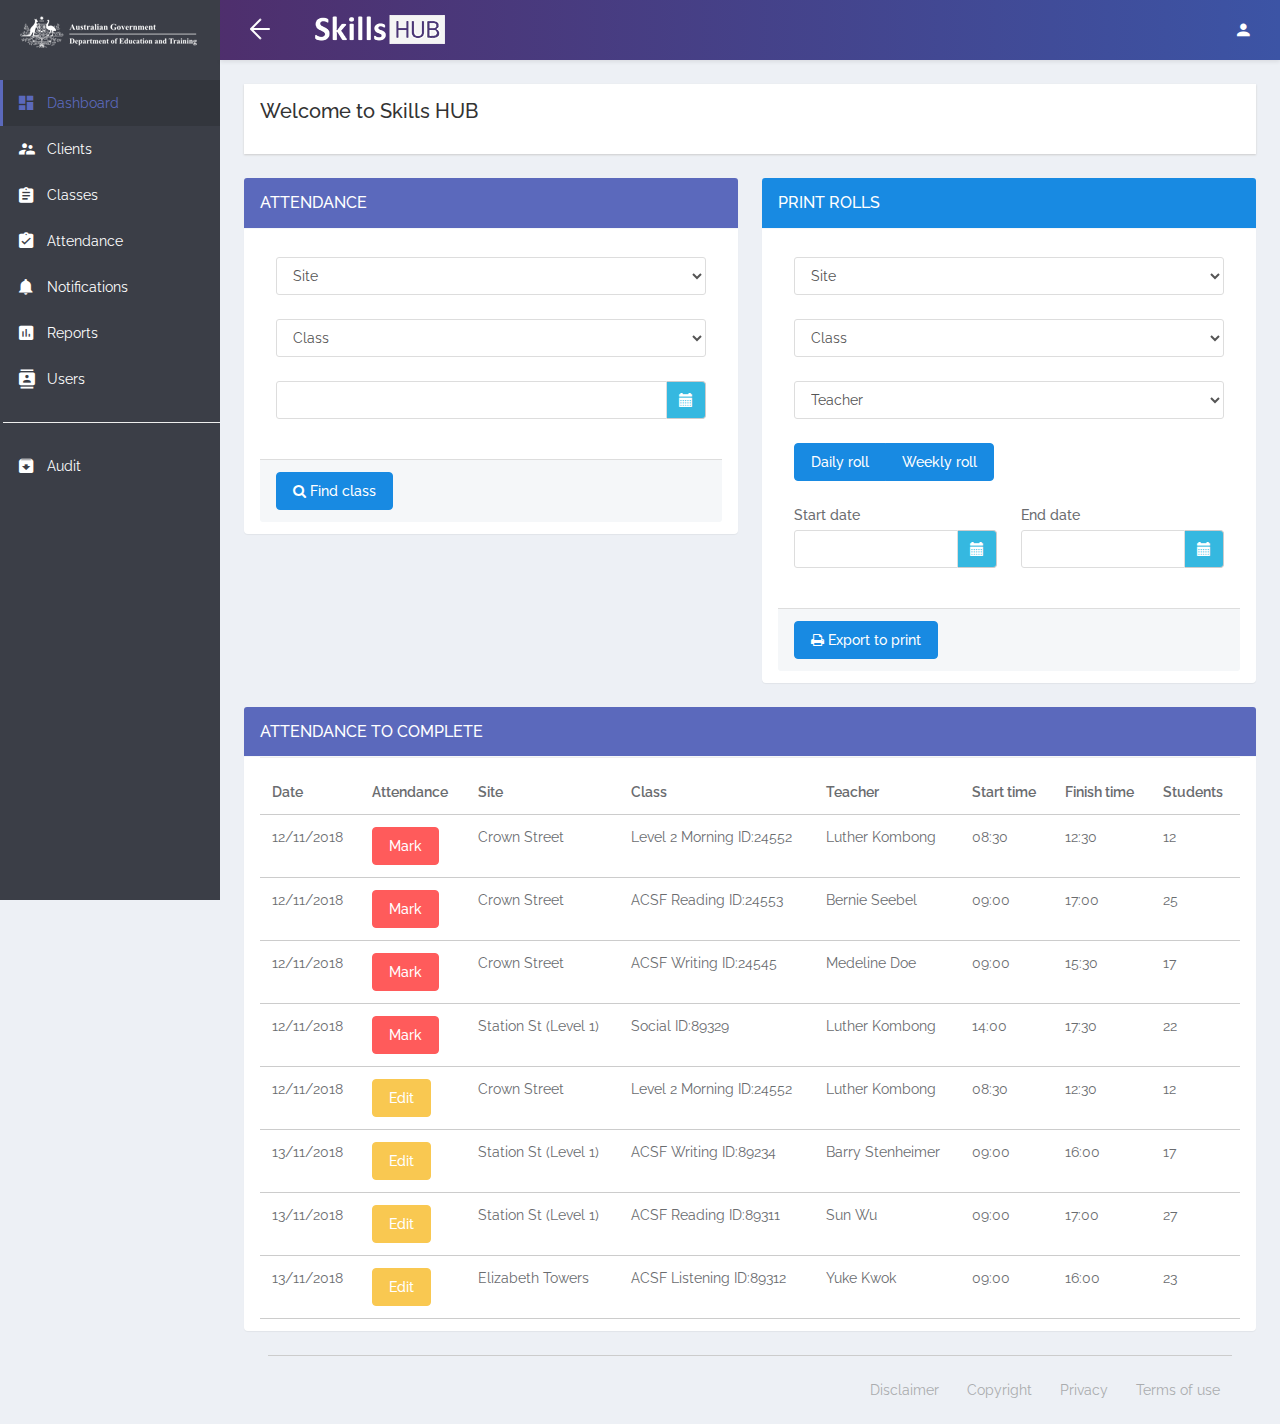
<file: SkillsHUB/index.html>
﻿<!DOCTYPE html>
<html lang="en">
<head>
<meta charset="UTF-8">
<meta http-equiv="X-UA-Compatible" content="IE=edge">
<meta name="viewport" content="width=device-width, initial-scale=1.0, user-scalable=0, minimal-ui">
<meta name="description" content="Admin, Dashboard, Bootstrap" />
<link rel="shortcut icon" sizes="196x196" href="../assets/images/coatofarms.png">
<title>Skills HUB - Attendance</title>
<link rel="stylesheet" href="../libs/bower/font-awesome/css/font-awesome.min.css">
<link rel="stylesheet" href="../libs/bower/material-design-iconic-font/dist/css/material-design-iconic-font.css">
<!-- build:css ../assets/css/app.min.css -->
<link rel="stylesheet" href="../libs/bower/animate-css/animate.min.css">
<link rel="stylesheet" href="../libs/bower/perfect-scrollbar/css/perfect-scrollbar.css">
<link rel="stylesheet" href="../assets/css/bootstrap.css">
<link rel="stylesheet" href="../assets/css/core.css">
<link rel="stylesheet" href="../assets/css/app.css">
<link rel="stylesheet" href="../assets/css/skillsHUB.css">
<!-- endbuild -->
<link rel="stylesheet" href="https://fonts.googleapis.com/css?family=Raleway:400,500,600,700,800,900,300">
<script src="../libs/bower/breakpoints/dist/breakpoints.min.js"></script>
<script>
	Breakpoints();
</script>
</head>

<body class="menubar-left menubar-unfold menubar-dark theme-purple">
    <!--============= start main area -->
    <!-- APP NAVBAR ==========-->
    <nav id="app-navbar" class="navbar navbar-inverse navbar-fixed-top purple in">

        <!-- navbar header -->
        <div class="navbar-header">
            <button type="button" id="menubar-toggle-btn" class="navbar-toggle visible-xs-inline-block navbar-toggle-left hamburger hamburger--collapse js-hamburger"> <span class="sr-only">Toggle navigation</span> <span class="hamburger-box"><span class="hamburger-inner"></span></span> </button>
            <button type="button" class="navbar-toggle navbar-toggle-right collapsed" data-toggle="collapse" data-target="#app-navbar-collapse" aria-expanded="false"> <span class="sr-only">Toggle navigation</span> <span class="zmdi zmdi-hc-lg zmdi-more"></span> </button>
            <button type="button" class="navbar-toggle navbar-toggle-right collapsed" data-toggle="collapse" data-target="#navbar-search" aria-expanded="false"> <span class="sr-only">Toggle navigation</span> <span class="zmdi zmdi-hc-lg zmdi-search"></span> </button>
            <a href="index.html" class="navbar-brand"> <img alt="" class="brand-icon" src="../assets/images/logo-gov_banner1.png" /> <img alt="" class="brand-name dashboard-banner-gov pull-right" src="../assets/images/logo-gov_banner2.png" /> </a>
        </div>
        <!-- .navbar-header -->

        <div class="navbar-container container-fluid">
            <div class="collapse navbar-collapse" id="app-navbar-collapse">
                <ul class="nav navbar-toolbar navbar-toolbar-left navbar-left">
                    <li class="hidden-float hidden-menubar-top"> <a href="javascript:void(0)" role="button" id="menubar-fold-btn" class="hamburger hamburger--arrowalt is-active js-hamburger"> <span class="hamburger-box"><span class="hamburger-inner"></span></span> </a> </li>
                    <li> <a href="index.html"><img class="dashboard-banner-logo" alt="" src="../assets/images/logo-skillshub_sml_neg.png" /></a> </li>
                </ul>
                <ul class="nav navbar-toolbar navbar-toolbar-right navbar-right">
                    <li class="dropdown">
                        <a href="javascript:void(0)" class="dropdown-toggle" data-toggle="dropdown" role="button" aria-haspopup="true" aria-expanded="false"><i class="zmdi zmdi-hc-lg zmdi-account"></i></a>
                        <ul class="dropdown-menu">
                            <li><a href="javascript:void(0)"><i class="zmdi m-r-md zmdi-hc-lg zmdi-account-box"></i>My Profile</a></li>
                            <li><a href="javascript:void(0)"><i class="zmdi m-r-md zmdi-hc-lg zmdi-sign-in"></i>Sign out</a></li>
                        </ul>
                    </li>
                </ul>
            </div>
        </div>
        <!-- navbar-container -->
    </nav>
    <!--========== END app navbar -->
    <!-- APP ASIDE ==========-->
    <aside id="menubar" class="menubar in dark">
        <div class="menubar-scroll">
            <div class="menubar-scroll-inner">
                <ul class="app-menu">
                    <li> <a href="index.html"> <i class="menu-icon zmdi zmdi-view-dashboard zmdi-hc-lg"></i> <span class="menu-text">Dashboard</span> </a> </li>
                    <li> <a href="#"> <i class="menu-icon zmdi zmdi-accounts-alt zmdi-hc-lg"></i> <span class="menu-text">Clients</span> </a> </li>
                    <li> <a href="#"> <i class="menu-icon zmdi zmdi-assignment zmdi-hc-lg"></i> <span class="menu-text">Classes</span> </a> </li>
                    <li> <a href="#"> <i class="menu-icon zmdi zmdi-assignment-check zmdi-hc-lg"></i> <span class="menu-text">Attendance</span> </a> </li>
                    <li> <a href="#"> <i class="menu-icon zmdi zmdi-notifications zmdi-hc-lg"></i> <span class="menu-text">Notifications</span> </a> </li>
                    <li> <a href="#"> <i class="menu-icon zmdi zmdi-chart zmdi-hc-lg"></i> <span class="menu-text">Reports</span> </a> </li>
                    <li> <a href="#"> <i class="menu-icon zmdi zmdi-accounts-list-alt zmdi-hc-lg"></i> <span class="menu-text">Users</span> </a> </li>
                    <li class="menu-separator">
                        <hr>
                    </li>
                    <li> <a href="#"> <i class="menu-icon zmdi zmdi-archive zmdi-hc-lg"></i> <span class="menu-text">Audit</span> </a> </li>
                </ul>
                <!-- .app-menu -->
            </div>
            <!-- .menubar-scroll-inner -->
        </div>
        <!-- .menubar-scroll -->
    </aside>
    <!--========== END app aside -->
    <!-- navbar search -->
    <div id="navbar-search" class="navbar-search collapse">
        <div class="navbar-search-inner">
            <form action="#">
                <span class="search-icon"><i class="fa fa-search"></i></span>
                <input class="search-field" type="search" placeholder="search..." />
            </form>
            <button type="button" class="search-close" data-toggle="collapse" data-target="#navbar-search" aria-expanded="false"> <i class="fa fa-close"></i> </button>
        </div>
        <div class="navbar-search-backdrop" data-toggle="collapse" data-target="#navbar-search" aria-expanded="false"></div>
    </div>
    <!-- .navbar-search -->
    <!-- APP MAIN ==========-->
    <main id="app-main" class="app-main">
        <div class="wrap">
            <section class="app-content">
                <div class="row">
                    <div class="col-md-12">
                        <div class="widget p-md clearfix">
                            <div class="pull-left">
                                <h3 class="widget-title">Welcome to Skills HUB</h3>
                                <!--<small class="text-color">Message to go here</small> -->
                            </div>
                        </div>
                        <!-- .widget -->
                    </div>
                    <!--	      <div class="col-md-4 col-sm-4">
                    <div class="panel panel-primary">
                                                <div class="panel-heading">
                                                    <h4 class="panel-title">Register client</h4>
                                                </div>
                                                <div class="panel-body">
                                                    <p>Text to go here</p>
                                                </div>
                                            </div>
                    </div>-->
                    <div class="col-md-6">
                        <div class="panel panel-purple">
                            <div class="panel-heading">
                                <h4 class="panel-title">Attendance</h4>
                            </div>
                            <div class="panel-body">
                                <div class="widget-body">
                                    <form>
                                        <div class="row">
                                            <div class="form-group col-md-12">
                                                <select class="form-control att-class-full">
                                                    <option>Site</option>
                                                    <option>Crown Street</option>
                                                    <option disabled>Station St (Level 1)</option>
                                                    <option disabled>Elizabeth Towers</option>
                                                </select>
                                            </div>
                                            <div class="form-group col-md-12">
                                                <select class="form-control att-class-full">
                                                    <option>Class</option>
                                                    <option>Level 2 Morning ID:24552</option>
                                                    <option disabled>ACSF Reading ID:24552</option>
                                                    <option disabled>ACSF Reading ID:24553</option>
                                                    <option disabled>ACSF Writing ID:24545</option>
                                                    <option disabled>ACSF Writing ID:24524</option>
                                                    <option disabled>ACSF Listening ID:24525</option>
                                                    <option disabled>ACSF Listening ID:24526</option>
                                                </select>
                                            </div>
                                            <div class="form-group col-md-12">
                                                <div class="input-group date" id="datetimepicker2" data-options="{ viewMode: 'years', format: 'DD/MM/YYYY' }" data-plugin="datetimepicker">
                                                    <input class="form-control" type="text">
                                                    <span class="input-group-addon bg-info text-white"> <span class="glyphicon glyphicon-calendar"></span> </span>
                                                </div>
                                            </div>
                                        </div>
                                    </form>
                                </div>
                                <div class="panel-footer">
                                    <button type="button" class="btn btn-primary btnView"><i class="fa fa-search"></i> Find class</button>
                                </div>
                            </div>
                        </div>
                        <!-- .widget -->
                    </div>
                    <div class="col-md-6">
                        <div class="panel panel-primary">
                            <div class="panel-heading">
                                <h4 class="panel-title">Print Rolls</h4>
                            </div>
                            <div class="panel-body">
                                <div class="widget-body">
                                    <form>
                                        <div class="row">
                                            <div class="form-group col-md-12">
                                                <select class="form-control att-class-full">
                                                    <option>Site</option>
                                                    <option>Crown Street</option>
                                                    <option disabled>Station St (Level 1)</option>
                                                    <option disabled>Elizabeth Towers</option>
                                                </select>
                                            </div>
                                            <div class="form-group col-md-12">
                                                <select class="form-control att-class-full">
                                                    <option>Class</option>
                                                    <option>Level 2 Morning ID:24552</option>
                                                    <option disabled>ACSF Reading ID:24552</option>
                                                    <option disabled>ACSF Reading ID:24553</option>
                                                    <option disabled>ACSF Writing ID:24545</option>
                                                    <option disabled>ACSF Writing ID:24524</option>
                                                    <option disabled>ACSF Listening ID:24525</option>
                                                    <option disabled>ACSF Listening ID:24526</option>
                                                </select>
                                            </div>
                                            <div class="form-group col-md-12">
                                                <select class="form-control ">
                                                    <option>Teacher</option>
                                                    <option>Luther Kombong</option>
                                                    <option disabled>Bernie Seebel</option>
                                                    <option disabled>Medeline Doe</option>
                                                </select>
                                            </div>
                                            <div class="form-group col-md-12">
                                                <div class="btn-group btn-block" data-toggle="buttons">
                                                    <label for="" class="btn btn-primary">
                                                        <input type="radio">
                                                        Daily roll
                                                    </label>
                                                    <label for="" class="btn btn-primary">
                                                        <input type="radio">
                                                        Weekly roll
                                                    </label>
                                                </div>
                                            </div>
                                        </div>
                                        <div class="row">
                                            <div class="form-group col-md-6">
                                                <label for="datetimepicker4">Start date</label>
                                                <div class="input-group date" id="datetimepicker3" data-options="{ viewMode: 'years', format: 'DD/MM/YYYY' }" data-plugin="datetimepicker">
                                                    <input class="form-control" type="text">
                                                    <span class="input-group-addon bg-info text-white"> <span class="glyphicon glyphicon-calendar"></span> </span>
                                                </div>
                                            </div>
                                            <div class="form-group col-md-6">
                                                <label for="datetimepicker4">End date</label>
                                                <div class="input-group date" id="datetimepicker4" data-options="{ viewMode: 'years', format: 'DD/MM/YYYY' }" data-plugin="datetimepicker">
                                                    <input class="form-control" type="text">
                                                    <span class="input-group-addon bg-info text-white"> <span class="glyphicon glyphicon-calendar"></span> </span>
                                                </div>
                                            </div>
                                        </div>
                                    </form>
                                </div>
                                <form>
                                    <div class="panel-footer">
                                        <button type="button" class="btn btn-primary" data-toggle="modal" data-target="#printModal"><i class="fa fa-print"></i> Export to print</button>
                                    </div>
                                </form>
                            </div>
                        </div>
                        <!-- .widget -->
                    </div>
                </div>
                <!-- .row -->

                <div class="row">
                    <div class="col-md-12">
                        <div class="panel panel-purple">
                            <header class="panel-heading">
                                <h4 class="panel-title">Attendance to complete</h4>
                            </header>
                            <!-- .widget-header -->
                            <hr class="widget-separator">
                            <div class="panel-body">
                                <div class="table-responsive">
                                    <table id="default-datatable" class="table table-hover" cellspacing="0" width="100%">
                                        <thead>
                                            <tr>
                                                <th>Date</th>
                                                <th>Attendance</th>
                                                <th>Site</th>
                                                <th>Class</th>
                                                <th>Teacher</th>
                                                <th>Start time</th>
                                                <th>Finish time</th>
                                                <th>Students</th>
                                            </tr>
                                        </thead>
                                        <!--            <tfoot>
                                        <tr>
                                          <th>Date</th>
                                          <th>Attendance</th>
                                          <th>Site</th>
                                          <th>Class</th>
                                          <th>Delivery</th>
                                          <th>Teacher</th>
                                          <th>Start time</th>
                                          <th>Finish time</th>
                                          <th>Students</th>
                                        </tr>
                                          </tfoot>-->
                                        <tbody>
                                            <tr>
                                                <td>12/11/2018</td>
                                                <td><button class="btn btn-danger btnView" type="button">Mark</button></td>
                                                <td>Crown Street </td>
                                                <td>Level 2 Morning ID:24552</td>
                                                <td>Luther Kombong</td>
                                                <td>08:30</td>
                                                <td>12:30</td>
                                                <td>12</td>
                                            </tr>
                                            <tr>
                                                <td>12/11/2018</td>
                                                <td><button class="btn btn-danger btnView" type="button">Mark</button></td>
                                                <td>Crown Street </td>
                                                <td>ACSF Reading ID:24553 </td>
                                                <td>Bernie Seebel</td>
                                                <td>09:00</td>
                                                <td>17:00</td>
                                                <td>25</td>
                                            </tr>
                                            <tr>
                                                <td>12/11/2018</td>
                                                <td><button class="btn btn-danger btnView" type="button">Mark</button></td>
                                                <td>Crown Street </td>
                                                <td>ACSF Writing ID:24545</td>
                                                <td>Medeline Doe</td>
                                                <td>09:00</td>
                                                <td>15:30</td>
                                                <td>17</td>
                                            </tr>
                                            <tr>
                                                <td>12/11/2018</td>
                                                <td><button class="btn btn-danger btnView" type="button">Mark</button></td>
                                                <td>Station St (Level 1)</td>
                                                <td>Social ID:89329</td>
                                                <td>Luther Kombong</td>
                                                <td>14:00</td>
                                                <td>17:30</td>
                                                <td>22</td>
                                            </tr>
                                            <tr>
                                                <td>12/11/2018</td>
                                                <td><button class="btn btn-warning btnView2" type="button">Edit</button></td>
                                                <td>Crown Street </td>
                                                <td>Level 2 Morning ID:24552</td>
                                                <td>Luther Kombong</td>
                                                <td>08:30</td>
                                                <td>12:30</td>
                                                <td>12</td>
                                            </tr>
                                            <tr>
                                                <td>13/11/2018</td>
                                                <td><button class="btn btn-warning btnView2" type="button">Edit</button></td>
                                                <td>Station St (Level 1) </td>
                                                <td>ACSF Writing  ID:89234</td>
                                                <td>Barry Stenheimer</td>
                                                <td>09:00</td>
                                                <td>16:00</td>
                                                <td>17</td>
                                            </tr>
                                            <tr>
                                                <td>13/11/2018</td>
                                                <td><button class="btn btn-warning btnView2" type="button">Edit</button></td>
                                                <td>Station St (Level 1) </td>
                                                <td>ACSF Reading  ID:89311</td>
                                                <td>Sun Wu</td>
                                                <td>09:00</td>
                                                <td>17:00</td>
                                                <td>27</td>
                                            </tr>
                                            <tr>
                                                <td>13/11/2018</td>
                                                <td><button class="btn btn-warning btnView2" type="button">Edit</button></td>
                                                <td>Elizabeth Towers </td>
                                                <td>ACSF Listening  ID:89312</td>
                                                <td>Yuke Kwok</td>
                                                <td>09:00</td>
                                                <td>16:00</td>
                                                <td>23</td>
                                            </tr>
                                        </tbody>
                                    </table>
                                </div>
                            </div>
                            <!-- .widget-body -->
                        </div>
                        <!-- .widget -->
                    </div>
                </div>
                <!-- .row -->
                <!-- .wrap -->
                <!-- APP FOOTER -->
                <div class="wrap p-t-0">
                    <footer class="app-footer">
                        <div class="clearfix">
                            <ul class="footer-menu pull-right">
                                <li><a href="#">Disclaimer</a></li>
                                <li><a href="#">Copyright</a></li>
                                <li><a href="#">Privacy</a></li>
                                <li><a href="#">Terms of use</a></li>
                            </ul>
                        </div>
                    </footer>
                </div>
                <!-- /#app-footer -->
            </section>
        </div>
    </main>

    <!-- Print modal -->
    <div class="modal fade" id="printModal" tabindex="-1" role="dialog">
        <div class="modal-dialog">
            <div class="modal-content">
                <div class="modal-header">
                    <button type="button" class="close" data-dismiss="modal" aria-label="Close"><span aria-hidden="true">&times;</span></button>
                    <h4 class="modal-title">Print roll</h4>
                </div>
                <div class="modal-body">
                    <a href="#"><img src="../assets/images/icon-pdf_sml.png" alt="" /> Open PDF file for printing</a>

                </div>
                <div class="modal-footer">
                    <button type="button" data-dismiss="modal" class="btn btn-default"><i class="fa fa-close"></i> Close </button>
                </div>
            </div>
            <!-- /.modal-content -->
        </div>
        <!-- /.modal-dialog -->
    </div>
    <!-- /.modal -->
    <!--========== END app main -->
    <!-- APP CUSTOMIZER -->
    <!-- #app-customizer -->
    <!-- SIDE PANEL -->
    <!-- /#side-panel -->
    <!-- build:js ../assets/js/core.min.js -->
    <script src="../libs/bower/jquery/dist/jquery.js"></script>
    <script src="../libs/bower/jquery-ui/jquery-ui.min.js"></script>
    <script src="../libs/bower/jQuery-Storage-API/jquery.storageapi.min.js"></script>
    <script src="../libs/bower/bootstrap-sass/assets/javascripts/bootstrap.js"></script>
    <script src="../libs/bower/jquery-slimscroll/jquery.slimscroll.js"></script>
    <script src="../libs/bower/perfect-scrollbar/js/perfect-scrollbar.jquery.js"></script>
    <script src="../libs/bower/bootstrap-timepicker/js/bootstrap-timepicker.js"></script>
    <script src="../assets/js/library.js"></script>
    <script src="../assets/js/plugins.js"></script>
    <script src="../assets/js/app.js"></script>
    <script src="../libs/bower/moment/moment.js"></script>
    <script>
        // Sign in
        $('.btnView').click(function () {
            window.location.href = 'Attendance_AMEP.html';
        });
    </script>
    <script>
        // Sign in
        $('.btnView2').click(function () {
            window.location.href = 'Attendance_AMEP_part.html';
        });
    </script>
</body>
</html>
</file>
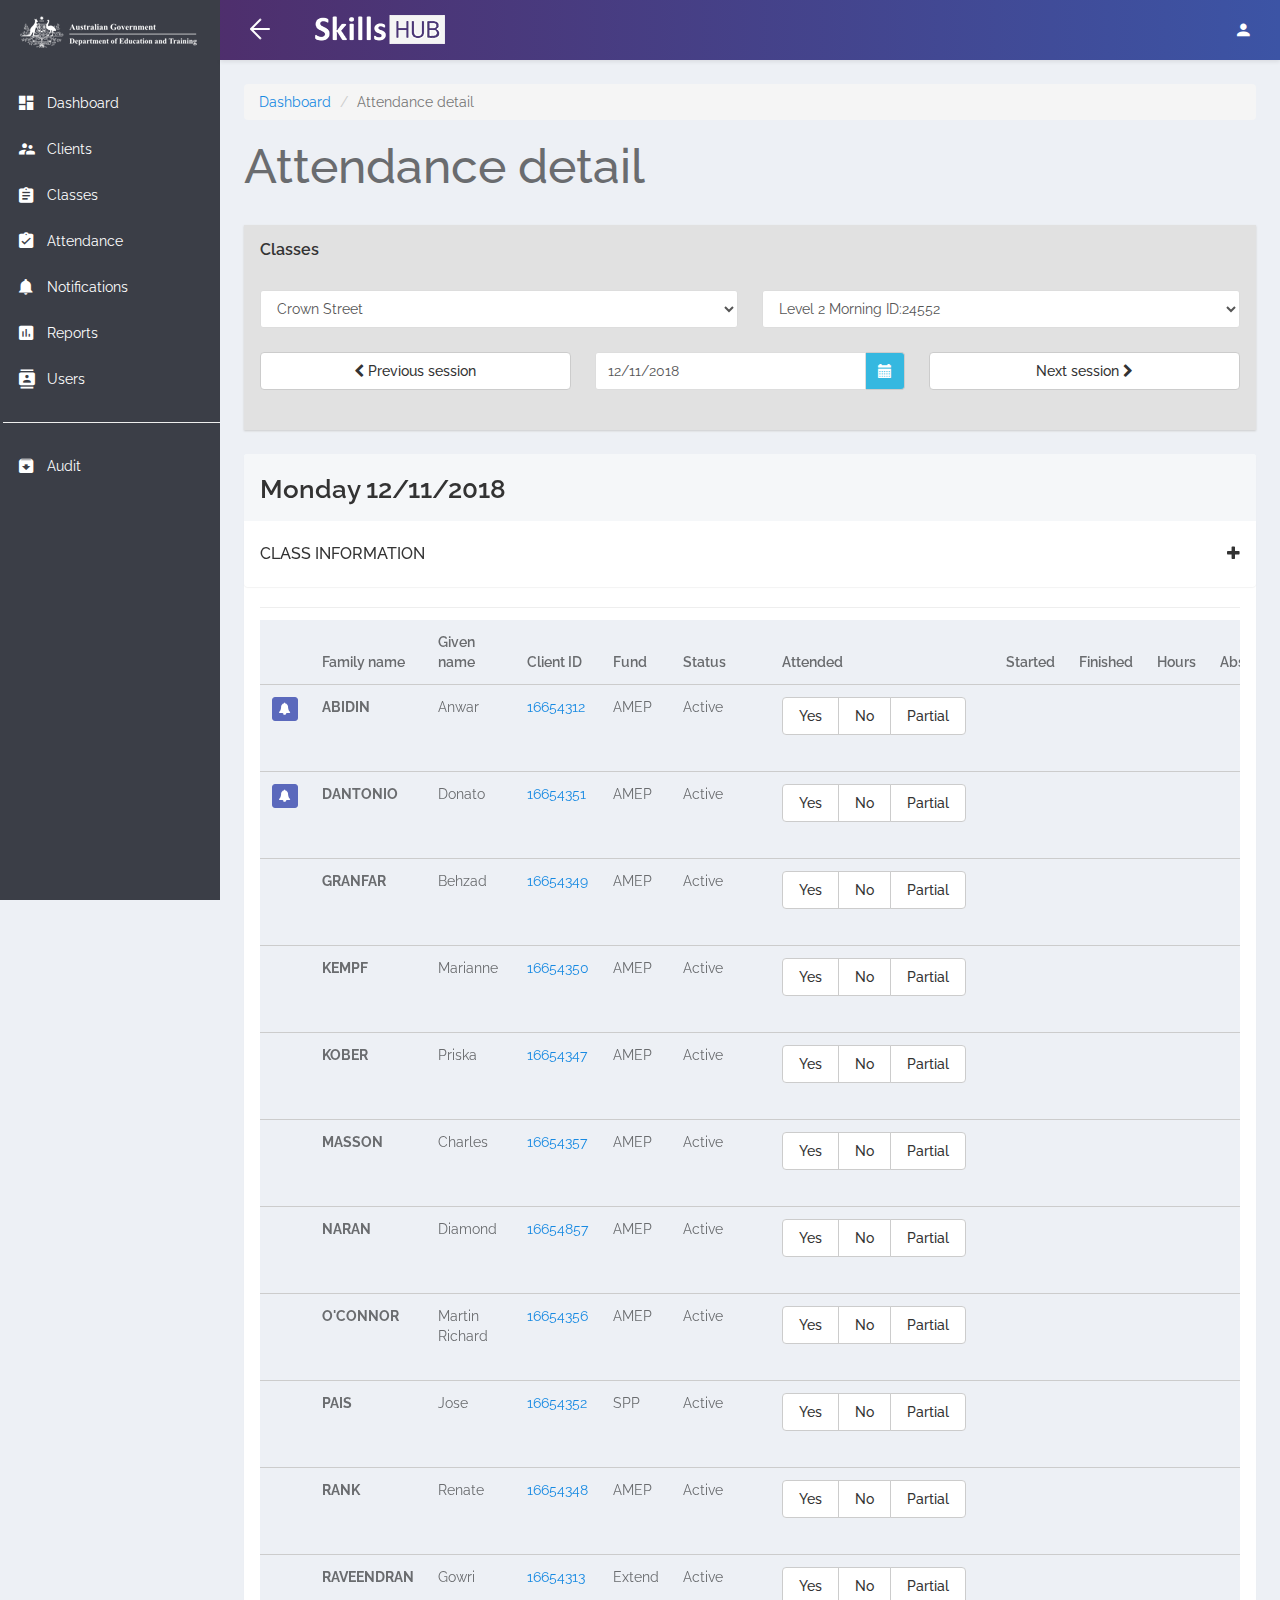
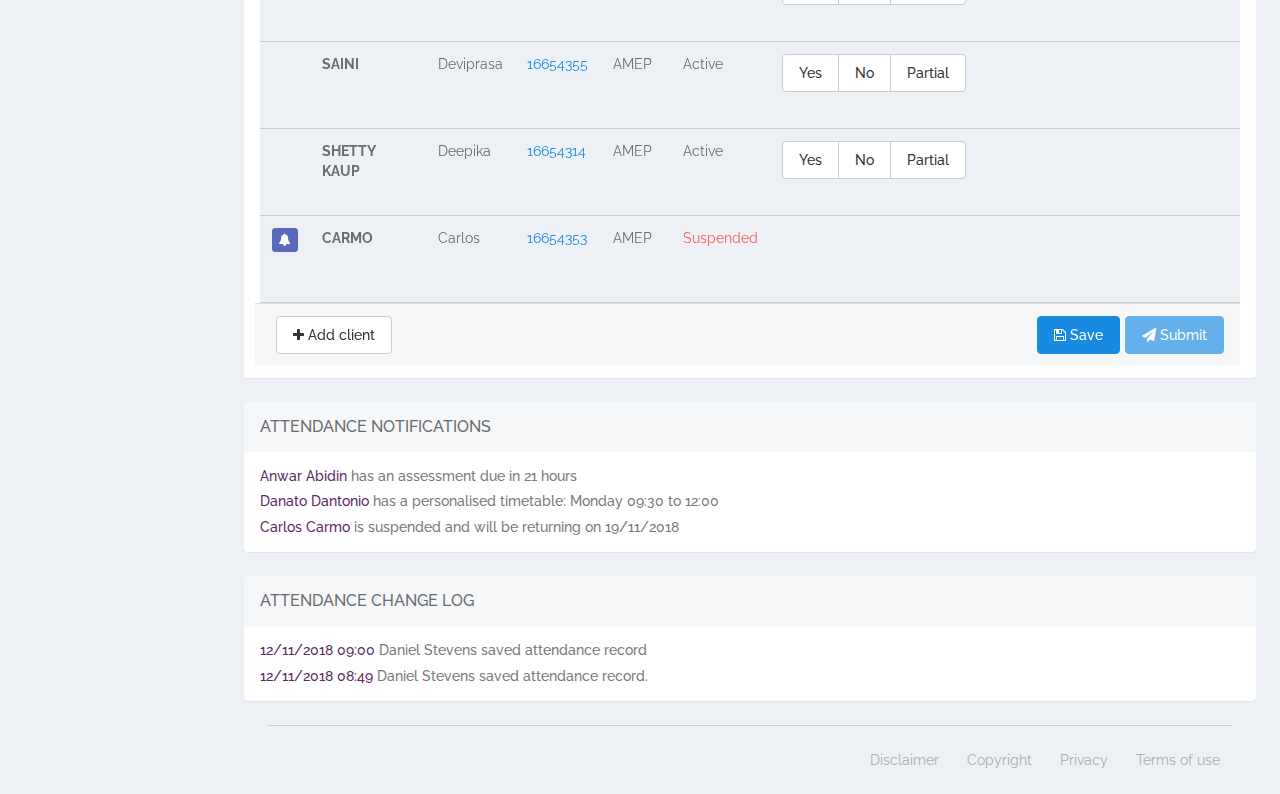
<file: SkillsHUB/Attendance_AMEP.html>
﻿<!DOCTYPE html>
<html lang="en">
<head>
<meta charset="UTF-8">
<meta http-equiv="X-UA-Compatible" content="IE=edge">
<meta name="viewport" content="width=device-width, initial-scale=1.0, user-scalable=0, minimal-ui">
<meta name="description" content="Admin, Dashboard, Bootstrap" />
<link rel="shortcut icon" sizes="196x196" href="../assets/images/coatofarms.png">
<title>Skills HUB - Attendance</title>
<link rel="stylesheet" href="../libs/bower/font-awesome/css/font-awesome.min.css">
<link rel="stylesheet" href="../libs/bower/material-design-iconic-font/dist/css/material-design-iconic-font.css">
<!-- build:css ../assets/css/app.min.css -->
<link rel="stylesheet" href="../libs/bower/animate-css/animate.min.css">
<link rel="stylesheet" href="../libs/bower/fullcalendar/dist/fullcalendar.min.css">
<link rel="stylesheet" href="../libs/bower/perfect-scrollbar/css/perfect-scrollbar.css">
<link rel="stylesheet" href="../assets/css/bootstrap.css">
<link rel="stylesheet" href="../assets/css/core.css">
<link rel="stylesheet" href="../assets/css/app.css">
<link rel="stylesheet" href="../assets/css/skillsHUB.css">
<!-- endbuild -->
<link rel="stylesheet" href="https://fonts.googleapis.com/css?family=Raleway:400,500,600,700,800,900,300">
<script src="../libs/bower/breakpoints/dist/breakpoints.min.js"></script>
<script>
	Breakpoints();
</script>
</head>

<body class="menubar-left menubar-unfold menubar-dark theme-purple">
<!--============= start main area --> 
<!-- APP NAVBAR ==========-->
<nav id="app-navbar" class="navbar navbar-inverse navbar-fixed-top purple in"> 
  
  <!-- navbar header -->
  <div class="navbar-header">
    <button type="button" id="menubar-toggle-btn" class="navbar-toggle visible-xs-inline-block navbar-toggle-left hamburger hamburger--collapse js-hamburger"> <span class="sr-only">Toggle navigation</span> <span class="hamburger-box"><span class="hamburger-inner"></span></span> </button>
    <button type="button" class="navbar-toggle navbar-toggle-right collapsed" data-toggle="collapse" data-target="#app-navbar-collapse" aria-expanded="false"> <span class="sr-only">Toggle navigation</span> <span class="zmdi zmdi-hc-lg zmdi-more"></span> </button>
    <button type="button" class="navbar-toggle navbar-toggle-right collapsed" data-toggle="collapse" data-target="#navbar-search" aria-expanded="false"> <span class="sr-only">Toggle navigation</span> <span class="zmdi zmdi-hc-lg zmdi-search"></span> </button>
    <a href="index.html" class="navbar-brand"> <img alt="" class="brand-icon" src="../assets/images/logo-gov_banner1.png" /> <img alt="" class="brand-name dashboard-banner-gov pull-right" src="../assets/images/logo-gov_banner2.png" /> </a> </div>
  <!-- .navbar-header -->
  
  <div class="navbar-container container-fluid">
    <div class="collapse navbar-collapse" id="app-navbar-collapse">
      <ul class="nav navbar-toolbar navbar-toolbar-left navbar-left">
        <li class="hidden-float hidden-menubar-top"> <a href="javascript:void(0)" role="button" id="menubar-fold-btn" class="hamburger hamburger--arrowalt is-active js-hamburger"> <span class="hamburger-box"><span class="hamburger-inner"></span></span> </a> </li>
        <li> <a href="index.html"><img class="dashboard-banner-logo" alt="" src="../assets/images/logo-skillshub_sml_neg.png" /></a> </li>
      </ul>
      <ul class="nav navbar-toolbar navbar-toolbar-right navbar-right">
        <li class="dropdown"> <a href="javascript:void(0)" class="dropdown-toggle" data-toggle="dropdown" role="button" aria-haspopup="true" aria-expanded="false"><i class="zmdi zmdi-hc-lg zmdi-account"></i></a>
          <ul class="dropdown-menu">
            <li><a href="javascript:void(0)"><i class="zmdi m-r-md zmdi-hc-lg zmdi-account-box"></i>My Profile</a></li>
            <li><a href="javascript:void(0)"><i class="zmdi m-r-md zmdi-hc-lg zmdi-sign-in"></i>Sign out</a></li>
          </ul>
        </li>
      </ul>
    </div>
  </div>
  <!-- navbar-container --> 
</nav>
<!--========== END app navbar --> 
<!-- APP ASIDE ==========-->
<aside id="menubar" class="menubar in dark">
  <div class="menubar-scroll">
    <div class="menubar-scroll-inner">
      <ul class="app-menu">
        <li> <a href="index.html"> <i class="menu-icon zmdi zmdi-view-dashboard zmdi-hc-lg"></i> <span class="menu-text">Dashboard</span> </a> </li>
        <li> <a href="#"> <i class="menu-icon zmdi zmdi-accounts-alt zmdi-hc-lg"></i> <span class="menu-text">Clients</span> </a> </li>
        <li> <a href="#"> <i class="menu-icon zmdi zmdi-assignment zmdi-hc-lg"></i> <span class="menu-text">Classes</span> </a> </li>
        <li> <a href="#"> <i class="menu-icon zmdi zmdi-assignment-check zmdi-hc-lg"></i> <span class="menu-text">Attendance</span> </a> </li>
        <li> <a href="#"> <i class="menu-icon zmdi zmdi-notifications zmdi-hc-lg"></i> <span class="menu-text">Notifications</span> </a> </li>
        <li> <a href="#"> <i class="menu-icon zmdi zmdi-chart zmdi-hc-lg"></i> <span class="menu-text">Reports</span> </a> </li>
        <li> <a href="#"> <i class="menu-icon zmdi zmdi-accounts-list-alt zmdi-hc-lg"></i> <span class="menu-text">Users</span> </a> </li>
        <li class="menu-separator">
          <hr>
        </li>
        <li> <a href="#"> <i class="menu-icon zmdi zmdi-archive zmdi-hc-lg"></i> <span class="menu-text">Audit</span> </a> </li>
      </ul>
      <!-- .app-menu --> 
    </div>
    <!-- .menubar-scroll-inner --> 
  </div>
  <!-- .menubar-scroll --> 
</aside>
<!--========== END app aside --> 
<!-- navbar search -->
<div id="navbar-search" class="navbar-search collapse">
  <div class="navbar-search-inner">
    <form action="#">
      <span class="search-icon"><i class="fa fa-search"></i></span>
      <input class="search-field" type="search" placeholder="search..." />
    </form>
    <button type="button" class="search-close" data-toggle="collapse" data-target="#navbar-search" aria-expanded="false"> <i class="fa fa-close"></i> </button>
  </div>
  <div class="navbar-search-backdrop" data-toggle="collapse" data-target="#navbar-search" aria-expanded="false"></div>
</div>
<!-- .navbar-search --> 
<!-- APP MAIN ==========-->
<main id="app-main" class="app-main in">
  <div class="wrap">
    <section class="app-content">
      <nav aria-label="breadcrumb">
        <ol class="breadcrumb">
          <li class="breadcrumb-item"><a href="index.html">Dashboard</a></li>
          <li class="breadcrumb-item active" aria-current="page">Attendance detail</li>
        </ol>
      </nav>
      <div class="m-b-xl">
        <h1 style="font-size: 48px;">Attendance detail</h1>
      </div>
      <div class="row">
        <div class="col-md-12">
          <div class="widget background-grey">
            <header class="widget-header">
              <h4 class="widget-title">Classes</h4>
            </header>
            <!-- .widget-header -->
            <div class="widget-body">
              <form>
                <div class="row">
                  <div class="form-group col-md-6">
                    <select class="form-control att-class-full">
                      <option>Site</option>
                      <option selected>Crown Street</option>
                      <option>Station St (Level 1)</option>
                      <option>Elizabeth Towers</option>
                    </select>
                  </div>
                  <div class="form-group col-md-6">
                    <select class="form-control att-class-full">
                      <option>Class</option>
                        <option selected>Level 2 Morning ID:24552</option>
                        <option>ACSF Reading ID:24552</option>
                        <option>ACSF Reading ID:24553</option>
                        <option>ACSF Writing ID:24545</option>
                        <option>ACSF Writing ID:24524</option>
                        <option>ACSF Listening ID:24525</option>
                        <option>ACSF Listening ID:24526</option>
                    </select>
                  </div>
                </div>
                <div class="row">
                  <div class="form-group col-sm-4"> <a class="btn mw-md btn-default btn-block" href="#"><i class="fa fa-chevron-left"></i> Previous session</a> </div>
                  <div class="form-group col-sm-4">
                    <div class="input-group date" id="datetimepicker2" data-plugin="datetimepicker" data-options="{ format: 'DD/MM/YYYY', defaultDate: '11/12/2018' }">
                      <input class="form-control" type="text">
                      <span class="input-group-addon bg-info text-white"> <span class="glyphicon glyphicon-calendar"></span> </span> </div>
                  </div>
                  <div class="form-group col-sm-4"> <a class="btn mw-md btn-default btn-block" href="#">Next session <i class="fa fa-chevron-right"></i></a> </div>
                </div>
              </form>
            </div>
          </div>
        </div>
      </div>
      <div class="row">
        <div class="col-md-12">
          <div class="panel panel-default">
            <header class="panel-heading">
              <h4 class="widget-title attendance-day-title">Monday 12/11/2018</h4>
            </header>
            <div class="panel-group accordion" id="accordion" role="tablist" aria-multiselectable="true">
              <div class="panel panel-default">
                <div class="panel-heading" id="heading-1" role="tab"> <a class="accordion-toggle" role="button" aria-expanded="false" aria-controls="collapse-1" href="#collapse-1" data-toggle="collapse" data-parent="#accordion">
                  <h4 class="panel-title">Class information</h4>
                  <i class="fa acc-switch"></i> </a> </div>
                <div class="panel-collapse collapse" id="collapse-1" role="tabpanel" aria-expanded="true" aria-labelledby="heading-1">
                  <div class="panel-body">
                    <div class="row">
                      <div class="col-md-12">
                        <table class="table">
                          <tr>
                            <th>Teacher</th>
                            <th>Start date</th>
                            <th>End date</th>
                          </tr>
                          <tr>
                            <td>Luther Kombong</td>
                            <td>3/9/2018</td>
                            <td>30/11/2018</td>
                          </tr>
                        </table>
                      </div>
                    </div>
                    <hr class="widget-separator">
                    <br>
                    <div class="row">
                      <div class="col-md-12">
                        <table class="table">
                          <thead>
                            <tr>
                              <th>Timetable</th>
                              <th>Mon</th>
                              <th>Tue</th>
                              <th>Wed</th>
                              <th>Thu</th>
                              <th>Fri</th>
                              <th>Sat</th>
                              <th>Sun</th>
                            </tr>
                          </thead>
                          <tbody>
                            <tr>
                              <th scope="row">From</th>
                              <td>08:30</td>
                              <td></td>
                              <td>08:30</td>
                              <td></td>
                              <td>08:30</td>
                              <td></td>
                              <td></td>
                            </tr>
                            <tr>
                              <th scope="row">To</th>
                              <td>12:30</td>
                              <td></td>
                              <td>12:30</td>
                              <td></td>
                              <td>12:30</td>
                              <td></td>
                              <td></td>
                            </tr>
                            <tr>
                              <th scope="row">Break 1</th>
                              <td>10:00 to 10:15</td>
                              <td></td>
                              <td>10:00 to 10:15</td>
                              <td></td>
                              <td>10:00 to 10:15</td>
                              <td></td>
                              <td></td>
                            </tr>
                          </tbody>
                        </table>
                      </div>
                    </div>
                  </div>
                </div>
              </div>
            </div>
            <!-- .widget-header -->
            <hr class="widget-separator">
            <div class="panel-body">
              <div class="table table-responsive">
                <table id="default-datatable" class="table table-hover" cellspacing="0" width="100%">
                  <thead>
                    <tr>
                      <th></th>
                      <th>Family name</th>
                      <th>Given name</th>
                      <th>Client ID</th>
                      <th>Fund</th>
                      <th>Status</th>
                      <th>Attended</th>
                      <th>Started</th>
                      <th>Finished</th>
                      <th>Hours</th>
                      <th>Absence</th>
                      <th class="text-right">Actions</th>
                    </tr>
                  </thead>
                  <!--            <tfoot>
		  <tr>
			<th>Date</th>
			<th>Attendance</th>
			<th>Site</th>
			<th>Class</th>
			<th>Delivery</th>
			<th>Teacher</th>
			<th>Start time</th>
			<th>Finish time</th>
			<th>Students</th>
		  </tr>
			</tfoot>-->
                  <tbody>

                      <!-- ROW ITEM -->
                      <tr>
                          <td><button class="btn btn-purple btn-xs" type="button" data-toggle="tooltip" title="Assessment due in 21 hours"><i class="fa fa-bell"></i></button></td>
                          <td class="familycolumn"><strong>Abidin</strong></td>
                          <td>Anwar</td>
                          <td><a href="#" data-toggle="modal" data-target="#clientModal">16654312</a></td>
                          <td>AMEP</td>
                          <td>Active</td>
                          <td>
                              <div name="btn-group-1" class="btn-group att-grp" role="group" aria-label="...">
                                  <button type="button" class="btn btn-default btn-yes" id="divtestbtn">Yes</button>
                                  <button type="button" class="btn btn-default btn-no" id="divtestbtn2">No</button>
                                  <button type="button" class="btn btn-default btn-partial" id="divtestbtn3">Partial</button>
                              </div>
                          </td>
                          <td>
                              <div class="input-group bootstrap-timepicker timepicker timepickerfixed" id="divtestdiv1" style="display: none;">
                                  <input id="timepicker1" type="text" class="form-control input-small" data-plugin="timepicker" data-show-inputs="false" data-show-meridian="false" value="08:30">
                                  <span class="input-group-addon bg-info"><i class="glyphicon glyphicon-time"></i></span>
                              </div>
                          </td>
                          <td>
                              <div class="input-group bootstrap-timepicker timepicker timepickerfixed" id="divtestdiv2" style="display: none;">
                                  <input id="timepicker2" type="text" class="form-control input-small" data-plugin="timepicker" data-show-inputs="false" data-show-meridian="false" value="12:30">
                                  <span class="input-group-addon bg-info"><i class="glyphicon glyphicon-time"></i></span>
                              </div>
                          </td>
                          <td>
                              <div id="divtestdiv3" style="display: none;">3.75</div>
                              <div id="divtestdiv3b" style="display: none;">0</div>
                              <div id="divtestdiv3c" style="display: none;">3.75</div>
                          </td>
                          <td>
                              <div class="form-group" id="divtestdiv4" style="display: none;">
                                  <select class="form-control att-reason">
                                      <option></option>
                                      <option>Approved - employment</option>
                                      <option>Approved - illness</option>
                                      <option>Approved - family commitments</option>
                                      <option>Approved - absence from Australia</option>
                                      <option>Approved - absence from Australia</option>
                                      <option>Approved - cultural or religious</option>
                                      <option>Approved - appointments</option>
                                      <option>Approved - other </option>
                                      <option>Unapproved</option>
                                  </select>
                              </div>
                          </td>
                          <td class="text-right">
                              <div class="form-group" name="actions">
                                  <select class="form-control att-action">
                                      <option></option>
                                      <option>Add virtual training hours</option>
                                      <option>Add unscheduled break time</option>
                                      <option>Add future absence</option>
                                      <option>Add note</option>
                                  </select>
                              </div>
                          </td>
                      </tr>
                      <!-- END ROW ITEM -->
                      <!-- ROW ITEM -->
                      <tr>
                          <td><button class="btn btn-purple btn-xs" type="button" data-toggle="tooltip" title="Personalised timetable: Monday 09:30 to 12:00"><i class="fa fa-bell"></i></button></td>
                          <td class="familycolumn"><strong>Dantonio</strong></td>
                          <td>Donato</td>
                          <td><a href="#" data-toggle="modal" data-target="#clientModal">16654351</a></td>
                          <td>AMEP</td>
                          <td>Active</td>
                          <td>
                              <div name="btn-group-1" class="btn-group att-grp" role="group" aria-label="...">
                                  <button type="button" class="btn btn-default btn-yes" id="divtestbtn">Yes</button>
                                  <button type="button" class="btn btn-default btn-no" id="divtestbtn2">No</button>
                                  <button type="button" class="btn btn-default btn-partial" id="divtestbtn3">Partial</button>
                              </div>
                          </td>
                          <td>
                              <div class="input-group bootstrap-timepicker timepicker timepickerfixed" id="divtestdiv1" style="display: none;">
                                  <input id="timepicker1" type="text" class="form-control input-small" data-plugin="timepicker" data-show-inputs="false" data-show-meridian="false" value="09:30">
                                  <span class="input-group-addon bg-info"><i class="glyphicon glyphicon-time"></i></span>
                              </div>
                          </td>
                          <td>
                              <div class="input-group bootstrap-timepicker timepicker timepickerfixed" id="divtestdiv2" style="display: none;">
                                  <input id="timepicker2" type="text" class="form-control input-small" data-plugin="timepicker" data-show-inputs="false" data-show-meridian="false" value="12:00">
                                  <span class="input-group-addon bg-info"><i class="glyphicon glyphicon-time"></i></span>
                              </div>
                          </td>
                          <td>
                              <div id="divtestdiv3" style="display: none;">2.25</div>
                              <div id="divtestdiv3b" style="display: none;">0</div>
                              <div id="divtestdiv3c" style="display: none;">2.25</div>
                          </td>
                          <td>
                              <div class="form-group" id="divtestdiv4" style="display: none;">
                                  <select class="form-control att-reason">
                                      <option></option>
                                      <option>Approved - employment</option>
                                      <option>Approved - illness</option>
                                      <option>Approved - family commitments</option>
                                      <option>Approved - absence from Australia</option>
                                      <option>Approved - absence from Australia</option>
                                      <option>Approved - cultural or religious</option>
                                      <option>Approved - appointments</option>
                                      <option>Approved - other </option>
                                      <option>Unapproved</option>
                                  </select>
                              </div>
                          </td>
                          <td class="text-right">
                              <div class="form-group" name="actions">
                                  <select class="form-control att-action">
                                      <option></option>
                                      <option>Add virtual training hours</option>
                                      <option>Add unscheduled break time</option>
                                      <option>Add future absence</option>
                                      <option>Add note</option>
                                  </select>
                              </div>
                          </td>
                      </tr>
                      <!-- END ROW ITEM -->
                      <!-- ROW ITEM -->
                      <tr>
                          <td></td>
                          <td class="familycolumn"><strong>Granfar</strong></td>
                          <td>Behzad</td>
                          <td><a href="#" data-toggle="modal" data-target="#clientModal">16654349</a></td>
                          <td>AMEP</td>
                          <td>Active</td>
                          <td>
                              <div name="btn-group-1" class="btn-group att-grp" role="group" aria-label="..." id="mainbtns">
                                  <button type="button" class="btn btn-default btn-yes" id="divtestbtn">Yes</button>
                                  <button type="button" class="btn btn-default btn-no" id="divtestbtn2">No</button>
                                  <button type="button" class="btn btn-default btn-partial" id="divtestbtn3">Partial</button>
                              </div>
                          </td>
                          <td>
                              <div class="input-group bootstrap-timepicker timepicker timepickerfixed" id="divtestdiv1" style="display: none;">
                                  <input id="timepicker1" type="text" class="form-control input-small" data-plugin="timepicker" data-show-inputs="false" data-show-meridian="false" value="08:30">
                                  <span class="input-group-addon bg-info"><i class="glyphicon glyphicon-time"></i></span>
                              </div>
                          </td>
                          <td>
                              <div class="input-group bootstrap-timepicker timepicker timepickerfixed" id="divtestdiv2" style="display: none;">
                                  <input id="timepicker2" type="text" class="form-control input-small" data-plugin="timepicker" data-show-inputs="false" data-show-meridian="false" value="12:30">
                                  <span class="input-group-addon bg-info"><i class="glyphicon glyphicon-time"></i></span>
                              </div>
                          </td>
                          <td>
                              <div id="divtestdiv3" style="display: none;">3.75</div>
                              <div id="divtestdiv3b" style="display: none;">0</div>
                              <div id="divtestdiv3c" style="display: none;">3.75</div>
                          </td>
                          <td>
                              <div class="form-group" id="divtestdiv4" style="display: none;">
                                  <select class="form-control att-reason">
                                      <option></option>
                                      <option>Approved - employment</option>
                                      <option>Approved - illness</option>
                                      <option>Approved - family commitments</option>
                                      <option>Approved - absence from Australia</option>
                                      <option>Approved - absence from Australia</option>
                                      <option>Approved - cultural or religious</option>
                                      <option>Approved - appointments</option>
                                      <option>Approved - other </option>
                                      <option>Unapproved</option>
                                  </select>
                              </div>
                          </td>
                          <td class="text-right">
                              <div class="form-group" name="actions">
                                  <select class="form-control att-action">
                                      <option></option>
                                      <option>Add virtual training hours</option>
                                      <option>Add unscheduled break time</option>
                                      <option>Add future absence</option>
                                      <option>Add note</option>
                                  </select>
                              </div>
                          </td>
                      </tr>
                      <!-- END ROW ITEM -->
                      <!-- ROW ITEM -->
                      <tr>
                          <td></td>
                          <td class="familycolumn"><strong>Kempf</strong></td>
                          <td>Marianne</td>
                          <td><a href="#" data-toggle="modal" data-target="#clientModal">16654350</a></td>
                          <td>AMEP</td>
                          <td>Active</td>
                          <td>
                              <div name="btn-group-1" class="btn-group att-grp" role="group" aria-label="...">
                                  <button type="button" class="btn btn-default btn-yes" id="divtestbtn">Yes</button>
                                  <button type="button" class="btn btn-default btn-no" id="divtestbtn2">No</button>
                                  <button type="button" class="btn btn-default btn-partial" id="divtestbtn3">Partial</button>
                              </div>
                          </td>
                          <td>
                              <div class="input-group bootstrap-timepicker timepicker timepickerfixed" id="divtestdiv1" style="display: none;">
                                  <input id="timepicker1" type="text" class="form-control input-small" data-plugin="timepicker" data-show-inputs="false" data-show-meridian="false" value="08:30">
                                  <span class="input-group-addon bg-info"><i class="glyphicon glyphicon-time"></i></span>
                              </div>
                          </td>
                          <td>
                              <div class="input-group bootstrap-timepicker timepicker timepickerfixed" id="divtestdiv2" style="display: none;">
                                  <input id="timepicker2" type="text" class="form-control input-small" data-plugin="timepicker" data-show-inputs="false" data-show-meridian="false" value="12:30">
                                  <span class="input-group-addon bg-info"><i class="glyphicon glyphicon-time"></i></span>
                              </div>
                          </td>
                          <td>
                              <div id="divtestdiv3" style="display: none;">3.75</div>
                              <div id="divtestdiv3b" style="display: none;">0</div>
                              <div id="divtestdiv3c" style="display: none;">3.75</div>
                          </td>
                          <td>
                              <div class="form-group" id="divtestdiv4" style="display: none;">
                                  <select class="form-control att-reason">
                                      <option></option>
                                      <option>Approved - employment</option>
                                      <option>Approved - illness</option>
                                      <option>Approved - family commitments</option>
                                      <option>Approved - absence from Australia</option>
                                      <option>Approved - absence from Australia</option>
                                      <option>Approved - cultural or religious</option>
                                      <option>Approved - appointments</option>
                                      <option>Approved - other </option>
                                      <option>Unapproved</option>
                                  </select>
                              </div>
                          </td>
                          <td class="text-right">
                              <div class="form-group" name="actions">
                                  <select class="form-control att-action">
                                      <option></option>
                                      <option>Add virtual training hours</option>
                                      <option>Add unscheduled break time</option>
                                      <option>Add future absence</option>
                                      <option>Add note</option>
                                  </select>
                              </div>
                          </td>
                      </tr>
                      <!-- END ROW ITEM -->
                      <!-- ROW ITEM -->
                      <tr>
                          <td></td>
                          <td class="familycolumn"><strong>Kober</strong></td>
                          <td>Priska</td>
                          <td><a href="#" data-toggle="modal" data-target="#clientModal">16654347</a></td>
                          <td>AMEP</td>
                          <td>Active</td>
                          <td>
                              <div name="btn-group-1" class="btn-group att-grp" role="group" aria-label="...">
                                  <button type="button" class="btn btn-default btn-yes" id="divtestbtn">Yes</button>
                                  <button type="button" class="btn btn-default btn-no" id="divtestbtn2">No</button>
                                  <button type="button" class="btn btn-default btn-partial" id="divtestbtn3">Partial</button>
                              </div>
                          </td>
                          <td>
                              <div class="input-group bootstrap-timepicker timepicker timepickerfixed" id="divtestdiv1" style="display: none;">
                                  <input id="timepicker1" type="text" class="form-control input-small" data-plugin="timepicker" data-show-inputs="false" data-show-meridian="false" value="08:30">
                                  <span class="input-group-addon bg-info"><i class="glyphicon glyphicon-time"></i></span>
                              </div>
                          </td>
                          <td>
                              <div class="input-group bootstrap-timepicker timepicker timepickerfixed" id="divtestdiv2" style="display: none;">
                                  <input id="timepicker2" type="text" class="form-control input-small" data-plugin="timepicker" data-show-inputs="false" data-show-meridian="false" value="12:30">
                                  <span class="input-group-addon bg-info"><i class="glyphicon glyphicon-time"></i></span>
                              </div>
                          </td>
                          <td>
                              <div id="divtestdiv3" style="display: none;">3.75</div>
                              <div id="divtestdiv3b" style="display: none;">0</div>
                              <div id="divtestdiv3c" style="display: none;">3.75</div>
                          </td>
                          <td>
                              <div class="form-group" id="divtestdiv4" style="display: none;">
                                  <select class="form-control att-reason">
                                      <option></option>
                                      <option>Approved - employment</option>
                                      <option>Approved - illness</option>
                                      <option>Approved - family commitments</option>
                                      <option>Approved - absence from Australia</option>
                                      <option>Approved - absence from Australia</option>
                                      <option>Approved - cultural or religious</option>
                                      <option>Approved - appointments</option>
                                      <option>Approved - other </option>
                                      <option>Unapproved</option>
                                  </select>
                              </div>
                          </td>
                          <td class="text-right">
                              <div class="form-group" name="actions">
                                  <select class="form-control att-action">
                                      <option></option>
                                      <option>Add virtual training hours</option>
                                      <option>Add unscheduled break time</option>
                                      <option>Add future absence</option>
                                      <option>Add note</option>
                                  </select>
                              </div>
                          </td>
                      </tr>
                      <!-- END ROW ITEM -->
                      <!-- ROW ITEM -->
                      <tr>
                          <td></td>
                          <td class="familycolumn"><strong>Masson</strong></td>
                          <td>Charles</td>
                          <td><a href="#" data-toggle="modal" data-target="#clientModal">16654357</a></td>
                          <td>AMEP</td>
                          <td>Active</td>
                          <td>
                              <div name="btn-group-1" class="btn-group att-grp" role="group" aria-label="...">
                                  <button type="button" class="btn btn-default btn-yes" id="divtestbtn">Yes</button>
                                  <button type="button" class="btn btn-default btn-no" id="divtestbtn2">No</button>
                                  <button type="button" class="btn btn-default btn-partial" id="divtestbtn3">Partial</button>
                              </div>
                          </td>
                          <td>
                              <div class="input-group bootstrap-timepicker timepicker timepickerfixed" id="divtestdiv1" style="display: none;">
                                  <input id="timepicker1" type="text" class="form-control input-small" data-plugin="timepicker" data-show-inputs="false" data-show-meridian="false" value="08:30">
                                  <span class="input-group-addon bg-info"><i class="glyphicon glyphicon-time"></i></span>
                              </div>
                          </td>
                          <td>
                              <div class="input-group bootstrap-timepicker timepicker timepickerfixed" id="divtestdiv2" style="display: none;">
                                  <input id="timepicker2" type="text" class="form-control input-small" data-plugin="timepicker" data-show-inputs="false" data-show-meridian="false" value="12:30">
                                  <span class="input-group-addon bg-info"><i class="glyphicon glyphicon-time"></i></span>
                              </div>
                          </td>
                          <td>
                              <div id="divtestdiv3" style="display: none;">3.75</div>
                              <div id="divtestdiv3b" style="display: none;">0</div>
                              <div id="divtestdiv3c" style="display: none;">3.75</div>
                          </td>
                          <td>
                              <div class="form-group" id="divtestdiv4" style="display: none;">
                                  <select class="form-control att-reason">
                                      <option></option>
                                      <option>Approved - employment</option>
                                      <option>Approved - illness</option>
                                      <option>Approved - family commitments</option>
                                      <option>Approved - absence from Australia</option>
                                      <option>Approved - absence from Australia</option>
                                      <option>Approved - cultural or religious</option>
                                      <option>Approved - appointments</option>
                                      <option>Approved - other </option>
                                      <option>Unapproved</option>
                                  </select>
                              </div>
                          </td>
                          <td class="text-right">
                              <div class="form-group" name="actions">
                                  <select class="form-control att-action">
                                      <option></option>
                                      <option>Add virtual training hours</option>
                                      <option>Add unscheduled break time</option>
                                      <option>Add future absence</option>
                                      <option>Add note</option>
                                  </select>
                              </div>
                          </td>
                      </tr>
                      <!-- END ROW ITEM -->
                      <!-- ROW ITEM -->
                      <tr>
                          <td></td>
                          <td class="familycolumn"><strong>Naran</strong></td>
                          <td>Diamond</td>
                          <td><a href="#" data-toggle="modal" data-target="#clientModal">16654857</a></td>
                          <td>AMEP</td>
                          <td>Active</td>
                          <td>
                              <div name="btn-group-1" class="btn-group att-grp" role="group" aria-label="...">
                                  <button type="button" class="btn btn-default btn-yes" id="divtestbtn">Yes</button>
                                  <button type="button" class="btn btn-default btn-no" id="divtestbtn2">No</button>
                                  <button type="button" class="btn btn-default btn-partial" id="divtestbtn3">Partial</button>
                              </div>
                          </td>
                          <td>
                              <div class="input-group bootstrap-timepicker timepicker timepickerfixed" id="divtestdiv1" style="display: none;">
                                  <input id="timepicker1" type="text" class="form-control input-small" data-plugin="timepicker" data-show-inputs="false" data-show-meridian="false" value="08:30">
                                  <span class="input-group-addon bg-info"><i class="glyphicon glyphicon-time"></i></span>
                              </div>
                          </td>
                          <td>
                              <div class="input-group bootstrap-timepicker timepicker timepickerfixed" id="divtestdiv2" style="display: none;">
                                  <input id="timepicker2" type="text" class="form-control input-small" data-plugin="timepicker" data-show-inputs="false" data-show-meridian="false" value="12:30">
                                  <span class="input-group-addon bg-info"><i class="glyphicon glyphicon-time"></i></span>
                              </div>
                          </td>
                          <td>
                              <div id="divtestdiv3" style="display: none;">3.75</div>
                              <div id="divtestdiv3b" style="display: none;">0</div>
                              <div id="divtestdiv3c" style="display: none;">3.75</div>
                          </td>
                          <td>
                              <div class="form-group" id="divtestdiv4" style="display: none;">
                                  <select class="form-control att-reason">
                                      <option></option>
                                      <option>Approved - employment</option>
                                      <option>Approved - illness</option>
                                      <option>Approved - family commitments</option>
                                      <option>Approved - absence from Australia</option>
                                      <option>Approved - absence from Australia</option>
                                      <option>Approved - cultural or religious</option>
                                      <option>Approved - appointments</option>
                                      <option>Approved - other </option>
                                      <option>Unapproved</option>
                                  </select>
                              </div>
                          </td>
                          <td class="text-right">
                              <div class="form-group" name="actions">
                                  <select class="form-control att-action">
                                      <option></option>
                                      <option>Add virtual training hours</option>
                                      <option>Add unscheduled break time</option>
                                      <option>Add future absence</option>
                                      <option>Add note</option>
                                  </select>
                              </div>
                          </td>
                      </tr>
                      <!-- END ROW ITEM -->
                      <!-- ROW ITEM -->
                      <tr>
                          <td></td>
                          <td class="familycolumn"><strong>O'Connor </strong></td>
                          <td>Martin Richard </td>
                          <td><a href="#" data-toggle="modal" data-target="#clientModal">16654356</a></td>
                          <td>AMEP</td>
                          <td>Active</td>
                          <td>
                              <div name="btn-group-1" class="btn-group att-grp" role="group" aria-label="...">
                                  <button type="button" class="btn btn-default btn-yes" id="divtestbtn">Yes</button>
                                  <button type="button" class="btn btn-default btn-no" id="divtestbtn2">No</button>
                                  <button type="button" class="btn btn-default btn-partial" id="divtestbtn3">Partial</button>
                              </div>
                          </td>
                          <td>
                              <div class="input-group bootstrap-timepicker timepicker timepickerfixed" id="divtestdiv1" style="display: none;">
                                  <input id="timepicker1" type="text" class="form-control input-small" data-plugin="timepicker" data-show-inputs="false" data-show-meridian="false" value="08:30">
                                  <span class="input-group-addon bg-info"><i class="glyphicon glyphicon-time"></i></span>
                              </div>
                          </td>
                          <td>
                              <div class="input-group bootstrap-timepicker timepicker timepickerfixed" id="divtestdiv2" style="display: none;">
                                  <input id="timepicker2" type="text" class="form-control input-small" data-plugin="timepicker" data-show-inputs="false" data-show-meridian="false" value="12:30">
                                  <span class="input-group-addon bg-info"><i class="glyphicon glyphicon-time"></i></span>
                              </div>
                          </td>
                          <td>
                              <div id="divtestdiv3" style="display: none;">3.75</div>
                              <div id="divtestdiv3b" style="display: none;">0</div>
                              <div id="divtestdiv3c" style="display: none;">3.75</div>
                          </td>
                          <td>
                              <div class="form-group" id="divtestdiv4" style="display: none;">
                                  <select class="form-control att-reason">
                                      <option></option>
                                      <option>Approved - employment</option>
                                      <option>Approved - illness</option>
                                      <option>Approved - family commitments</option>
                                      <option>Approved - absence from Australia</option>
                                      <option>Approved - absence from Australia</option>
                                      <option>Approved - cultural or religious</option>
                                      <option>Approved - appointments</option>
                                      <option>Approved - other </option>
                                      <option>Unapproved</option>
                                  </select>
                              </div>
                          </td>
                          <td class="text-right">
                              <div class="form-group" name="actions">
                                  <select class="form-control att-action">
                                      <option></option>
                                      <option>Add virtual training hours</option>
                                      <option>Add unscheduled break time</option>
                                      <option>Add future absence</option>
                                      <option>Add note</option>
                                  </select>
                              </div>
                          </td>
                      </tr>
                      <!-- END ROW ITEM -->
                      <!-- ROW ITEM -->
                      <tr>
                          <td></td>
                          <td class="familycolumn"><strong>Pais </strong></td>
                          <td>Jose </td>
                          <td><a href="#" data-toggle="modal" data-target="#clientModal">16654352</a></td>
                          <td>SPP</td>
                          <td>Active</td>
                          <td>
                              <div name="btn-group-1" class="btn-group att-grp" role="group" aria-label="...">
                                  <button type="button" class="btn btn-default btn-yes" id="divtestbtn">Yes</button>
                                  <button type="button" class="btn btn-default btn-no" id="divtestbtn2">No</button>
                                  <button type="button" class="btn btn-default btn-partial" id="divtestbtn3">Partial</button>
                              </div>
                          </td>
                          <td>
                              <div class="input-group bootstrap-timepicker timepicker timepickerfixed" id="divtestdiv1" style="display: none;">
                                  <input id="timepicker1" type="text" class="form-control input-small" data-plugin="timepicker" data-show-inputs="false" data-show-meridian="false" value="08:30">
                                  <span class="input-group-addon bg-info"><i class="glyphicon glyphicon-time"></i></span>
                              </div>
                          </td>
                          <td>
                              <div class="input-group bootstrap-timepicker timepicker timepickerfixed" id="divtestdiv2" style="display: none;">
                                  <input id="timepicker2" type="text" class="form-control input-small" data-plugin="timepicker" data-show-inputs="false" data-show-meridian="false" value="12:30">
                                  <span class="input-group-addon bg-info"><i class="glyphicon glyphicon-time"></i></span>
                              </div>
                          </td>
                          <td>
                              <div id="divtestdiv3" style="display: none;">3.75</div>
                              <div id="divtestdiv3b" style="display: none;">0</div>
                              <div id="divtestdiv3c" style="display: none;">3.75</div>
                          </td>
                          <td>
                              <div class="form-group" id="divtestdiv4" style="display: none;">
                                  <select class="form-control att-reason">
                                      <option></option>
                                      <option>Approved - employment</option>
                                      <option>Approved - illness</option>
                                      <option>Approved - family commitments</option>
                                      <option>Approved - absence from Australia</option>
                                      <option>Approved - absence from Australia</option>
                                      <option>Approved - cultural or religious</option>
                                      <option>Approved - appointments</option>
                                      <option>Approved - other </option>
                                      <option>Unapproved</option>
                                  </select>
                              </div>
                          </td>
                          <td class="text-right">
                              <div class="form-group" name="actions">
                                  <select class="form-control att-action">
                                      <option></option>
                                      <option>Add virtual training hours</option>
                                      <option>Add unscheduled break time</option>
                                      <option>Add future absence</option>
                                      <option>Add note</option>
                                  </select>
                              </div>
                          </td>
                      </tr>
                      <!-- END ROW ITEM -->
                      <!-- ROW ITEM -->
                      <tr>
                          <td></td>
                          <td class="familycolumn"><strong>Rank </strong></td>
                          <td>Renate</td>
                          <td><a href="#" data-toggle="modal" data-target="#clientModal">16654348</a></td>
                          <td>AMEP</td>
                          <td>Active</td>
                          <td>
                              <div name="btn-group-1" class="btn-group att-grp" role="group" aria-label="...">
                                  <button type="button" class="btn btn-default btn-yes" id="divtestbtn">Yes</button>
                                  <button type="button" class="btn btn-default btn-no" id="divtestbtn2">No</button>
                                  <button type="button" class="btn btn-default btn-partial" id="divtestbtn3">Partial</button>
                              </div>
                          </td>
                          <td>
                              <div class="input-group bootstrap-timepicker timepicker timepickerfixed" id="divtestdiv1" style="display: none;">
                                  <input id="timepicker1" type="text" class="form-control input-small" data-plugin="timepicker" data-show-inputs="false" data-show-meridian="false" value="08:30">
                                  <span class="input-group-addon bg-info"><i class="glyphicon glyphicon-time"></i></span>
                              </div>
                          </td>
                          <td>
                              <div class="input-group bootstrap-timepicker timepicker timepickerfixed" id="divtestdiv2" style="display: none;">
                                  <input id="timepicker2" type="text" class="form-control input-small" data-plugin="timepicker" data-show-inputs="false" data-show-meridian="false" value="12:30">
                                  <span class="input-group-addon bg-info"><i class="glyphicon glyphicon-time"></i></span>
                              </div>
                          </td>
                          <td>
                              <div id="divtestdiv3" style="display: none;">3.75</div>
                              <div id="divtestdiv3b" style="display: none;">0</div>
                              <div id="divtestdiv3c" style="display: none;">3.75</div>
                          </td>
                          <td>
                              <div class="form-group" id="divtestdiv4" style="display: none;">
                                  <select class="form-control att-reason">
                                      <option></option>
                                      <option>Approved - employment</option>
                                      <option>Approved - illness</option>
                                      <option>Approved - family commitments</option>
                                      <option>Approved - absence from Australia</option>
                                      <option>Approved - absence from Australia</option>
                                      <option>Approved - cultural or religious</option>
                                      <option>Approved - appointments</option>
                                      <option>Approved - other </option>
                                      <option>Unapproved</option>
                                  </select>
                              </div>
                          </td>
                          <td class="text-right">
                              <div class="form-group" name="actions">
                                  <select class="form-control att-action">
                                      <option></option>
                                      <option>Add virtual training hours</option>
                                      <option>Add unscheduled break time</option>
                                      <option>Add future absence</option>
                                      <option>Add note</option>
                                  </select>
                              </div>
                          </td>
                      </tr>
                      <!-- END ROW ITEM -->
                      <!-- ROW ITEM -->
                      <tr>
                          <td></td>
                          <td class="familycolumn"><strong>RAVEENDRAN</strong></td>
                          <td>Gowri</td>
                          <td><a href="#" data-toggle="modal" data-target="#clientModal">16654313</a></td>
                          <td>Extend</td>
                          <td>Active</td>
                          <td>
                              <div name="btn-group-1" class="btn-group att-grp" role="group" aria-label="...">
                                  <button type="button" class="btn btn-default btn-yes" id="divtestbtn">Yes</button>
                                  <button type="button" class="btn btn-default btn-no" id="divtestbtn2">No</button>
                                  <button type="button" class="btn btn-default btn-partial" id="divtestbtn3">Partial</button>
                              </div>
                          </td>
                          <td>
                              <div class="input-group bootstrap-timepicker timepicker timepickerfixed" id="divtestdiv1" style="display: none;">
                                  <input id="timepicker1" type="text" class="form-control input-small" data-plugin="timepicker" data-show-inputs="false" data-show-meridian="false" value="08:30">
                                  <span class="input-group-addon bg-info"><i class="glyphicon glyphicon-time"></i></span>
                              </div>
                          </td>
                          <td>
                              <div class="input-group bootstrap-timepicker timepicker timepickerfixed" id="divtestdiv2" style="display: none;">
                                  <input id="timepicker2" type="text" class="form-control input-small" data-plugin="timepicker" data-show-inputs="false" data-show-meridian="false" value="12:30">
                                  <span class="input-group-addon bg-info"><i class="glyphicon glyphicon-time"></i></span>
                              </div>
                          </td>
                          <td>
                              <div id="divtestdiv3" style="display: none;">3.75</div>
                              <div id="divtestdiv3b" style="display: none;">0</div>
                              <div id="divtestdiv3c" style="display: none;">3.75</div>
                          </td>
                          <td>
                              <div class="form-group" id="divtestdiv4" style="display: none;">
                                  <select class="form-control att-reason">
                                      <option></option>
                                      <option>Approved - employment</option>
                                      <option>Approved - illness</option>
                                      <option>Approved - family commitments</option>
                                      <option>Approved - absence from Australia</option>
                                      <option>Approved - absence from Australia</option>
                                      <option>Approved - cultural or religious</option>
                                      <option>Approved - appointments</option>
                                      <option>Approved - other </option>
                                      <option>Unapproved</option>
                                  </select>
                              </div>
                          </td>
                          <td class="text-right">
                              <div class="form-group" name="actions">
                                  <select class="form-control att-action">
                                      <option></option>
                                      <option>Add virtual training hours</option>
                                      <option>Add unscheduled break time</option>
                                      <option>Add future absence</option>
                                      <option>Add note</option>
                                  </select>
                              </div>
                          </td>
                      </tr>
                      <!-- END ROW ITEM -->
                      <!-- ROW ITEM -->
                      <tr>
                          <td></td>
                          <td class="familycolumn"><strong>Saini</strong></td>
                          <td>Deviprasa</td>
                          <td><a href="#" data-toggle="modal" data-target="#clientModal">16654355</a></td>
                          <td>AMEP</td>
                          <td>Active</td>
                          <td>
                              <div name="btn-group-1" class="btn-group att-grp" role="group" aria-label="...">
                                  <button type="button" class="btn btn-default btn-yes" id="divtestbtn">Yes</button>
                                  <button type="button" class="btn btn-default btn-no" id="divtestbtn2">No</button>
                                  <button type="button" class="btn btn-default btn-partial" id="divtestbtn3">Partial</button>
                              </div>
                          </td>
                          <td>
                              <div class="input-group bootstrap-timepicker timepicker timepickerfixed" id="divtestdiv1" style="display: none;">
                                  <input id="timepicker1" type="text" class="form-control input-small" data-plugin="timepicker" data-show-inputs="false" data-show-meridian="false" value="08:30">
                                  <span class="input-group-addon bg-info"><i class="glyphicon glyphicon-time"></i></span>
                              </div>
                          </td>
                          <td>
                              <div class="input-group bootstrap-timepicker timepicker timepickerfixed" id="divtestdiv2" style="display: none;">
                                  <input id="timepicker2" type="text" class="form-control input-small" data-plugin="timepicker" data-show-inputs="false" data-show-meridian="false" value="12:30">
                                  <span class="input-group-addon bg-info"><i class="glyphicon glyphicon-time"></i></span>
                              </div>
                          </td>
                          <td>
                              <div id="divtestdiv3" style="display: none;">3.75</div>
                              <div id="divtestdiv3b" style="display: none;">0</div>
                              <div id="divtestdiv3c" style="display: none;">3.75</div>
                          </td>
                          <td>
                              <div class="form-group" id="divtestdiv4" style="display: none;">
                                  <select class="form-control att-reason">
                                      <option></option>
                                      <option>Approved - employment</option>
                                      <option>Approved - illness</option>
                                      <option>Approved - family commitments</option>
                                      <option>Approved - absence from Australia</option>
                                      <option>Approved - absence from Australia</option>
                                      <option>Approved - cultural or religious</option>
                                      <option>Approved - appointments</option>
                                      <option>Approved - other </option>
                                      <option>Unapproved</option>
                                  </select>
                              </div>
                          </td>
                          <td class="text-right">
                              <div class="form-group" name="actions">
                                  <select class="form-control att-action">
                                      <option></option>
                                      <option>Add virtual training hours</option>
                                      <option>Add unscheduled break time</option>
                                      <option>Add future absence</option>
                                      <option>Add note</option>
                                  </select>
                              </div>
                          </td>
                      </tr>
                      <!-- END ROW ITEM -->
                      <!-- ROW ITEM -->
                      <tr>
                          <td></td>
                          <td class="familycolumn"><strong>Shetty Kaup</strong></td>
                          <td>Deepika</td>
                          <td><a href="#" data-toggle="modal" data-target="#clientModal">16654314</a></td>
                          <td>AMEP</td>
                          <td>Active</td>
                          <td>
                              <div name="btn-group-1" class="btn-group att-grp" role="group" aria-label="...">
                                  <button type="button" class="btn btn-default btn-yes" id="divtestbtn">Yes</button>
                                  <button type="button" class="btn btn-default btn-no" id="divtestbtn2">No</button>
                                  <button type="button" class="btn btn-default btn-partial" id="divtestbtn3">Partial</button>
                              </div>
                          </td>
                          <td>
                              <div class="input-group bootstrap-timepicker timepicker timepickerfixed" id="divtestdiv1" style="display: none;">
                                  <input id="timepicker1" type="text" class="form-control input-small" data-plugin="timepicker" data-show-inputs="false" data-show-meridian="false" value="08:30">
                                  <span class="input-group-addon bg-info"><i class="glyphicon glyphicon-time"></i></span>
                              </div>
                          </td>
                          <td>
                              <div class="input-group bootstrap-timepicker timepicker timepickerfixed" id="divtestdiv2" style="display: none;">
                                  <input id="timepicker2" type="text" class="form-control input-small" data-plugin="timepicker" data-show-inputs="false" data-show-meridian="false" value="12:30">
                                  <span class="input-group-addon bg-info"><i class="glyphicon glyphicon-time"></i></span>
                              </div>
                          </td>
                          <td>
                              <div id="divtestdiv3" style="display: none;">3.75</div>
                              <div id="divtestdiv3b" style="display: none;">0</div>
                              <div id="divtestdiv3c" style="display: none;">3.75</div>
                          </td>
                          <td>
                              <div class="form-group" id="divtestdiv4" style="display: none;">
                                  <select class="form-control att-reason">
                                      <option></option>
                                      <option>Approved - employment</option>
                                      <option>Approved - illness</option>
                                      <option>Approved - family commitments</option>
                                      <option>Approved - absence from Australia</option>
                                      <option>Approved - absence from Australia</option>
                                      <option>Approved - cultural or religious</option>
                                      <option>Approved - appointments</option>
                                      <option>Approved - other </option>
                                      <option>Unapproved</option>
                                  </select>
                              </div>
                          </td>
                          <td class="text-right">
                              <div class="form-group" name="actions">
                                  <select class="form-control att-action">
                                      <option></option>
                                      <option>Add virtual training hours</option>
                                      <option>Add unscheduled break time</option>
                                      <option>Add future absence</option>
                                      <option>Add note</option>
                                  </select>
                              </div>
                          </td>
                      </tr>
                      <!-- END ROW ITEM -->
                      <!-- ROW ITEM -->
                      <tr>
                          <td><button class="btn btn-purple btn-xs" type="button" data-toggle="tooltip" title="Client returning 19/11/2018"><i class="fa fa-bell"></i></button></td>
                          <td class="familycolumn"><strong>Carmo </strong></td>
                          <td>Carlos </td>
                          <td><a href="#" data-toggle="modal" data-target="#clientModal">16654353</a></td>
                          <td>AMEP</td>
                          <td class="text-danger">Suspended</td>
                          <td>
                              <div name="btn-group-1" class="btn-group att-grp" role="group" aria-label="..." style="display: none;">
                                  <button type="button" class="btn btn-default btn-yes" id="divtestbtn">Yes</button>
                                  <button type="button" class="btn btn-default btn-no" id="divtestbtn2">No</button>
                                  <button type="button" class="btn btn-default btn-partial" id="divtestbtn3">Partial</button>
                              </div>
                          </td>
                          <td>
                              <div class="input-group bootstrap-timepicker timepicker timepickerfixed" id="divtestdiv1" style="display: none;">
                                  <input id="timepicker1" type="text" class="form-control input-small" data-plugin="timepicker" data-show-inputs="false" data-show-meridian="false" value="08:30">
                                  <span class="input-group-addon bg-info"><i class="glyphicon glyphicon-time"></i></span>
                              </div>
                          </td>
                          <td>
                              <div class="input-group bootstrap-timepicker timepicker timepickerfixed" id="divtestdiv2" style="display: none;">
                                  <input id="timepicker2" type="text" class="form-control input-small" data-plugin="timepicker" data-show-inputs="false" data-show-meridian="false" value="12:30">
                                  <span class="input-group-addon bg-info"><i class="glyphicon glyphicon-time"></i></span>
                              </div>
                          </td>
                          <td>
                              <div id="divtestdiv3" style="display: none;">3.75</div>
                              <div id="divtestdiv3b" style="display: none;">0</div>
                              <div id="divtestdiv3c" style="display: none;">3.75</div>
                          </td>
                          <td>
                              <div class="form-group" id="divtestdiv4" style="display: none;">
                                  <select class="form-control att-reason">
                                      <option></option>
                                      <option>Approved - employment</option>
                                      <option>Approved - illness</option>
                                      <option>Approved - family commitments</option>
                                      <option>Approved - absence from Australia</option>
                                      <option>Approved - absence from Australia</option>
                                      <option>Approved - cultural or religious</option>
                                      <option>Approved - appointments</option>
                                      <option>Approved - other </option>
                                      <option>Unapproved</option>
                                  </select>
                              </div>
                          </td>
                          <td class="text-right">
                              <div class="form-group" name="actions">
                                  <select class="form-control att-action">
                                      <option></option>
                                      <option>Add virtual training hours</option>
                                      <option>Add unscheduled break time</option>
                                      <option>Add future absence</option>
                                      <option>Add note</option>
                                  </select>
                              </div>
                          </td>
                      </tr>
                      <!-- END ROW ITEM -->

                  </tbody>
                </table>
              </div>
              <div class="panel-footer btn-toolbar">
                <button class="btn btn-default" data-toggle="modal" data-target="#addclientModal" id="addclientbtn"><i class="fa fa-plus"></i> Add client</button>
                <button class="btn btn-primary pull-right" id="submitbtn" data-toggle="modal" data-target="#submitModal" disabled><i class="fa fa-send"></i> Submit</button>
                <button class="btn btn-primary pull-right" id="savebtn"><i class="fa fa-save"></i> Save</button>
              </div>
            </div>
          </div>
        </div>
      </div>
      
      <!-- .row -->
      <div class="row">
        <div class="=col-md-12">
          <div class="panel panel-default">
            <div class="panel-heading">
              <h4 class="panel-title">Attendance notifications</h4>
            </div>
            <div class="panel-body">
              <p><span class="text-purple">Anwar Abidin</span> has an assessment due in 21 hours</p>
              <p><span class="text-purple">Danato Dantonio</span> has a personalised timetable: Monday 09:30 to 12:00 </p>
			  <p><span class="text-purple">Carlos Carmo</span> is suspended and will be returning on 19/11/2018</p>
            </div>
          </div>
        </div>
      </div>
      <!-- .row --> 
      
      <!-- .row -->
      <div class="row">
        <div class="=col-md-12">
          <div class="panel panel-default">
            <div class="panel-heading">
              <h4 class="panel-title">Attendance change log</h4>
            </div>
            <div class="panel-body">
              <p><span class="text-purple">12/11/2018 09:00 </span> Daniel Stevens saved attendance record</p>
              <p><span class="text-purple">12/11/2018 08:49 </span> Daniel Stevens saved attendance record.</p>
            </div>
          </div>
        </div>
      </div>
      <!-- .row --> 
      
      <!-- Client modal -->
      <div class="modal fade" id="clientModal" tabindex="-1" role="dialog">
        <div class="modal-dialog">
          <div class="modal-content">
            <div class="modal-header">
              <button type="button" class="close" data-dismiss="modal" aria-label="Close"><span aria-hidden="true">&times;</span></button>
              <h4 class="modal-title">Client information</h4>
            </div>
            <div class="modal-body">
              <form action="#">
                <p>Content to go here</p>
              </form>
            </div>
            <div class="modal-footer">
              <button type="button" data-dismiss="modal" class="btn btn-default"><i class="fa fa-close"></i> Close </button>
            </div>
          </div>
          <!-- /.modal-content --> 
        </div>
        <!-- /.modal-dialog --> 
      </div>
      <!-- /.modal --> 
      
      <!-- Add Client modal -->
      <div class="modal fade" id="addclientModal" tabindex="-1" role="dialog">
        <div class="modal-dialog">
          <div class="modal-content">
            <div class="modal-header">
              <button type="button" class="close" data-dismiss="modal" aria-label="Close"><span aria-hidden="true">&times;</span></button>
              <h4 class="modal-title">Add client</h4>
            </div>
            <div class="modal-body">
              <form action="#">
                <p>Content to go here</p>
              </form>
            </div>
            <div class="modal-footer">
              <button type="button" data-dismiss="modal" class="btn btn-default"><i class="fa fa-close"></i> Close </button>
              <button type="button" data-dismiss="modal" class="btn btn-primary"><i class="fa fa-plus"></i> Add client </button>
            </div>
          </div>
          <!-- /.modal-content --> 
        </div>
        <!-- /.modal-dialog --> 
      </div>
      <!-- /.modal --> 
      
      <!-- Submit modal -->
      <div class="modal fade" id="submitModal" tabindex="-1" role="dialog">
        <div class="modal-dialog">
          <div class="modal-content">
            <div class="modal-header">
              <button type="button" class="close" data-dismiss="modal" aria-label="Close"><span aria-hidden="true">&times;</span></button>
              <h4 class="modal-title">Submit roll</h4>
            </div>
            <div class="modal-body">
              <form action="#">
                <p>Submit roll for review</p>
              </form>
            </div>
            <div class="modal-footer">
              <button type="button" data-dismiss="modal" class="btn btn-default"><i class="fa fa-close"></i> Close </button>
              <button type="button" data-dismiss="modal" class="btn btn-success"><i class="fa fa-send"></i> Submit</button>
            </div>
          </div>
          <!-- /.modal-content --> 
        </div>
        <!-- /.modal-dialog --> 
      </div>
      <!-- /.modal --> 
      
      
      <!-- APP FOOTER -->
      <div class="wrap p-t-0">
        <footer class="app-footer">
          <div class="clearfix">
            <ul class="footer-menu pull-right">
              <li><a href="#">Disclaimer</a></li>
              <li><a href="#">Copyright</a></li>
              <li><a href="#">Privacy</a></li>
              <li><a href="#">Terms of use</a></li>
            </ul>
          </div>
        </footer>
      </div>
    </section>
  </div>
</main>

<!--========== END app main --> 
<!-- APP CUSTOMIZER --> 
<!-- #app-customizer --> 
<!-- SIDE PANEL --> 
<!-- /#side-panel --> 
<!-- build:js ../assets/js/core.min.js --> 
<script src="../libs/bower/jquery/dist/jquery.js"></script> 
<script src="../libs/bower/jquery-ui/jquery-ui.min.js"></script> 
<script src="../libs/bower/jQuery-Storage-API/jquery.storageapi.min.js"></script> 
<script src="../libs/bower/bootstrap-sass/assets/javascripts/bootstrap.js"></script> 
<script src="../libs/bower/jquery-slimscroll/jquery.slimscroll.js"></script> 
<script src="../libs/bower/perfect-scrollbar/js/perfect-scrollbar.jquery.js"></script> 
<script src="../libs/bower/bootstrap-timepicker/js/bootstrap-timepicker.js"></script> 
<script src="../assets/js/library.js"></script> 
<script src="../assets/js/plugins.js"></script> 
<script src="../assets/js/app.js"></script> 
<script src="../libs/bower/moment/moment.js"></script> 
<script src="../libs/bootstrap-notify.min.js"></script> 
<script>
	$('#savebtn').click(function(){
$.notify({
	title: 'Saved - ',
	message: 'This roll has been saved successfully.'
},{
	type: 'success',
	icon: 'glyphicon glyphicon-check',
});
		});
</script> 
<script>
$(function() {
    $('#selectnote').change(function(){
        if ($(this).val() == "2") {
            $('#warning').show();
        } else {
            $('#warning').hide();
        }
    });
});	
</script> 
<!--	<script>
	$('#submitbtn').click(function(){
	$("#submitbtn").attr("disabled", "disabled");
	$("#savebtn").attr("disabled", "disabled");
	$("#addclientbtn").attr("disabled", "disabled");
	$('[name="btn-group-1"]').hide();
	$('[name="actions"]').hide();
		
});
	</script>--> 
<!--
<script>

$('#divtestbtn').click(function(){
	$("divtestbtn").addClass("active");
	$('#divtestbtn').addClass("btn-success");
	$('#divtestbtn2').removeClass("btn-danger");
	$('#divtestbtn3').removeClass("btn-warning");
	$(this).attr("selected","selected");
    $('#divtestdiv1').hide();
	$('#divtestdiv2').hide();
	$('#divtestdiv3').show();
	$('#divtestdiv4').hide();
	$('#divtestdiv5').show();
});
	
$('#divtestbtn2').click(function(){
	$("divtestbtn2").addClass("active");
	$('#divtestbtn').removeClass("btn-success");
	$('#divtestbtn2').addClass("btn-danger");
	$('#divtestbtn3').removeClass("btn-warning");
	$(this).attr("selected","selected");
    $('#divtestdiv1').hide();
	$('#divtestdiv2').hide();
	$('#divtestdiv3').show();
	$('#divtestdiv4').show();
	$('#divtestdiv5').show();
});
	
$('#divtestbtn3').click(function(){
	$("divtestbtn3").addClass("active");
	$('#divtestbtn').removeClass("btn-success");
	$('#divtestbtn2').removeClass("btn-danger");
	$('#divtestbtn3').addClass("btn-warning");
	$(this).attr("selected","selected");
    $('#divtestdiv1').show();
	$('#divtestdiv2').show();
	$('#divtestdiv3').hide();
	$('#divtestdiv3b').show();
	$('#divtestdiv4').show();
	$('#divtestdiv5').show();
});
	</script>--> 
<script>
			$menubarFoldButton.onLoad(){
				self.fold();

			});
</script>
<script>
	$(".btn-yes").click(function () {
		$(this).addClass("active").addClass("btn-success").attr("selected", "selected");

		var $parent = $(this).parent();
		$parent.children(".btn-no").removeClass("btn-danger").attr("seleceted", false).removeClass("active");
		$parent.children(".btn-partial").removeClass("btn-warning").attr("selected", false).removeClass("active");

		var $parentRow = $parent.parent().parent();
		$parentRow.find("#divtestdiv1").hide();
		$parentRow.find("#divtestdiv2").hide();
		$parentRow.find("#divtestdiv3").show();
		$parentRow.find("#divtestdiv3b").hide();
		$parentRow.find("#divtestdiv3c").hide();
		$parentRow.find("#divtestdiv4").hide();
		$parentRow.find("#divtestdiv5").show();
	});
	$(".btn-no").click(function () {
		$(this).addClass("active").addClass("btn-danger").attr("selected", "selected");

		var $parent = $(this).parent();
		$parent.children(".btn-yes").removeClass("btn-success").attr("selected", false).removeClass("active");
		$parent.children(".btn-partial").removeClass("btn-warning").attr("selected", false).removeClass("active");

		var $parentRow = $parent.parent().parent();
		$parentRow.find("#divtestdiv1").hide();
		$parentRow.find("#divtestdiv2").hide();
		$parentRow.find("#divtestdiv3").hide();
		$parentRow.find("#divtestdiv3b").show();
		$parentRow.find("#divtestdiv3c").hide();
		$parentRow.find("#divtestdiv4").show();
		$parentRow.find("#divtestdiv5").show();		
	});

	$(".btn-partial").click(function () {
		$(this).addClass("active").addClass("btn-warning").attr("selected", "selected");

		var $parent = $(this).parent();
		$parent.children(".btn-yes").removeClass("btn-success").attr("selected", false).removeClass("active");
		$parent.children(".btn-no").removeClass("btn-danger").attr("selected", false).removeClass("active");

		var $parentRow = $parent.parent().parent();
		$parentRow.find("#divtestdiv1").show();
		$parentRow.find("#divtestdiv2").show();
		$parentRow.find("#divtestdiv3").hide();
		$parentRow.find("#divtestdiv3b").hide();
		$parentRow.find("#divtestdiv3c").show();
		$parentRow.find("#divtestdiv4").show();
		$parentRow.find("#divtestdiv5").show();
	}); 
</script>
	<script>
	$(".timepicker input").timepicker().on('changeTime.timepicker', function (e) {
             var $timePicker1;
             var $timePicker2;
             var $parentCell = $(this).parent().parent();

             if (this.id == "timepicker1") {
                    $timePicker1 = $(this);
                    $timePicker2 = $parentCell.next().find("#timepicker2");
             }
             else if (this.id == "timepicker2") {
                    $timePicker2 = $(this);
                    $timePicker1 = $parentCell.prev().find("#timepicker1");
             }

             var $durationDiv = $timePicker2.parent().parent().next().children("#divtestdiv3c");

             var hours1 = $timePicker1.data("timepicker").hour;
             var hours2 = $timePicker2.data("timepicker").hour;
             var minutes1 = $timePicker1.data("timepicker").minute;
             var minutes2 = $timePicker2.data("timepicker").minute;

        var duration = 0;
        if (hours2 > hours1 || (hours2 == hours1 && minutes2 >= minutes1)) {
            duration = hours2 - hours1 + ((minutes2 - minutes1) / 60);
            duration = duration - 0.25;

            if (duration < 0) {
                duration = 0;
            }
        }
        $durationDiv.text(duration);

       });

	</script>
    <script>
        $(document).ready(function () {
            app.menubar.fold();
        });
    </script>

</body>
</html>
</file>
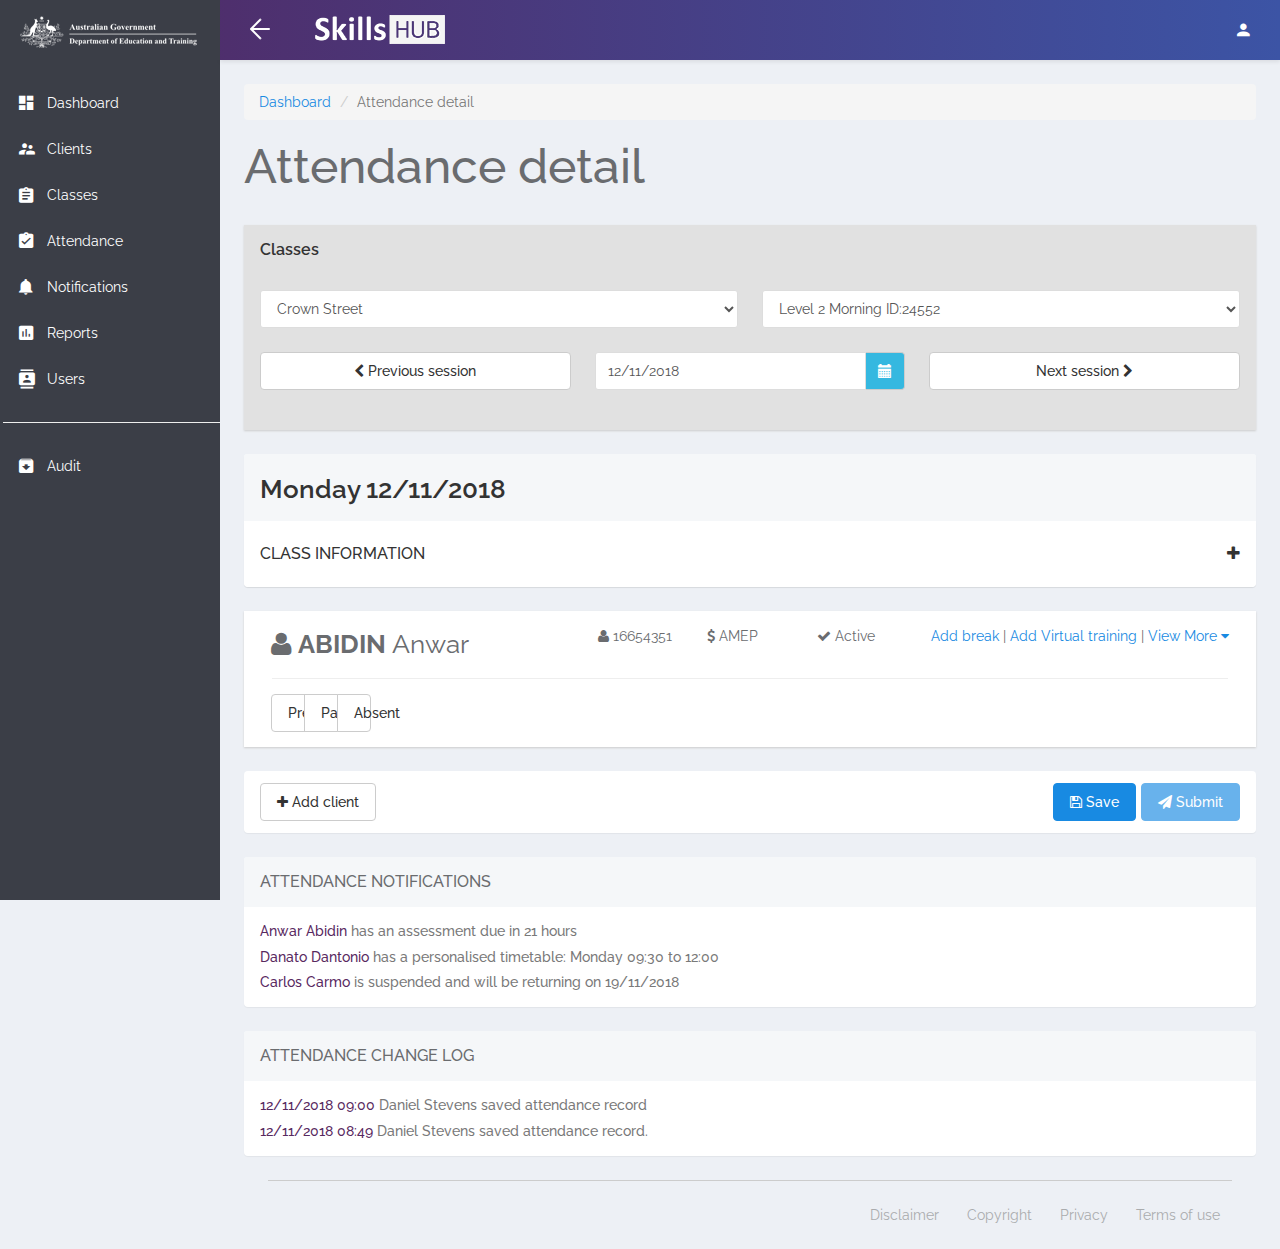
<file: SkillsHUB/Attendance_AMEP_card.html>
﻿<!DOCTYPE html>
<html lang="en">
<head>
<meta charset="UTF-8">
<meta http-equiv="X-UA-Compatible" content="IE=edge">
<meta name="viewport" content="width=device-width, initial-scale=1.0, user-scalable=0, minimal-ui">
<meta name="description" content="Admin, Dashboard, Bootstrap" />
<link rel="shortcut icon" sizes="196x196" href="../assets/images/coatofarms.png">
<title>Skills HUB - Attendance</title>
<link rel="stylesheet" href="../libs/bower/font-awesome/css/font-awesome.min.css">
<link rel="stylesheet" href="../libs/bower/material-design-iconic-font/dist/css/material-design-iconic-font.css">
<!-- build:css ../assets/css/app.min.css -->
<link rel="stylesheet" href="../libs/bower/animate-css/animate.min.css">
<link rel="stylesheet" href="../libs/bower/fullcalendar/dist/fullcalendar.min.css">
<link rel="stylesheet" href="../libs/bower/perfect-scrollbar/css/perfect-scrollbar.css">
<link rel="stylesheet" href="../assets/css/bootstrap.css">
<link rel="stylesheet" href="../assets/css/core.css">
<link rel="stylesheet" href="../assets/css/app.css">
<link rel="stylesheet" href="../assets/css/skillsHUB.css">
<!-- endbuild -->
<link rel="stylesheet" href="https://fonts.googleapis.com/css?family=Raleway:400,500,600,700,800,900,300">
<script src="../libs/bower/breakpoints/dist/breakpoints.min.js"></script>
<script>
	Breakpoints();
</script>
</head>

<body class="menubar-left menubar-unfold menubar-dark theme-purple">
<!--============= start main area --> 
<!-- APP NAVBAR ==========-->
<nav id="app-navbar" class="navbar navbar-inverse navbar-fixed-top purple in"> 
  
  <!-- navbar header -->
  <div class="navbar-header">
    <button type="button" id="menubar-toggle-btn" class="navbar-toggle visible-xs-inline-block navbar-toggle-left hamburger hamburger--collapse js-hamburger"> <span class="sr-only">Toggle navigation</span> <span class="hamburger-box"><span class="hamburger-inner"></span></span> </button>
    <button type="button" class="navbar-toggle navbar-toggle-right collapsed" data-toggle="collapse" data-target="#app-navbar-collapse" aria-expanded="false"> <span class="sr-only">Toggle navigation</span> <span class="zmdi zmdi-hc-lg zmdi-more"></span> </button>
    <button type="button" class="navbar-toggle navbar-toggle-right collapsed" data-toggle="collapse" data-target="#navbar-search" aria-expanded="false"> <span class="sr-only">Toggle navigation</span> <span class="zmdi zmdi-hc-lg zmdi-search"></span> </button>
    <a href="index.html" class="navbar-brand"> <img alt="" class="brand-icon" src="../assets/images/logo-gov_banner1.png" /> <img alt="" class="brand-name dashboard-banner-gov pull-right" src="../assets/images/logo-gov_banner2.png" /> </a> </div>
  <!-- .navbar-header -->
  
  <div class="navbar-container container-fluid">
    <div class="collapse navbar-collapse" id="app-navbar-collapse">
      <ul class="nav navbar-toolbar navbar-toolbar-left navbar-left">
        <li class="hidden-float hidden-menubar-top"> <a href="javascript:void(0)" role="button" id="menubar-fold-btn" class="hamburger hamburger--arrowalt is-active js-hamburger"> <span class="hamburger-box"><span class="hamburger-inner"></span></span> </a> </li>
        <li> <a href="index.html"><img class="dashboard-banner-logo" alt="" src="../assets/images/logo-skillshub_sml_neg.png" /></a> </li>
      </ul>
      <ul class="nav navbar-toolbar navbar-toolbar-right navbar-right">
        <li class="dropdown"> <a href="javascript:void(0)" class="dropdown-toggle" data-toggle="dropdown" role="button" aria-haspopup="true" aria-expanded="false"><i class="zmdi zmdi-hc-lg zmdi-account"></i></a>
          <ul class="dropdown-menu">
            <li><a href="javascript:void(0)"><i class="zmdi m-r-md zmdi-hc-lg zmdi-account-box"></i>My Profile</a></li>
            <li><a href="javascript:void(0)"><i class="zmdi m-r-md zmdi-hc-lg zmdi-sign-in"></i>Sign out</a></li>
          </ul>
        </li>
      </ul>
    </div>
  </div>
  <!-- navbar-container --> 
</nav>
<!--========== END app navbar --> 
<!-- APP ASIDE ==========-->
<aside id="menubar" class="menubar in dark">
  <div class="menubar-scroll">
    <div class="menubar-scroll-inner">
      <ul class="app-menu">
        <li> <a href="index.html"> <i class="menu-icon zmdi zmdi-view-dashboard zmdi-hc-lg"></i> <span class="menu-text">Dashboard</span> </a> </li>
        <li> <a href="#"> <i class="menu-icon zmdi zmdi-accounts-alt zmdi-hc-lg"></i> <span class="menu-text">Clients</span> </a> </li>
        <li> <a href="#"> <i class="menu-icon zmdi zmdi-assignment zmdi-hc-lg"></i> <span class="menu-text">Classes</span> </a> </li>
        <li> <a href="#"> <i class="menu-icon zmdi zmdi-assignment-check zmdi-hc-lg"></i> <span class="menu-text">Attendance</span> </a> </li>
        <li> <a href="#"> <i class="menu-icon zmdi zmdi-notifications zmdi-hc-lg"></i> <span class="menu-text">Notifications</span> </a> </li>
        <li> <a href="#"> <i class="menu-icon zmdi zmdi-chart zmdi-hc-lg"></i> <span class="menu-text">Reports</span> </a> </li>
        <li> <a href="#"> <i class="menu-icon zmdi zmdi-accounts-list-alt zmdi-hc-lg"></i> <span class="menu-text">Users</span> </a> </li>
        <li class="menu-separator">
          <hr>
        </li>
        <li> <a href="#"> <i class="menu-icon zmdi zmdi-archive zmdi-hc-lg"></i> <span class="menu-text">Audit</span> </a> </li>
      </ul>
      <!-- .app-menu --> 
    </div>
    <!-- .menubar-scroll-inner --> 
  </div>
  <!-- .menubar-scroll --> 
</aside>
<!--========== END app aside --> 
<!-- navbar search -->
<div id="navbar-search" class="navbar-search collapse">
  <div class="navbar-search-inner">
    <form action="#">
      <span class="search-icon"><i class="fa fa-search"></i></span>
      <input class="search-field" type="search" placeholder="search..." />
    </form>
    <button type="button" class="search-close" data-toggle="collapse" data-target="#navbar-search" aria-expanded="false"> <i class="fa fa-close"></i> </button>
  </div>
  <div class="navbar-search-backdrop" data-toggle="collapse" data-target="#navbar-search" aria-expanded="false"></div>
</div>
<!-- .navbar-search --> 
<!-- APP MAIN ==========-->
<main id="app-main" class="app-main in">
  <div class="wrap">
  <section class="app-content">
    <nav aria-label="breadcrumb">
      <ol class="breadcrumb">
        <li class="breadcrumb-item"><a href="index.html">Dashboard</a></li>
        <li class="breadcrumb-item active" aria-current="page">Attendance detail</li>
      </ol>
    </nav>
    <div class="m-b-xl">
      <h1 style="font-size: 48px;">Attendance detail</h1>
    </div>
    <div class="row">
      <div class="col-md-12">
        <div class="widget background-grey">
          <header class="widget-header">
            <h4 class="widget-title">Classes</h4>
          </header>
          <!-- .widget-header -->
          <div class="widget-body">
            <form>
              <div class="row">
                <div class="form-group col-md-6">
                  <select class="form-control att-class-full">
                    <option>Site</option>
                    <option selected>Crown Street</option>
                    <option>Station St (Level 1)</option>
                    <option>Elizabeth Towers</option>
                  </select>
                </div>
                <div class="form-group col-md-6">
                  <select class="form-control att-class-full">
                    <option>Class</option>
                    <option selected>Level 2 Morning ID:24552</option>
                    <option>ACSF Reading ID:24552</option>
                    <option>ACSF Reading ID:24553</option>
                    <option>ACSF Writing ID:24545</option>
                    <option>ACSF Writing ID:24524</option>
                    <option>ACSF Listening ID:24525</option>
                    <option>ACSF Listening ID:24526</option>
                  </select>
                </div>
              </div>
              <div class="row">
                <div class="form-group col-sm-4"> <a class="btn mw-md btn-default btn-block" href="#"><i class="fa fa-chevron-left"></i> Previous session</a> </div>
                <div class="form-group col-sm-4">
                  <div class="input-group date" id="datetimepicker2" data-plugin="datetimepicker" data-options="{ format: 'DD/MM/YYYY', defaultDate: '11/12/2018' }">
                    <input class="form-control" type="text">
                    <span class="input-group-addon bg-info text-white"> <span class="glyphicon glyphicon-calendar"></span> </span> </div>
                </div>
                <div class="form-group col-sm-4"> <a class="btn mw-md btn-default btn-block" href="#">Next session <i class="fa fa-chevron-right"></i></a> </div>
              </div>
            </form>
          </div>
        </div>
      </div>
    </div>
    <div class="row">
      <div class="col-md-12">
        <div class="panel panel-default">
          <header class="panel-heading attendance">
            <h4 class="widget-title attendance-day-title">Monday 12/11/2018</h4>
          </header>
          <div class="panel-group accordion" id="accordion" role="tablist" aria-multiselectable="true">
            <div class="panel panel-default">
              <div class="panel-heading" id="heading-1" role="tab"> <a class="accordion-toggle" role="button" aria-expanded="false" aria-controls="collapse-1" href="#collapse-1" data-toggle="collapse" data-parent="#accordion">
                <h4 class="panel-title">Class information</h4>
                <i class="fa acc-switch"></i> </a> </div>
              <div class="panel-collapse collapse" id="collapse-1" role="tabpanel" aria-expanded="true" aria-labelledby="heading-1">
                <div class="panel-body">
                  <div class="row">
                    <div class="col-md-12">
                      <table class="table">
                        <tr>
                          <th>Teacher</th>
                          <th>Start date</th>
                          <th>End date</th>
                        </tr>
                        <tr>
                          <td>Luther Kombong</td>
                          <td>3/9/2018</td>
                          <td>30/11/2018</td>
                        </tr>
                      </table>
                    </div>
                  </div>
                  <hr class="widget-separator">
                  <br>
                  <div class="row">
                    <div class="col-md-12">
                      <table class="table">
                        <thead>
                          <tr>
                            <th>Timetable</th>
                            <th>Mon</th>
                            <th>Tue</th>
                            <th>Wed</th>
                            <th>Thu</th>
                            <th>Fri</th>
                            <th>Sat</th>
                            <th>Sun</th>
                          </tr>
                        </thead>
                        <tbody>
                          <tr>
                            <th scope="row">From</th>
                            <td>08:30</td>
                            <td></td>
                            <td>08:30</td>
                            <td></td>
                            <td>08:30</td>
                            <td></td>
                            <td></td>
                          </tr>
                          <tr>
                            <th scope="row">To</th>
                            <td>12:30</td>
                            <td></td>
                            <td>12:30</td>
                            <td></td>
                            <td>12:30</td>
                            <td></td>
                            <td></td>
                          </tr>
                          <tr>
                            <th scope="row">Break 1</th>
                            <td>10:00 to 10:15</td>
                            <td></td>
                            <td>10:00 to 10:15</td>
                            <td></td>
                            <td>10:00 to 10:15</td>
                            <td></td>
                            <td></td>
                          </tr>
                        </tbody>
                      </table>
                    </div>
                  </div>
                </div>
              </div>
            </div>
          </div>
          <!-- .widget-header --> 
        </div>
      </div>
    </div>
    
    <!-- Wrappers -->
    <div class="widget col-md-12"> 
      <!-- row-top -->
      <div class="row cardpad">
        <div class="col-md-4"><span class="cardname"><i class="fa fa-user"></i> <strong>ABIDIN </strong>Anwar</span> </div>
        <div class="col-md-4">
          <div class="row">
            <div class="col-sm-4"><span><i class="fa fa-user"></i> 16654351</span> </div>
            <div class="col-sm-4"><span><i class="fa fa-dollar"></i> AMEP</span> </div>
            <div class="col-sm-4"><span><i class="fa fa-check"></i> Active</span> </div>
          </div>
        </div>
        <div class="col-sm-12 col-md-4 text-right"><a role="button" data-toggle="collapse" data-target="#breaktimepicker" aria-expanded="false" aria-controls="breaktimepicker">Add break</a> | <a role="button" data-toggle="collapse" data-target="#virtualtimepicker" aria-expanded="false" aria-controls="virtualtimepicker">Add Virtual training</a> | <a role="button" aria-expanded="false" aria-controls="moreinfo" href="#moreinfo" data-toggle="collapse" data-parent="#moreinfo">View More <i class="fa fa-caret-down"></i> </a> </div>
      </div>
      <hr class="widget-separator">
      <!-- row-middle -->
      <div class="row cardpad">
        <div class="col-md-4">
          <div name="btn-group-1" class="btn-group btn-group-justified att-class-full" role="group" aria-label="...">
            <button type="button" class="btn btn-default btn-yes" id="divtestbtn">Present</button>
            <button type="button" class="btn btn-default btn-partial" id="divtestbtn2">Partial</button>
            <button type="button" class="btn btn-default btn-no" id="divtestbtn3">Absent</button>
          </div>
        </div>
        <div class="col-md-4">
          <div class="form-group" id="divtestdiv4" style="display: none;">
            <select class="form-control att-reason">
              <option></option>
              <option>Approved - employment</option>
              <option>Approved - illness</option>
              <option>Approved - family commitments</option>
              <option>Approved - absence from Australia</option>
              <option>Approved - absence from Australia</option>
              <option>Approved - cultural or religious</option>
              <option>Approved - appointments</option>
              <option>Approved - other </option>
              <option>Unapproved</option>
            </select>
          </div>
        </div>
        <!-- row-middle-timepickerrow1 -->
        <div class="col-md-4 classtimepicker">
          <div class="row">
            <div class="col-sm-12 col-md-2">
              <div id="divtestdiv3c2" style="display: none;">Attended</div>
            </div>
            <div class="col-sm-5 col-md-4">
              <div class="input-group bootstrap-timepicker timepicker" id="divtestdiv1" style="display: none;">
                <input id="timepicker1" type="text" class="form-control input-small" data-plugin="timepicker" data-show-inputs="false" data-show-meridian="false" value="08:30">
                <span class="input-group-addon bg-info"><i class="glyphicon glyphicon-time"></i></span> </div>
            </div>
            <div class="col-sm-5 col-md-4">
              <div class="input-group bootstrap-timepicker timepicker" id="divtestdiv2" style="display: none;">
                <input id="timepicker2" type="text" class="form-control input-small" data-plugin="timepicker" data-show-inputs="false" data-show-meridian="false" value="12:30">
                <span class="input-group-addon bg-info"><i class="glyphicon glyphicon-time"></i></span> </div>
            </div>
            <div class="col-sm-2 col-md-2 total">
              <div class="btn-success" id="divtestdiv3" style="display: none;">3.75</div>
              <div id="divtestdiv3b" style="display: none;">0</div>
              <div id="divtestdiv3c" style="display: none;">3.75</div>
            </div>
          </div>
        </div>
        
        <!-- row-middle-timepickerrow2 -->
        <div class="col-md-4 collapse" id="breaktimepicker" class="collapse" role="tabpanel" aria-expanded="true" aria-labelledby="heading-1">
        <div class="row">
          <div class="col-sm-12 col-md-2">
            <div>Break 1</div>
          </div>
          <div class="col-sm-5 col-md-4">
            <div>
              <div class="input-group bootstrap-timepicker timepicker">
                <input id="timepicker10" type="text" class="form-control input-small" data-plugin="timepicker" data-show-inputs="false" data-show-meridian="false" value="08:30">
                <span class="input-group-addon bg-info"><i class="glyphicon glyphicon-time"></i></span> </div>
            </div>
          </div>
          <div class="col-sm-5 col-md-4">
            <div>
              <div class="input-group bootstrap-timepicker timepicker">
                <input id="timepicker12" type="text" class="form-control input-small" data-plugin="timepicker" data-show-inputs="false" data-show-meridian="false" value="08:30">
                <span class="input-group-addon bg-info"><i class="glyphicon glyphicon-time"></i></span> </div>
            </div>
          </div>
          <div class="col-sm-2 col-md-2">
            <div> <a role="button" data-toggle="collapse" data-target="#breaktimepicker" aria-expanded="false" aria-controls="braktimepicker">Remove</a> </div>
          </div>
        </div>
      </div>
      
      <!-- row-middle-timepickerrow3 -->
      <div class="col-md-4 collapse" id="virtualtimepicker" class="collapse" role="tabpanel" aria-expanded="true" aria-labelledby="heading-1">
      <div class="row">
        <div class="col-sm-12 col-md-2">
          <div>Virtual</div>
        </div>
        <div class="col-sm-5 col-md-4">
          <div>
            <div class="input-group bootstrap-timepicker timepicker">
              <input id="timepicker11" type="text" class="form-control input-small" data-plugin="timepicker" data-show-inputs="false" data-show-meridian="false" value="08:30">
              <span class="input-group-addon bg-info"><i class="glyphicon glyphicon-time"></i></span> </div>
          </div>
        </div>
        <div class="col-sm-5 col-md-4">
          <div>
            <div class="input-group bootstrap-timepicker timepicker">
              <input id="timepicker13" type="text" class="form-control input-small" data-plugin="timepicker" data-show-inputs="false" data-show-meridian="false" value="08:30">
              <span class="input-group-addon bg-info"><i class="glyphicon glyphicon-time"></i></span> </div>
          </div>
        </div>
        <div class="col-sm-2 col-md-2">
          <div> <a role="button" data-toggle="collapse" data-target="#virtualtimepicker" aria-expanded="false" aria-controls="virtualtimepicker">Remove</a> </div>
        </div>
      </div>
    </div>
    
    <!-- row-bottom -->
    <div class="row">
      <div class="col-md-12 collapse" id="moreinfo" role="tabpanel" aria-expanded="false" aria-labelledby="heading-1"> <br>
        <hr class="widget-separator">
        <div class="col-md-4">
          <h5>Alerts</h5>
          <p><span class="text-purple">Anwar Abidin</span> has an assessment due in 21 hours</p>
        </div>
        <div class="col-md-4">
          <div class="form-group">
            <h5>Comments</h5>
            <textarea class="form-control" rows="2" id="comment"></textarea>
          </div>
        </div>
        <div class="col-md-4">
          <h5>Future leave</h5>
          <div class="form-group col-md-6">
            <label for="datetimepicker4"></label>
            <div class="input-group date" id="datetimepicker3" data-options="{ viewMode: 'years', format: 'DD/MM/YYYY' }" data-plugin="datetimepicker">
              <input class="form-control" type="text">
              <span class="input-group-addon bg-info text-white"> <span class="glyphicon glyphicon-calendar"></span> </span> </div>
          </div>
          <div class="form-group col-md-6">
            <label for="datetimepicker4"></label>
            <div class="input-group date" id="datetimepicker4" data-options="{ viewMode: 'years', format: 'DD/MM/YYYY' }" data-plugin="datetimepicker">
              <input class="form-control" type="text">
              <span class="input-group-addon bg-info text-white"> <span class="glyphicon glyphicon-calendar"></span> </span> </div>
          </div>
        </div>
      </div>
    </div>
    </div>
    </div>
    <div class="row">
      <div class="col-md-12">
        <div class="panel panel-default"> 
          <!-- .widget-header -->
          <div class="panel-body">
            <div class="btn-toolbar">
              <button class="btn btn-default" data-toggle="modal" data-target="#addclientModal" id="addclientbtn"><i class="fa fa-plus"></i> Add client</button>
              <button class="btn btn-primary pull-right" id="submitbtn" data-toggle="modal" data-target="#submitModal" disabled><i class="fa fa-send"></i> Submit</button>
              <button class="btn btn-primary pull-right" id="savebtn"><i class="fa fa-save"></i> Save</button>
            </div>
          </div>
        </div>
      </div>
    </div>
    
    <!-- .row -->
    <div class="row">
      <div class="=col-md-12">
        <div class="panel panel-default">
          <div class="panel-heading">
            <h4 class="panel-title">Attendance notifications</h4>
          </div>
          <div class="panel-body">
            <p><span class="text-purple">Anwar Abidin</span> has an assessment due in 21 hours</p>
            <p><span class="text-purple">Danato Dantonio</span> has a personalised timetable: Monday 09:30 to 12:00 </p>
            <p><span class="text-purple">Carlos Carmo</span> is suspended and will be returning on 19/11/2018</p>
          </div>
        </div>
      </div>
    </div>
    <!-- .row --> 
    
    <!-- .row -->
    <div class="row">
      <div class="=col-md-12">
        <div class="panel panel-default">
          <div class="panel-heading">
            <h4 class="panel-title">Attendance change log</h4>
          </div>
          <div class="panel-body">
            <p><span class="text-purple">12/11/2018 09:00 </span> Daniel Stevens saved attendance record</p>
            <p><span class="text-purple">12/11/2018 08:49 </span> Daniel Stevens saved attendance record.</p>
          </div>
        </div>
      </div>
    </div>
    <!-- .row --> 
    
    <!-- Client modal -->
    <div class="modal fade" id="clientModal" tabindex="-1" role="dialog">
      <div class="modal-dialog">
        <div class="modal-content">
          <div class="modal-header">
            <button type="button" class="close" data-dismiss="modal" aria-label="Close"><span aria-hidden="true">&times;</span></button>
            <h4 class="modal-title">Client information</h4>
          </div>
          <div class="modal-body">
            <form action="#">
              <p>Content to go here</p>
            </form>
          </div>
          <div class="modal-footer">
            <button type="button" data-dismiss="modal" class="btn btn-default"><i class="fa fa-close"></i> Close </button>
          </div>
        </div>
        <!-- /.modal-content --> 
      </div>
      <!-- /.modal-dialog --> 
    </div>
    <!-- /.modal --> 
    
    <!-- Add Client modal -->
    <div class="modal fade" id="addclientModal" tabindex="-1" role="dialog">
      <div class="modal-dialog">
        <div class="modal-content">
          <div class="modal-header">
            <button type="button" class="close" data-dismiss="modal" aria-label="Close"><span aria-hidden="true">&times;</span></button>
            <h4 class="modal-title">Add client</h4>
          </div>
          <div class="modal-body">
            <form action="#">
              <p>Content to go here</p>
            </form>
          </div>
          <div class="modal-footer">
            <button type="button" data-dismiss="modal" class="btn btn-default"><i class="fa fa-close"></i> Close </button>
            <button type="button" data-dismiss="modal" class="btn btn-primary"><i class="fa fa-plus"></i> Add client </button>
          </div>
        </div>
        <!-- /.modal-content --> 
      </div>
      <!-- /.modal-dialog --> 
    </div>
    <!-- /.modal --> 
    
    <!-- Submit modal -->
    <div class="modal fade" id="submitModal" tabindex="-1" role="dialog">
      <div class="modal-dialog">
        <div class="modal-content">
          <div class="modal-header">
            <button type="button" class="close" data-dismiss="modal" aria-label="Close"><span aria-hidden="true">&times;</span></button>
            <h4 class="modal-title">Submit roll</h4>
          </div>
          <div class="modal-body">
            <form action="#">
              <p>Submit roll for review</p>
            </form>
          </div>
          <div class="modal-footer">
            <button type="button" data-dismiss="modal" class="btn btn-default"><i class="fa fa-close"></i> Close </button>
            <button type="button" data-dismiss="modal" class="btn btn-success"><i class="fa fa-send"></i> Submit</button>
          </div>
        </div>
        <!-- /.modal-content --> 
      </div>
      <!-- /.modal-dialog --> 
    </div>
    <!-- /.modal --> 
    
    <!-- APP FOOTER -->
    <div class="wrap p-t-0">
      <footer class="app-footer">
        <div class="clearfix">
          <ul class="footer-menu pull-right">
            <li><a href="#">Disclaimer</a></li>
            <li><a href="#">Copyright</a></li>
            <li><a href="#">Privacy</a></li>
            <li><a href="#">Terms of use</a></li>
          </ul>
        </div>
      </footer>
    </div>
  </section>
  </div>
</main>

<!--========== END app main --> 
<!-- APP CUSTOMIZER --> 
<!-- #app-customizer --> 
<!-- SIDE PANEL --> 
<!-- /#side-panel --> 
<!-- build:js ../assets/js/core.min.js --> 
<script src="../libs/bower/jquery/dist/jquery.js"></script> 
<script src="../libs/bower/jquery-ui/jquery-ui.min.js"></script> 
<script src="../libs/bower/jQuery-Storage-API/jquery.storageapi.min.js"></script> 
<script src="../libs/bower/bootstrap-sass/assets/javascripts/bootstrap.js"></script> 
<script src="../libs/bower/jquery-slimscroll/jquery.slimscroll.js"></script> 
<script src="../libs/bower/perfect-scrollbar/js/perfect-scrollbar.jquery.js"></script> 
<script src="../libs/bower/bootstrap-timepicker/js/bootstrap-timepicker.js"></script> 
<script src="../assets/js/library.js"></script> 
<script src="../assets/js/plugins.js"></script> 
<script src="../assets/js/app.js"></script> 
<script src="../libs/bower/moment/moment.js"></script> 
<script src="../libs/bootstrap-notify.min.js"></script> 
<script>
	$('#savebtn').click(function(){
$.notify({
	title: 'Saved - ',
	message: 'This roll has been saved successfully.'
},{
	type: 'success',
	icon: 'glyphicon glyphicon-check',
});
		});
</script> 
<script>
$(function() {
    $('#selectnote').change(function(){
        if ($(this).val() == "2") {
            $('#warning').show();
        } else {
            $('#warning').hide();
        }
    });
});	
</script> 
<!--	<script>
	$('#submitbtn').click(function(){
	$("#submitbtn").attr("disabled", "disabled");
	$("#savebtn").attr("disabled", "disabled");
	$("#addclientbtn").attr("disabled", "disabled");
	$('[name="btn-group-1"]').hide();
	$('[name="actions"]').hide();
		
});
	</script>--> 
<!--
<script>

$('#divtestbtn').click(function(){
	$("divtestbtn").addClass("active");
	$('#divtestbtn').addClass("btn-success");
	$('#divtestbtn2').removeClass("btn-danger");
	$('#divtestbtn3').removeClass("btn-warning");
	$(this).attr("selected","selected");
    $('#divtestdiv1').hide();
	$('#divtestdiv2').hide();
	$('#divtestdiv3').show();
	$('#divtestdiv4').hide();
	$('#divtestdiv5').show();
});
	
$('#divtestbtn2').click(function(){
	$("divtestbtn2").addClass("active");
	$('#divtestbtn').removeClass("btn-success");
	$('#divtestbtn2').addClass("btn-danger");
	$('#divtestbtn3').removeClass("btn-warning");
	$(this).attr("selected","selected");
    $('#divtestdiv1').hide();
	$('#divtestdiv2').hide();
	$('#divtestdiv3').show();
	$('#divtestdiv4').show();
	$('#divtestdiv5').show();
});
	
$('#divtestbtn3').click(function(){
	$("divtestbtn3").addClass("active");
	$('#divtestbtn').removeClass("btn-success");
	$('#divtestbtn2').removeClass("btn-danger");
	$('#divtestbtn3').addClass("btn-warning");
	$(this).attr("selected","selected");
    $('#divtestdiv1').show();
	$('#divtestdiv2').show();
	$('#divtestdiv3').hide();
	$('#divtestdiv3b').show();
	$('#divtestdiv4').show();
	$('#divtestdiv5').show();
});
	</script>--> 
<script>
			$menubarFoldButton.onLoad(){
				self.fold();

			});
</script> 
<script>
	$(".btn-yes").click(function () {
		$(this).addClass("active").addClass("btn-success").attr("selected", "selected");

		var $parent = $(this).parent();
		$parent.children(".btn-no").removeClass("btn-danger").attr("seleceted", false).removeClass("active");
		$parent.children(".btn-partial").removeClass("btn-warning").attr("selected", false).removeClass("active");

		var $parentRow = $parent.parent().parent();
		$parentRow.find("#divtestdiv1").hide();
		$parentRow.find("#divtestdiv2").hide();
		$parentRow.find("#divtestdiv3").show();
		$parentRow.find("#divtestdiv3b").hide();
		$parentRow.find("#divtestdiv3c").hide();
		$parentRow.find("#divtestdiv3c2").hide();
		$parentRow.find("#divtestdiv4").hide();
		$parentRow.find("#divtestdiv5").show();
	});
	$(".btn-no").click(function () {
		$(this).addClass("active").addClass("btn-danger").attr("selected", "selected");

		var $parent = $(this).parent();
		$parent.children(".btn-yes").removeClass("btn-success").attr("selected", false).removeClass("active");
		$parent.children(".btn-partial").removeClass("btn-warning").attr("selected", false).removeClass("active");

		var $parentRow = $parent.parent().parent();
		$parentRow.find("#divtestdiv1").hide();
		$parentRow.find("#divtestdiv2").hide();
		$parentRow.find("#divtestdiv3").hide();
		$parentRow.find("#divtestdiv3b").show();
		$parentRow.find("#divtestdiv3c").hide();
		$parentRow.find("#divtestdiv3c2").hide();
		$parentRow.find("#divtestdiv4").show();
		$parentRow.find("#divtestdiv5").show();		
	});

	$(".btn-partial").click(function () {
		$(this).addClass("active").addClass("btn-warning").attr("selected", "selected");

		var $parent = $(this).parent();
		$parent.children(".btn-yes").removeClass("btn-success").attr("selected", false).removeClass("active");
		$parent.children(".btn-no").removeClass("btn-danger").attr("selected", false).removeClass("active");

		var $parentRow = $parent.parent().parent();
		$parentRow.find("#divtestdiv1").show();
		$parentRow.find("#divtestdiv2").show();
		$parentRow.find("#divtestdiv3").hide();
		$parentRow.find("#divtestdiv3b").hide();
		$parentRow.find("#divtestdiv3c").show();
		$parentRow.find("#divtestdiv3c2").show();
		$parentRow.find("#divtestdiv4").show();
		$parentRow.find("#divtestdiv5").show();
	}); 
</script> 
<script>
	$(".timepicker input").timepicker().on('changeTime.timepicker', function (e) {
             var $timePicker1;
             var $timePicker2;
             var $parentCell = $(this).parent().parent();

             if (this.id == "timepicker1") {
                    $timePicker1 = $(this);
                    $timePicker2 = $parentCell.next().find("#timepicker2");
             }
             else if (this.id == "timepicker2") {
                    $timePicker2 = $(this);
                    $timePicker1 = $parentCell.prev().find("#timepicker1");
             }

             var $durationDiv = $timePicker2.parent().parent().next().children("#divtestdiv3c");

             var hours1 = $timePicker1.data("timepicker").hour;
             var hours2 = $timePicker2.data("timepicker").hour;
             var minutes1 = $timePicker1.data("timepicker").minute;
             var minutes2 = $timePicker2.data("timepicker").minute;

        var duration = 0;
        if (hours2 > hours1 || (hours2 == hours1 && minutes2 >= minutes1)) {
            duration = hours2 - hours1 + ((minutes2 - minutes1) / 60);
            duration = duration - 0.25;

            if (duration < 0) {
                duration = 0;
            }
        }
        $durationDiv.text(duration);

       });

	</script> 
<script>
        $(document).ready(function () {
            app.menubar.fold();
        });
    </script>
</body>
</html>
</file>
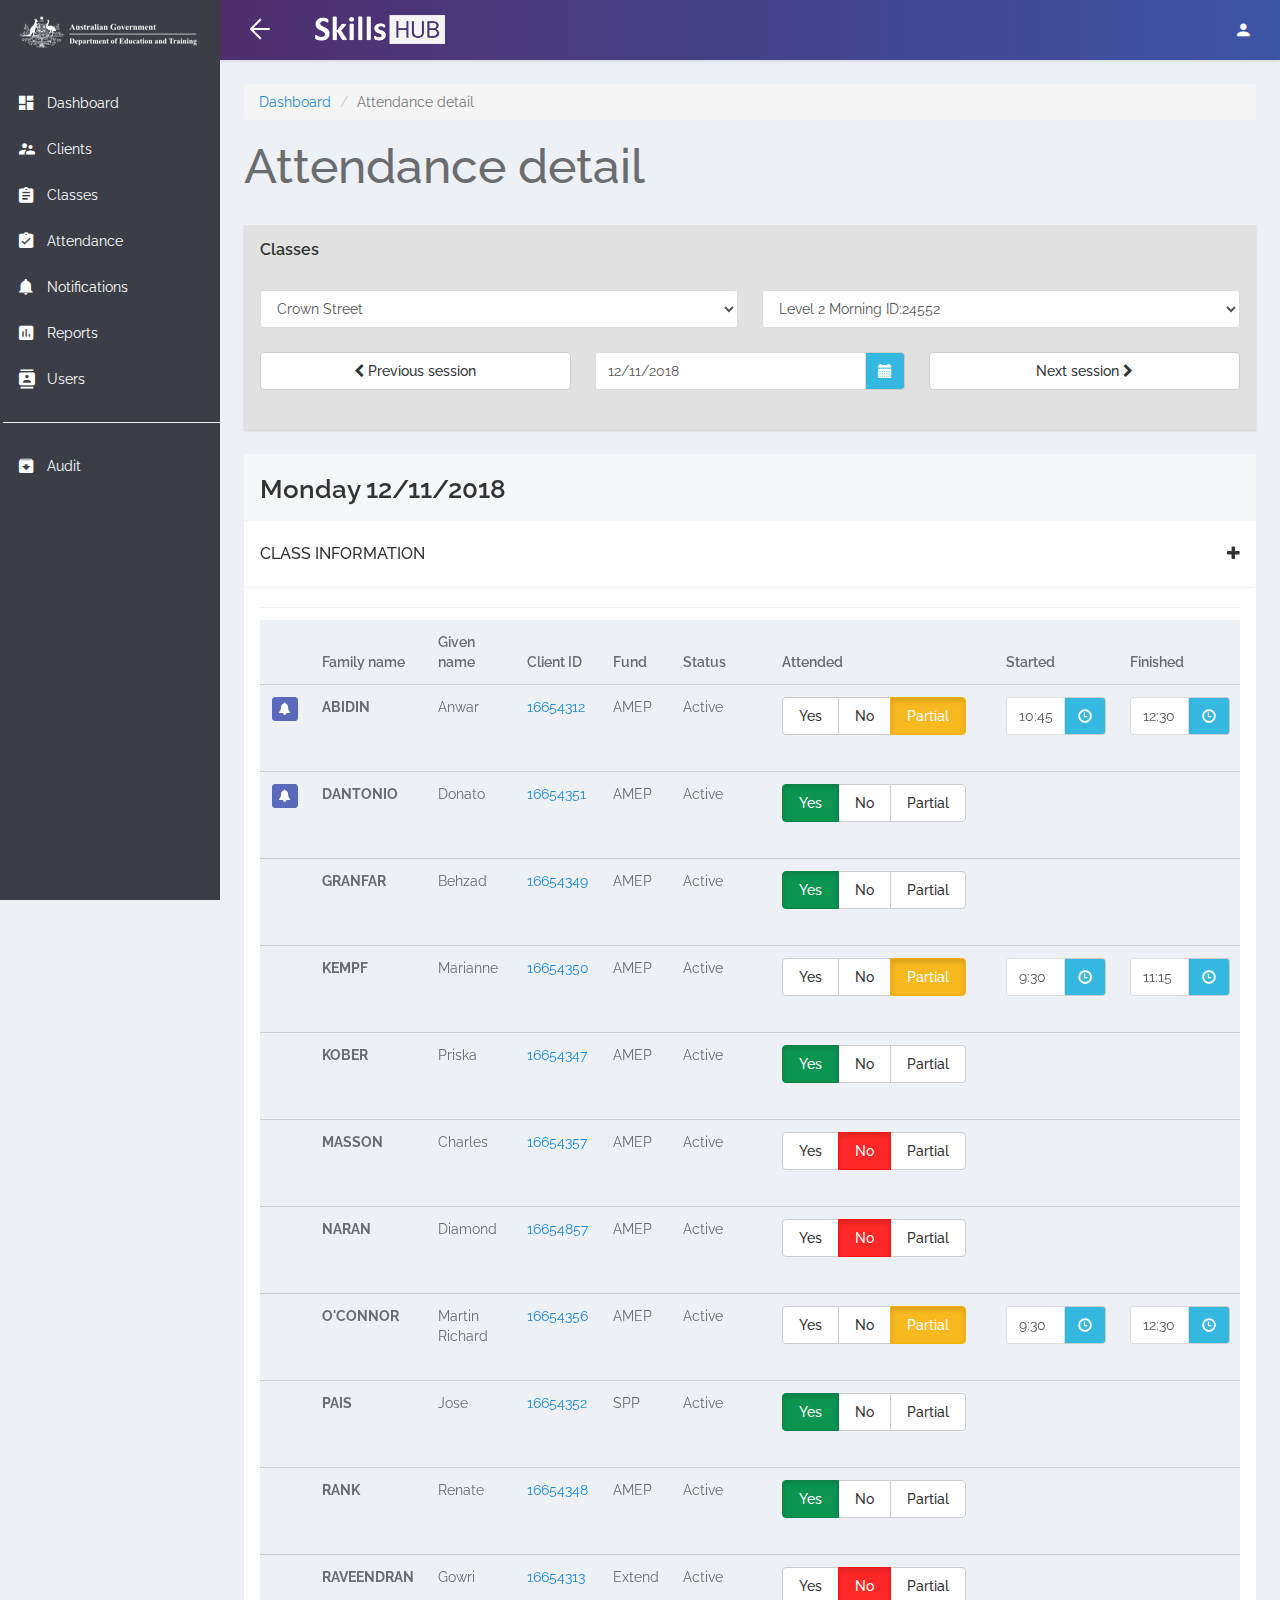
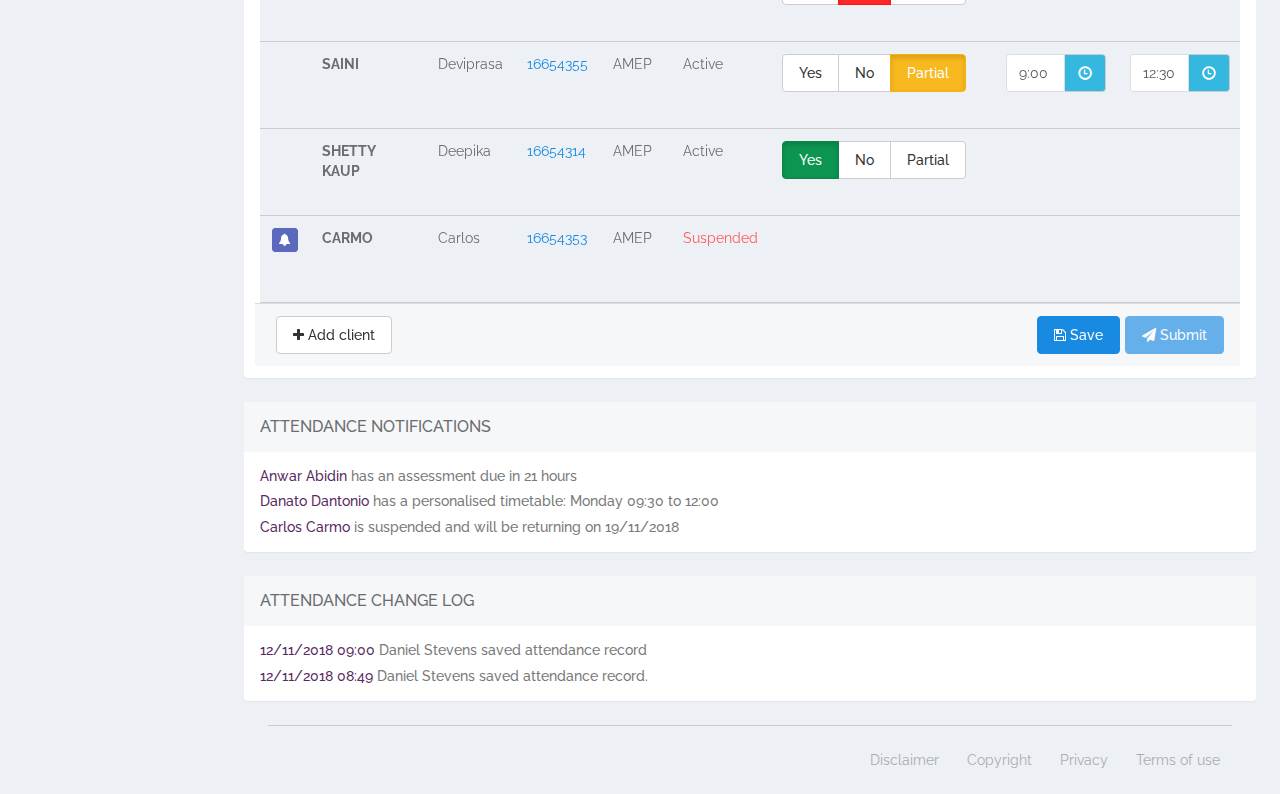
<file: SkillsHUB/Attendance_AMEP_part.html>
﻿<!DOCTYPE html>
<html lang="en">
<head>
<meta charset="UTF-8">
<meta http-equiv="X-UA-Compatible" content="IE=edge">
<meta name="viewport" content="width=device-width, initial-scale=1.0, user-scalable=0, minimal-ui">
<meta name="description" content="Admin, Dashboard, Bootstrap" />
<link rel="shortcut icon" sizes="196x196" href="../assets/images/coatofarms.png">
<title>Skills HUB - Attendance</title>
<link rel="stylesheet" href="../libs/bower/font-awesome/css/font-awesome.min.css">
<link rel="stylesheet" href="../libs/bower/material-design-iconic-font/dist/css/material-design-iconic-font.css">
<!-- build:css ../assets/css/app.min.css -->
<link rel="stylesheet" href="../libs/bower/animate-css/animate.min.css">
<link rel="stylesheet" href="../libs/bower/fullcalendar/dist/fullcalendar.min.css">
<link rel="stylesheet" href="../libs/bower/perfect-scrollbar/css/perfect-scrollbar.css">
<link rel="stylesheet" href="../assets/css/bootstrap.css">
<link rel="stylesheet" href="../assets/css/core.css">
<link rel="stylesheet" href="../assets/css/app.css">
<link rel="stylesheet" href="../assets/css/skillsHUB.css">
<!-- endbuild -->
<link rel="stylesheet" href="https://fonts.googleapis.com/css?family=Raleway:400,500,600,700,800,900,300">
<script src="../libs/bower/breakpoints/dist/breakpoints.min.js"></script>
<script>
	Breakpoints();
</script>
</head>

<body class="menubar-left menubar-unfold menubar-dark theme-purple">
    <!--============= start main area -->
    <!-- APP NAVBAR ==========-->
    <nav id="app-navbar" class="navbar navbar-inverse navbar-fixed-top purple in">

        <!-- navbar header -->
        <div class="navbar-header">
            <button type="button" id="menubar-toggle-btn" class="navbar-toggle visible-xs-inline-block navbar-toggle-left hamburger hamburger--collapse js-hamburger"> <span class="sr-only">Toggle navigation</span> <span class="hamburger-box"><span class="hamburger-inner"></span></span> </button>
            <button type="button" class="navbar-toggle navbar-toggle-right collapsed" data-toggle="collapse" data-target="#app-navbar-collapse" aria-expanded="false"> <span class="sr-only">Toggle navigation</span> <span class="zmdi zmdi-hc-lg zmdi-more"></span> </button>
            <button type="button" class="navbar-toggle navbar-toggle-right collapsed" data-toggle="collapse" data-target="#navbar-search" aria-expanded="false"> <span class="sr-only">Toggle navigation</span> <span class="zmdi zmdi-hc-lg zmdi-search"></span> </button>
            <a href="index.html" class="navbar-brand"> <img alt="" class="brand-icon" src="../assets/images/logo-gov_banner1.png" /> <img alt="" class="brand-name dashboard-banner-gov pull-right" src="../assets/images/logo-gov_banner2.png" /> </a>
        </div>
        <!-- .navbar-header -->

        <div class="navbar-container container-fluid">
            <div class="collapse navbar-collapse" id="app-navbar-collapse">
                <ul class="nav navbar-toolbar navbar-toolbar-left navbar-left">
                    <li class="hidden-float hidden-menubar-top"> <a href="javascript:void(0)" role="button" id="menubar-fold-btn" class="hamburger hamburger--arrowalt is-active js-hamburger"> <span class="hamburger-box"><span class="hamburger-inner"></span></span> </a> </li>
                    <li> <a href="index.html"><img class="dashboard-banner-logo" alt="" src="../assets/images/logo-skillshub_sml_neg.png" /></a> </li>
                </ul>
                <ul class="nav navbar-toolbar navbar-toolbar-right navbar-right">
                    <li class="dropdown">
                        <a href="javascript:void(0)" class="dropdown-toggle" data-toggle="dropdown" role="button" aria-haspopup="true" aria-expanded="false"><i class="zmdi zmdi-hc-lg zmdi-account"></i></a>
                        <ul class="dropdown-menu">
                            <li><a href="javascript:void(0)"><i class="zmdi m-r-md zmdi-hc-lg zmdi-account-box"></i>My Profile</a></li>
                            <li><a href="javascript:void(0)"><i class="zmdi m-r-md zmdi-hc-lg zmdi-sign-in"></i>Sign out</a></li>
                        </ul>
                    </li>
                </ul>
            </div>
        </div>
        <!-- navbar-container -->
    </nav>
    <!--========== END app navbar -->
    <!-- APP ASIDE ==========-->
    <aside id="menubar" class="menubar in dark">
        <div class="menubar-scroll">
            <div class="menubar-scroll-inner">
                <ul class="app-menu">
                    <li> <a href="index.html"> <i class="menu-icon zmdi zmdi-view-dashboard zmdi-hc-lg"></i> <span class="menu-text">Dashboard</span> </a> </li>
                    <li> <a href="#"> <i class="menu-icon zmdi zmdi-accounts-alt zmdi-hc-lg"></i> <span class="menu-text">Clients</span> </a> </li>
                    <li> <a href="#"> <i class="menu-icon zmdi zmdi-assignment zmdi-hc-lg"></i> <span class="menu-text">Classes</span> </a> </li>
                    <li> <a href="#"> <i class="menu-icon zmdi zmdi-assignment-check zmdi-hc-lg"></i> <span class="menu-text">Attendance</span> </a> </li>
                    <li> <a href="#"> <i class="menu-icon zmdi zmdi-notifications zmdi-hc-lg"></i> <span class="menu-text">Notifications</span> </a> </li>
                    <li> <a href="#"> <i class="menu-icon zmdi zmdi-chart zmdi-hc-lg"></i> <span class="menu-text">Reports</span> </a> </li>
                    <li> <a href="#"> <i class="menu-icon zmdi zmdi-accounts-list-alt zmdi-hc-lg"></i> <span class="menu-text">Users</span> </a> </li>
                    <li class="menu-separator">
                        <hr>
                    </li>
                    <li> <a href="#"> <i class="menu-icon zmdi zmdi-archive zmdi-hc-lg"></i> <span class="menu-text">Audit</span> </a> </li>
                </ul>
                <!-- .app-menu -->
            </div>
            <!-- .menubar-scroll-inner -->
        </div>
        <!-- .menubar-scroll -->
    </aside>
    <!--========== END app aside -->
    <!-- navbar search -->
    <div id="navbar-search" class="navbar-search collapse">
        <div class="navbar-search-inner">
            <form action="#">
                <span class="search-icon"><i class="fa fa-search"></i></span>
                <input class="search-field" type="search" placeholder="search..." />
            </form>
            <button type="button" class="search-close" data-toggle="collapse" data-target="#navbar-search" aria-expanded="false"> <i class="fa fa-close"></i> </button>
        </div>
        <div class="navbar-search-backdrop" data-toggle="collapse" data-target="#navbar-search" aria-expanded="false"></div>
    </div>
    <!-- .navbar-search -->
    <!-- APP MAIN ==========-->
    <main id="app-main" class="app-main in">
        <div class="wrap">
            <section class="app-content">
                <nav aria-label="breadcrumb">
                    <ol class="breadcrumb">
                        <li class="breadcrumb-item"><a href="index.html">Dashboard</a></li>
                        <li class="breadcrumb-item active" aria-current="page">Attendance detail</li>
                    </ol>
                </nav>
                <div class="m-b-xl">
                    <h1 style="font-size: 48px;">Attendance detail</h1>
                </div>
                <div class="row">
                    <div class="col-md-12">
                        <div class="widget background-grey">
                            <header class="widget-header">
                                <h4 class="widget-title">Classes</h4>
                            </header>
                            <!-- .widget-header -->
                            <div class="widget-body">
                                <form>
                                    <div class="row">
                                        <div class="form-group col-md-6">
                                            <select class="form-control att-class-full">
                                                <option>Site</option>
                                                <option selected>Crown Street</option>
                                                <option>Station St (Level 1)</option>
                                                <option>Elizabeth Towers</option>
                                            </select>
                                        </div>
                                        <div class="form-group col-md-6">
                                            <select class="form-control att-class-full">
                                                <option>Class</option>
                                                <option selected>Level 2 Morning ID:24552</option>
                                                <option>ACSF Reading ID:24552</option>
                                                <option>ACSF Reading ID:24553</option>
                                                <option>ACSF Writing ID:24545</option>
                                                <option>ACSF Writing ID:24524</option>
                                                <option>ACSF Listening ID:24525</option>
                                                <option>ACSF Listening ID:24526</option>
                                            </select>
                                        </div>
                                    </div>
                                    <div class="row">
                                        <div class="form-group col-sm-4"> <a class="btn mw-md btn-default btn-block" href="#"><i class="fa fa-chevron-left"></i> Previous session</a> </div>
                                        <div class="form-group col-sm-4">
                                            <div class="input-group date" id="datetimepicker2" data-plugin="datetimepicker" data-options="{ format: 'DD/MM/YYYY', defaultDate: '11/12/2018' }">
                                                <input class="form-control" type="text">
                                                <span class="input-group-addon bg-info text-white"> <span class="glyphicon glyphicon-calendar"></span> </span>
                                            </div>
                                        </div>
                                        <div class="form-group col-sm-4"> <a class="btn mw-md btn-default btn-block" href="#">Next session <i class="fa fa-chevron-right"></i></a> </div>
                                    </div>
                                </form>
                            </div>
                        </div>
                    </div>
                </div>
                <div class="row">
                    <div class="col-md-12">
                        <div class="panel panel-default">
                            <header class="panel-heading">
                                <h4 class="widget-title attendance-day-title">Monday 12/11/2018</h4>
                            </header>
                            <div class="panel-group accordion" id="accordion" role="tablist" aria-multiselectable="true">
                                <div class="panel panel-default">
                                    <div class="panel-heading" id="heading-1" role="tab">
                                        <a class="accordion-toggle" role="button" aria-expanded="false" aria-controls="collapse-1" href="#collapse-1" data-toggle="collapse" data-parent="#accordion">
                                            <h4 class="panel-title">Class information</h4>
                                            <i class="fa acc-switch"></i>
                                        </a>
                                    </div>
                                    <div class="panel-collapse collapse" id="collapse-1" role="tabpanel" aria-expanded="true" aria-labelledby="heading-1">
                                        <div class="panel-body">
                                            <div class="row">
                                                <div class="col-md-12">
                                                    <table class="table">
                                                        <tr>
                                                            <th>Teacher</th>
                                                            <th>Start date</th>
                                                            <th>End date</th>
                                                        </tr>
                                                        <tr>
                                                            <td>Luther Kombong</td>
                                                            <td>3/9/2018</td>
                                                            <td>30/11/2018</td>
                                                        </tr>
                                                    </table>
                                                </div>
                                            </div>
                                            <hr class="widget-separator">
                                            <br>
                                            <div class="row">
                                                <div class="col-md-12">
                                                    <table class="table">
                                                        <thead>
                                                            <tr>
                                                                <th>Timetable</th>
                                                                <th>Mon</th>
                                                                <th>Tue</th>
                                                                <th>Wed</th>
                                                                <th>Thu</th>
                                                                <th>Fri</th>
                                                                <th>Sat</th>
                                                                <th>Sun</th>
                                                            </tr>
                                                        </thead>
                                                        <tbody>
                                                            <tr>
                                                                <th scope="row">From</th>
                                                                <td>08:30</td>
                                                                <td></td>
                                                                <td>08:30</td>
                                                                <td></td>
                                                                <td>08:30</td>
                                                                <td></td>
                                                                <td></td>
                                                            </tr>
                                                            <tr>
                                                                <th scope="row">To</th>
                                                                <td>12:30</td>
                                                                <td></td>
                                                                <td>12:30</td>
                                                                <td></td>
                                                                <td>12:30</td>
                                                                <td></td>
                                                                <td></td>
                                                            </tr>
                                                            <tr>
                                                                <th scope="row">Break 1</th>
                                                                <td>10:00 to 10:15</td>
                                                                <td></td>
                                                                <td>10:00 to 10:15</td>
                                                                <td></td>
                                                                <td>10:00 to 10:15</td>
                                                                <td></td>
                                                                <td></td>
                                                            </tr>
                                                        </tbody>
                                                    </table>
                                                </div>
                                            </div>
                                        </div>
                                    </div>
                                </div>
                            </div>
                            <!-- .widget-header -->
                            <hr class="widget-separator">
                            <div class="panel-body">
                                <div class="table table-responsive">
                                    <table id="default-datatable" class="table table-hover" cellspacing="0" width="100%">
                                        <thead>
                                            <tr>
                                                <th></th>
                                                <th>Family name</th>
                                                <th>Given name</th>
                                                <th>Client ID</th>
                                                <th>Fund</th>
                                                <th>Status</th>
                                                <th>Attended</th>
                                                <th>Started</th>
                                                <th>Finished</th>
                                                <th>Hours</th>
                                                <th>Absence</th>
                                                <th class="text-right">Actions</th>
                                            </tr>
                                        </thead>
                                        <!--            <tfoot>
                                                              <tr>
                                                                <th>Date</th>
                                                                <th>Attendance</th>
                                                                <th>Site</th>
                                                                <th>Class</th>
                                                                <th>Delivery</th>
                                                                <th>Teacher</th>
                                                                <th>Start time</th>
                                                                <th>Finish time</th>
                                                                <th>Students</th>
                                                              </tr>
                                                                </tfoot>-->
                                        <tbody>

                                            <!-- ROW ITEM -->
                                            <tr>
                                                <td><button class="btn btn-purple btn-xs" type="button" data-toggle="tooltip" title="Assessment due in 21 hours"><i class="fa fa-bell"></i></button></td>
                                                <td class="familycolumn"><strong>Abidin</strong></td>
                                                <td>Anwar</td>
                                                <td><a href="#" data-toggle="modal" data-target="#clientModal">16654312</a></td>
                                                <td>AMEP</td>
                                                <td>Active</td>
                                                <td>
                                                    <div name="btn-group-1" class="btn-group att-grp" role="group" aria-label="...">
                                                        <button type="button" class="btn btn-default btn-yes" id="divtestbtn">Yes</button>
                                                        <button type="button" class="btn btn-default btn-no" id="divtestbtn2">No</button>
                                                        <button type="button" class="btn btn-default btn-partial" id="divtestbtn3">Partial</button>
                                                    </div>
                                                </td>
                                                <td>
                                                    <div class="input-group bootstrap-timepicker timepicker timepickerfixed" id="divtestdiv1" style="display: none;">
                                                        <input id="timepicker1" type="text" class="form-control input-small" data-plugin="timepicker" data-show-inputs="false" data-show-meridian="false" value="08:30">
                                                        <span class="input-group-addon bg-info"><i class="glyphicon glyphicon-time"></i></span>
                                                    </div>
                                                </td>
                                                <td>
                                                    <div class="input-group bootstrap-timepicker timepicker timepickerfixed" id="divtestdiv2" style="display: none;">
                                                        <input id="timepicker2" type="text" class="form-control input-small" data-plugin="timepicker" data-show-inputs="false" data-show-meridian="false" value="12:30">
                                                        <span class="input-group-addon bg-info"><i class="glyphicon glyphicon-time"></i></span>
                                                    </div>
                                                </td>
                                                <td>
                                                    <div id="divtestdiv3" style="display: none;">3.75</div>
                                                    <div id="divtestdiv3b" style="display: none;">0</div>
                                                    <div id="divtestdiv3c" style="display: none;">3.75</div>
                                                </td>
                                                <td>
                                                    <div class="form-group" id="divtestdiv4" style="display: none;">
                                                        <select class="form-control att-reason">
                                                            <option></option>
                                                            <option>Approved - employment</option>
                                                            <option>Approved - illness</option>
                                                            <option>Approved - family commitments</option>
                                                            <option>Approved - absence from Australia</option>
                                                            <option>Approved - absence from Australia</option>
                                                            <option>Approved - cultural or religious</option>
                                                            <option>Approved - appointments</option>
                                                            <option>Approved - other </option>
                                                            <option>Unapproved</option>
                                                        </select>
                                                    </div>
                                                </td>
                                                <td class="text-right">
                                                    <div class="form-group" name="actions">
                                                        <select class="form-control att-action">
                                                            <option></option>
                                                            <option>Add virtual training hours</option>
                                                            <option>Add unscheduled break time</option>
                                                            <option>Add future absence</option>
                                                            <option>Add note</option>
                                                        </select>
                                                    </div>
                                                </td>
                                            </tr>
                                            <!-- END ROW ITEM -->
                                            <!-- ROW ITEM -->
                                            <tr>
                                                <td><button class="btn btn-purple btn-xs" type="button" data-toggle="tooltip" title="Personalised timetable: Monday 09:30 to 12:00"><i class="fa fa-bell"></i></button></td>
                                                <td class="familycolumn"><strong>Dantonio</strong></td>
                                                <td>Donato</td>
                                                <td><a href="#" data-toggle="modal" data-target="#clientModal">16654351</a></td>
                                                <td>AMEP</td>
                                                <td>Active</td>
                                                <td>
                                                    <div name="btn-group-1" class="btn-group att-grp" role="group" aria-label="...">
                                                        <button type="button" class="btn btn-default btn-yes" id="divtestbtn">Yes</button>
                                                        <button type="button" class="btn btn-default btn-no" id="divtestbtn2">No</button>
                                                        <button type="button" class="btn btn-default btn-partial" id="divtestbtn3">Partial</button>
                                                    </div>
                                                </td>
                                                <td>
                                                    <div class="input-group bootstrap-timepicker timepicker timepickerfixed" id="divtestdiv1" style="display: none;">
                                                        <input id="timepicker1" type="text" class="form-control input-small" data-plugin="timepicker" data-show-inputs="false" data-show-meridian="false" value="09:30">
                                                        <span class="input-group-addon bg-info"><i class="glyphicon glyphicon-time"></i></span>
                                                    </div>
                                                </td>
                                                <td>
                                                    <div class="input-group bootstrap-timepicker timepicker timepickerfixed" id="divtestdiv2" style="display: none;">
                                                        <input id="timepicker2" type="text" class="form-control input-small" data-plugin="timepicker" data-show-inputs="false" data-show-meridian="false" value="12:00">
                                                        <span class="input-group-addon bg-info"><i class="glyphicon glyphicon-time"></i></span>
                                                    </div>
                                                </td>
                                                <td>
                                                    <div id="divtestdiv3" style="display: none;">2.25</div>
                                                    <div id="divtestdiv3b" style="display: none;">0</div>
                                                    <div id="divtestdiv3c" style="display: none;">2.25</div>
                                                </td>
                                                <td>
                                                    <div class="form-group" id="divtestdiv4" style="display: none;">
                                                        <select class="form-control att-reason">
                                                            <option></option>
                                                            <option>Approved - employment</option>
                                                            <option>Approved - illness</option>
                                                            <option>Approved - family commitments</option>
                                                            <option>Approved - absence from Australia</option>
                                                            <option>Approved - absence from Australia</option>
                                                            <option>Approved - cultural or religious</option>
                                                            <option>Approved - appointments</option>
                                                            <option>Approved - other </option>
                                                            <option>Unapproved</option>
                                                        </select>
                                                    </div>
                                                </td>
                                                <td class="text-right">
                                                    <div class="form-group" name="actions">
                                                        <select class="form-control att-action">
                                                            <option></option>
                                                            <option>Add virtual training hours</option>
                                                            <option>Add unscheduled break time</option>
                                                            <option>Add future absence</option>
                                                            <option>Add note</option>
                                                        </select>
                                                    </div>
                                                </td>
                                            </tr>
                                            <!-- END ROW ITEM -->
                                            <!-- ROW ITEM -->
                                            <tr>
                                                <td></td>
                                                <td class="familycolumn"><strong>Granfar</strong></td>
                                                <td>Behzad</td>
                                                <td><a href="#" data-toggle="modal" data-target="#clientModal">16654349</a></td>
                                                <td>AMEP</td>
                                                <td>Active</td>
                                                <td>
                                                    <div name="btn-group-1" class="btn-group att-grp" role="group" aria-label="..." id="mainbtns">
                                                        <button type="button" class="btn btn-default btn-yes" id="divtestbtn">Yes</button>
                                                        <button type="button" class="btn btn-default btn-no" id="divtestbtn2">No</button>
                                                        <button type="button" class="btn btn-default btn-partial" id="divtestbtn3">Partial</button>
                                                    </div>
                                                </td>
                                                <td>
                                                    <div class="input-group bootstrap-timepicker timepicker timepickerfixed" id="divtestdiv1" style="display: none;">
                                                        <input id="timepicker1" type="text" class="form-control input-small" data-plugin="timepicker" data-show-inputs="false" data-show-meridian="false" value="08:30">
                                                        <span class="input-group-addon bg-info"><i class="glyphicon glyphicon-time"></i></span>
                                                    </div>
                                                </td>
                                                <td>
                                                    <div class="input-group bootstrap-timepicker timepicker timepickerfixed" id="divtestdiv2" style="display: none;">
                                                        <input id="timepicker2" type="text" class="form-control input-small" data-plugin="timepicker" data-show-inputs="false" data-show-meridian="false" value="12:30">
                                                        <span class="input-group-addon bg-info"><i class="glyphicon glyphicon-time"></i></span>
                                                    </div>
                                                </td>
                                                <td>
                                                    <div id="divtestdiv3" style="display: none;">3.75</div>
                                                    <div id="divtestdiv3b" style="display: none;">0</div>
                                                    <div id="divtestdiv3c" style="display: none;">3.75</div>
                                                </td>
                                                <td>
                                                    <div class="form-group" id="divtestdiv4" style="display: none;">
                                                        <select class="form-control att-reason">
                                                            <option></option>
                                                            <option>Approved - employment</option>
                                                            <option>Approved - illness</option>
                                                            <option>Approved - family commitments</option>
                                                            <option>Approved - absence from Australia</option>
                                                            <option>Approved - absence from Australia</option>
                                                            <option>Approved - cultural or religious</option>
                                                            <option>Approved - appointments</option>
                                                            <option>Approved - other </option>
                                                            <option>Unapproved</option>
                                                        </select>
                                                    </div>
                                                </td>
                                                <td class="text-right">
                                                    <div class="form-group" name="actions">
                                                        <select class="form-control att-action">
                                                            <option></option>
                                                            <option>Add virtual training hours</option>
                                                            <option>Add unscheduled break time</option>
                                                            <option>Add future absence</option>
                                                            <option>Add note</option>
                                                        </select>
                                                    </div>
                                                </td>
                                            </tr>
                                            <!-- END ROW ITEM -->
                                            <!-- ROW ITEM -->
                                            <tr>
                                                <td></td>
                                                <td class="familycolumn"><strong>Kempf</strong></td>
                                                <td>Marianne</td>
                                                <td><a href="#" data-toggle="modal" data-target="#clientModal">16654350</a></td>
                                                <td>AMEP</td>
                                                <td>Active</td>
                                                <td>
                                                    <div name="btn-group-1" class="btn-group att-grp" role="group" aria-label="...">
                                                        <button type="button" class="btn btn-default btn-yes" id="divtestbtn">Yes</button>
                                                        <button type="button" class="btn btn-default btn-no" id="divtestbtn2">No</button>
                                                        <button type="button" class="btn btn-default btn-partial" id="divtestbtn3">Partial</button>
                                                    </div>
                                                </td>
                                                <td>
                                                    <div class="input-group bootstrap-timepicker timepicker timepickerfixed" id="divtestdiv1" style="display: none;">
                                                        <input id="timepicker1" type="text" class="form-control input-small" data-plugin="timepicker" data-show-inputs="false" data-show-meridian="false" value="08:30">
                                                        <span class="input-group-addon bg-info"><i class="glyphicon glyphicon-time"></i></span>
                                                    </div>
                                                </td>
                                                <td>
                                                    <div class="input-group bootstrap-timepicker timepicker timepickerfixed" id="divtestdiv2" style="display: none;">
                                                        <input id="timepicker2" type="text" class="form-control input-small" data-plugin="timepicker" data-show-inputs="false" data-show-meridian="false" value="12:30">
                                                        <span class="input-group-addon bg-info"><i class="glyphicon glyphicon-time"></i></span>
                                                    </div>
                                                </td>
                                                <td>
                                                    <div id="divtestdiv3" style="display: none;">3.75</div>
                                                    <div id="divtestdiv3b" style="display: none;">0</div>
                                                    <div id="divtestdiv3c" style="display: none;">1.75</div>
                                                </td>
                                                <td>
                                                    <div class="form-group" id="divtestdiv4" style="display: none;">
                                                        <select class="form-control att-reason">
                                                            <option></option>
                                                            <option>Approved - employment</option>
                                                            <option>Approved - illness</option>
                                                            <option>Approved - family commitments</option>
                                                            <option>Approved - absence from Australia</option>
                                                            <option>Approved - absence from Australia</option>
                                                            <option>Approved - cultural or religious</option>
                                                            <option>Approved - appointments</option>
                                                            <option>Approved - other </option>
                                                            <option>Unapproved</option>
                                                        </select>
                                                    </div>
                                                </td>
                                                <td class="text-right">
                                                    <div class="form-group" name="actions">
                                                        <select class="form-control att-action">
                                                            <option></option>
                                                            <option>Add virtual training hours</option>
                                                            <option>Add unscheduled break time</option>
                                                            <option>Add future absence</option>
                                                            <option>Add note</option>
                                                        </select>
                                                    </div>
                                                </td>
                                            </tr>
                                            <!-- END ROW ITEM -->
                                            <!-- ROW ITEM -->
                                            <tr>
                                                <td></td>
                                                <td class="familycolumn"><strong>Kober</strong></td>
                                                <td>Priska</td>
                                                <td><a href="#" data-toggle="modal" data-target="#clientModal">16654347</a></td>
                                                <td>AMEP</td>
                                                <td>Active</td>
                                                <td>
                                                    <div name="btn-group-1" class="btn-group att-grp" role="group" aria-label="...">
                                                        <button type="button" class="btn btn-default btn-yes" id="divtestbtn">Yes</button>
                                                        <button type="button" class="btn btn-default btn-no" id="divtestbtn2">No</button>
                                                        <button type="button" class="btn btn-default btn-partial" id="divtestbtn3">Partial</button>
                                                    </div>
                                                </td>
                                                <td>
                                                    <div class="input-group bootstrap-timepicker timepicker timepickerfixed" id="divtestdiv1" style="display: none;">
                                                        <input id="timepicker1" type="text" class="form-control input-small" data-plugin="timepicker" data-show-inputs="false" data-show-meridian="false" value="08:30">
                                                        <span class="input-group-addon bg-info"><i class="glyphicon glyphicon-time"></i></span>
                                                    </div>
                                                </td>
                                                <td>
                                                    <div class="input-group bootstrap-timepicker timepicker timepickerfixed" id="divtestdiv2" style="display: none;">
                                                        <input id="timepicker2" type="text" class="form-control input-small" data-plugin="timepicker" data-show-inputs="false" data-show-meridian="false" value="12:30">
                                                        <span class="input-group-addon bg-info"><i class="glyphicon glyphicon-time"></i></span>
                                                    </div>
                                                </td>
                                                <td>
                                                    <div id="divtestdiv3" style="display: none;">3.75</div>
                                                    <div id="divtestdiv3b" style="display: none;">0</div>
                                                    <div id="divtestdiv3c" style="display: none;">3.75</div>
                                                </td>
                                                <td>
                                                    <div class="form-group" id="divtestdiv4" style="display: none;">
                                                        <select class="form-control att-reason">
                                                            <option></option>
                                                            <option>Approved - employment</option>
                                                            <option>Approved - illness</option>
                                                            <option>Approved - family commitments</option>
                                                            <option>Approved - absence from Australia</option>
                                                            <option>Approved - absence from Australia</option>
                                                            <option>Approved - cultural or religious</option>
                                                            <option>Approved - appointments</option>
                                                            <option>Approved - other </option>
                                                            <option>Unapproved</option>
                                                        </select>
                                                    </div>
                                                </td>
                                                <td class="text-right">
                                                    <div class="form-group" name="actions">
                                                        <select class="form-control att-action">
                                                            <option></option>
                                                            <option>Add virtual training hours</option>
                                                            <option>Add unscheduled break time</option>
                                                            <option>Add future absence</option>
                                                            <option>Add note</option>
                                                        </select>
                                                    </div>
                                                </td>
                                            </tr>
                                            <!-- END ROW ITEM -->
                                            <!-- ROW ITEM -->
                                            <tr>
                                                <td></td>
                                                <td class="familycolumn"><strong>Masson</strong></td>
                                                <td>Charles</td>
                                                <td><a href="#" data-toggle="modal" data-target="#clientModal">16654357</a></td>
                                                <td>AMEP</td>
                                                <td>Active</td>
                                                <td>
                                                    <div name="btn-group-1" class="btn-group att-grp" role="group" aria-label="...">
                                                        <button type="button" class="btn btn-default btn-yes" id="divtestbtn">Yes</button>
                                                        <button type="button" class="btn btn-default btn-no" id="divtestbtn2">No</button>
                                                        <button type="button" class="btn btn-default btn-partial" id="divtestbtn3">Partial</button>
                                                    </div>
                                                </td>
                                                <td>
                                                    <div class="input-group bootstrap-timepicker timepicker timepickerfixed" id="divtestdiv1" style="display: none;">
                                                        <input id="timepicker1" type="text" class="form-control input-small" data-plugin="timepicker" data-show-inputs="false" data-show-meridian="false" value="08:30">
                                                        <span class="input-group-addon bg-info"><i class="glyphicon glyphicon-time"></i></span>
                                                    </div>
                                                </td>
                                                <td>
                                                    <div class="input-group bootstrap-timepicker timepicker timepickerfixed" id="divtestdiv2" style="display: none;">
                                                        <input id="timepicker2" type="text" class="form-control input-small" data-plugin="timepicker" data-show-inputs="false" data-show-meridian="false" value="12:30">
                                                        <span class="input-group-addon bg-info"><i class="glyphicon glyphicon-time"></i></span>
                                                    </div>
                                                </td>
                                                <td>
                                                    <div id="divtestdiv3" style="display: none;">3.75</div>
                                                    <div id="divtestdiv3b" style="display: none;">0</div>
                                                    <div id="divtestdiv3c" style="display: none;">3.75</div>
                                                </td>
                                                <td>
                                                    <div class="form-group" id="divtestdiv4" style="display: none;">
                                                        <select class="form-control att-reason">
                                                            <option></option>
                                                            <option>Approved - employment</option>
                                                            <option>Approved - illness</option>
                                                            <option>Approved - family commitments</option>
                                                            <option>Approved - absence from Australia</option>
                                                            <option>Approved - absence from Australia</option>
                                                            <option>Approved - cultural or religious</option>
                                                            <option>Approved - appointments</option>
                                                            <option>Approved - other </option>
                                                            <option>Unapproved</option>
                                                        </select>
                                                    </div>
                                                </td>
                                                <td class="text-right">
                                                    <div class="form-group" name="actions">
                                                        <select class="form-control att-action">
                                                            <option></option>
                                                            <option>Add virtual training hours</option>
                                                            <option>Add unscheduled break time</option>
                                                            <option>Add future absence</option>
                                                            <option>Add note</option>
                                                        </select>
                                                    </div>
                                                </td>
                                            </tr>
                                            <!-- END ROW ITEM -->
                                            <!-- ROW ITEM -->
                                            <tr>
                                                <td></td>
                                                <td class="familycolumn"><strong>Naran</strong></td>
                                                <td>Diamond</td>
                                                <td><a href="#" data-toggle="modal" data-target="#clientModal">16654857</a></td>
                                                <td>AMEP</td>
                                                <td>Active</td>
                                                <td>
                                                    <div name="btn-group-1" class="btn-group att-grp" role="group" aria-label="...">
                                                        <button type="button" class="btn btn-default btn-yes" id="divtestbtn">Yes</button>
                                                        <button type="button" class="btn btn-default btn-no" id="divtestbtn2">No</button>
                                                        <button type="button" class="btn btn-default btn-partial" id="divtestbtn3">Partial</button>
                                                    </div>
                                                </td>
                                                <td>
                                                    <div class="input-group bootstrap-timepicker timepicker timepickerfixed" id="divtestdiv1" style="display: none;">
                                                        <input id="timepicker1" type="text" class="form-control input-small" data-plugin="timepicker" data-show-inputs="false" data-show-meridian="false" value="08:30">
                                                        <span class="input-group-addon bg-info"><i class="glyphicon glyphicon-time"></i></span>
                                                    </div>
                                                </td>
                                                <td>
                                                    <div class="input-group bootstrap-timepicker timepicker timepickerfixed" id="divtestdiv2" style="display: none;">
                                                        <input id="timepicker2" type="text" class="form-control input-small" data-plugin="timepicker" data-show-inputs="false" data-show-meridian="false" value="12:30">
                                                        <span class="input-group-addon bg-info"><i class="glyphicon glyphicon-time"></i></span>
                                                    </div>
                                                </td>
                                                <td>
                                                    <div id="divtestdiv3" style="display: none;">3.75</div>
                                                    <div id="divtestdiv3b" style="display: none;">0</div>
                                                    <div id="divtestdiv3c" style="display: none;">3.75</div>
                                                </td>
                                                <td>
                                                    <div class="form-group" id="divtestdiv4" style="display: none;">
                                                        <select class="form-control att-reason">
                                                            <option></option>
                                                            <option>Approved - employment</option>
                                                            <option>Approved - illness</option>
                                                            <option>Approved - family commitments</option>
                                                            <option>Approved - absence from Australia</option>
                                                            <option>Approved - absence from Australia</option>
                                                            <option>Approved - cultural or religious</option>
                                                            <option>Approved - appointments</option>
                                                            <option>Approved - other </option>
                                                            <option>Unapproved</option>
                                                        </select>
                                                    </div>
                                                </td>
                                                <td class="text-right">
                                                    <div class="form-group" name="actions">
                                                        <select class="form-control att-action">
                                                            <option></option>
                                                            <option>Add virtual training hours</option>
                                                            <option>Add unscheduled break time</option>
                                                            <option>Add future absence</option>
                                                            <option>Add note</option>
                                                        </select>
                                                    </div>
                                                </td>
                                            </tr>
                                            <!-- END ROW ITEM -->
                                            <!-- ROW ITEM -->
                                            <tr>
                                                <td></td>
                                                <td class="familycolumn"><strong>O'Connor </strong></td>
                                                <td>Martin Richard </td>
                                                <td><a href="#" data-toggle="modal" data-target="#clientModal">16654356</a></td>
                                                <td>AMEP</td>
                                                <td>Active</td>
                                                <td>
                                                    <div name="btn-group-1" class="btn-group att-grp" role="group" aria-label="...">
                                                        <button type="button" class="btn btn-default btn-yes" id="divtestbtn">Yes</button>
                                                        <button type="button" class="btn btn-default btn-no" id="divtestbtn2">No</button>
                                                        <button type="button" class="btn btn-default btn-partial" id="divtestbtn3">Partial</button>
                                                    </div>
                                                </td>
                                                <td>
                                                    <div class="input-group bootstrap-timepicker timepicker timepickerfixed" id="divtestdiv1" style="display: none;">
                                                        <input id="timepicker1" type="text" class="form-control input-small" data-plugin="timepicker" data-show-inputs="false" data-show-meridian="false" value="08:30">
                                                        <span class="input-group-addon bg-info"><i class="glyphicon glyphicon-time"></i></span>
                                                    </div>
                                                </td>
                                                <td>
                                                    <div class="input-group bootstrap-timepicker timepicker timepickerfixed" id="divtestdiv2" style="display: none;">
                                                        <input id="timepicker2" type="text" class="form-control input-small" data-plugin="timepicker" data-show-inputs="false" data-show-meridian="false" value="12:30">
                                                        <span class="input-group-addon bg-info"><i class="glyphicon glyphicon-time"></i></span>
                                                    </div>
                                                </td>
                                                <td>
                                                    <div id="divtestdiv3" style="display: none;">3.75</div>
                                                    <div id="divtestdiv3b" style="display: none;">0</div>
                                                    <div id="divtestdiv3c" style="display: none;">3</div>
                                                </td>
                                                <td>
                                                    <div class="form-group" id="divtestdiv4" style="display: none;">
                                                        <select class="form-control att-reason">
                                                            <option></option>
                                                            <option>Approved - employment</option>
                                                            <option>Approved - illness</option>
                                                            <option>Approved - family commitments</option>
                                                            <option>Approved - absence from Australia</option>
                                                            <option>Approved - absence from Australia</option>
                                                            <option>Approved - cultural or religious</option>
                                                            <option>Approved - appointments</option>
                                                            <option>Approved - other </option>
                                                            <option>Unapproved</option>
                                                        </select>
                                                    </div>
                                                </td>
                                                <td class="text-right">
                                                    <div class="form-group" name="actions">
                                                        <select class="form-control att-action">
                                                            <option></option>
                                                            <option>Add virtual training hours</option>
                                                            <option>Add unscheduled break time</option>
                                                            <option>Add future absence</option>
                                                            <option>Add note</option>
                                                        </select>
                                                    </div>
                                                </td>
                                            </tr>
                                            <!-- END ROW ITEM -->
                                            <!-- ROW ITEM -->
                                            <tr>
                                                <td></td>
                                                <td class="familycolumn"><strong>Pais </strong></td>
                                                <td>Jose </td>
                                                <td><a href="#" data-toggle="modal" data-target="#clientModal">16654352</a></td>
                                                <td>SPP</td>
                                                <td>Active</td>
                                                <td>
                                                    <div name="btn-group-1" class="btn-group att-grp" role="group" aria-label="...">
                                                        <button type="button" class="btn btn-default btn-yes" id="divtestbtn">Yes</button>
                                                        <button type="button" class="btn btn-default btn-no" id="divtestbtn2">No</button>
                                                        <button type="button" class="btn btn-default btn-partial" id="divtestbtn3">Partial</button>
                                                    </div>
                                                </td>
                                                <td>
                                                    <div class="input-group bootstrap-timepicker timepicker timepickerfixed" id="divtestdiv1" style="display: none;">
                                                        <input id="timepicker1" type="text" class="form-control input-small" data-plugin="timepicker" data-show-inputs="false" data-show-meridian="false" value="08:30">
                                                        <span class="input-group-addon bg-info"><i class="glyphicon glyphicon-time"></i></span>
                                                    </div>
                                                </td>
                                                <td>
                                                    <div class="input-group bootstrap-timepicker timepicker timepickerfixed" id="divtestdiv2" style="display: none;">
                                                        <input id="timepicker2" type="text" class="form-control input-small" data-plugin="timepicker" data-show-inputs="false" data-show-meridian="false" value="12:30">
                                                        <span class="input-group-addon bg-info"><i class="glyphicon glyphicon-time"></i></span>
                                                    </div>
                                                </td>
                                                <td>
                                                    <div id="divtestdiv3" style="display: none;">3.75</div>
                                                    <div id="divtestdiv3b" style="display: none;">0</div>
                                                    <div id="divtestdiv3c" style="display: none;">3.75</div>
                                                </td>
                                                <td>
                                                    <div class="form-group" id="divtestdiv4" style="display: none;">
                                                        <select class="form-control att-reason">
                                                            <option></option>
                                                            <option>Approved - employment</option>
                                                            <option>Approved - illness</option>
                                                            <option>Approved - family commitments</option>
                                                            <option>Approved - absence from Australia</option>
                                                            <option>Approved - absence from Australia</option>
                                                            <option>Approved - cultural or religious</option>
                                                            <option>Approved - appointments</option>
                                                            <option>Approved - other </option>
                                                            <option>Unapproved</option>
                                                        </select>
                                                    </div>
                                                </td>
                                                <td class="text-right">
                                                    <div class="form-group" name="actions">
                                                        <select class="form-control att-action">
                                                            <option></option>
                                                            <option>Add virtual training hours</option>
                                                            <option>Add unscheduled break time</option>
                                                            <option>Add future absence</option>
                                                            <option>Add note</option>
                                                        </select>
                                                    </div>
                                                </td>
                                            </tr>
                                            <!-- END ROW ITEM -->
                                            <!-- ROW ITEM -->
                                            <tr>
                                                <td></td>
                                                <td class="familycolumn"><strong>Rank </strong></td>
                                                <td>Renate</td>
                                                <td><a href="#" data-toggle="modal" data-target="#clientModal">16654348</a></td>
                                                <td>AMEP</td>
                                                <td>Active</td>
                                                <td>
                                                    <div name="btn-group-1" class="btn-group att-grp" role="group" aria-label="...">
                                                        <button type="button" class="btn btn-default btn-yes" id="divtestbtn">Yes</button>
                                                        <button type="button" class="btn btn-default btn-no" id="divtestbtn2">No</button>
                                                        <button type="button" class="btn btn-default btn-partial" id="divtestbtn3">Partial</button>
                                                    </div>
                                                </td>
                                                <td>
                                                    <div class="input-group bootstrap-timepicker timepicker timepickerfixed" id="divtestdiv1" style="display: none;">
                                                        <input id="timepicker1" type="text" class="form-control input-small" data-plugin="timepicker" data-show-inputs="false" data-show-meridian="false" value="08:30">
                                                        <span class="input-group-addon bg-info"><i class="glyphicon glyphicon-time"></i></span>
                                                    </div>
                                                </td>
                                                <td>
                                                    <div class="input-group bootstrap-timepicker timepicker timepickerfixed" id="divtestdiv2" style="display: none;">
                                                        <input id="timepicker2" type="text" class="form-control input-small" data-plugin="timepicker" data-show-inputs="false" data-show-meridian="false" value="12:30">
                                                        <span class="input-group-addon bg-info"><i class="glyphicon glyphicon-time"></i></span>
                                                    </div>
                                                </td>
                                                <td>
                                                    <div id="divtestdiv3" style="display: none;">3.75</div>
                                                    <div id="divtestdiv3b" style="display: none;">0</div>
                                                    <div id="divtestdiv3c" style="display: none;">3.75</div>
                                                </td>
                                                <td>
                                                    <div class="form-group" id="divtestdiv4" style="display: none;">
                                                        <select class="form-control att-reason">
                                                            <option></option>
                                                            <option>Approved - employment</option>
                                                            <option>Approved - illness</option>
                                                            <option>Approved - family commitments</option>
                                                            <option>Approved - absence from Australia</option>
                                                            <option>Approved - absence from Australia</option>
                                                            <option>Approved - cultural or religious</option>
                                                            <option>Approved - appointments</option>
                                                            <option>Approved - other </option>
                                                            <option>Unapproved</option>
                                                        </select>
                                                    </div>
                                                </td>
                                                <td class="text-right">
                                                    <div class="form-group" name="actions">
                                                        <select class="form-control att-action">
                                                            <option></option>
                                                            <option>Add virtual training hours</option>
                                                            <option>Add unscheduled break time</option>
                                                            <option>Add future absence</option>
                                                            <option>Add note</option>
                                                        </select>
                                                    </div>
                                                </td>
                                            </tr>
                                            <!-- END ROW ITEM -->
                                            <!-- ROW ITEM -->
                                            <tr>
                                                <td></td>
                                                <td class="familycolumn"><strong>RAVEENDRAN</strong></td>
                                                <td>Gowri</td>
                                                <td><a href="#" data-toggle="modal" data-target="#clientModal">16654313</a></td>
                                                <td>Extend</td>
                                                <td>Active</td>
                                                <td>
                                                    <div name="btn-group-1" class="btn-group att-grp" role="group" aria-label="...">
                                                        <button type="button" class="btn btn-default btn-yes" id="divtestbtn">Yes</button>
                                                        <button type="button" class="btn btn-default btn-no" id="divtestbtn2">No</button>
                                                        <button type="button" class="btn btn-default btn-partial" id="divtestbtn3">Partial</button>
                                                    </div>
                                                </td>
                                                <td>
                                                    <div class="input-group bootstrap-timepicker timepicker timepickerfixed" id="divtestdiv1" style="display: none;">
                                                        <input id="timepicker1" type="text" class="form-control input-small" data-plugin="timepicker" data-show-inputs="false" data-show-meridian="false" value="08:30">
                                                        <span class="input-group-addon bg-info"><i class="glyphicon glyphicon-time"></i></span>
                                                    </div>
                                                </td>
                                                <td>
                                                    <div class="input-group bootstrap-timepicker timepicker timepickerfixed" id="divtestdiv2" style="display: none;">
                                                        <input id="timepicker2" type="text" class="form-control input-small" data-plugin="timepicker" data-show-inputs="false" data-show-meridian="false" value="12:30">
                                                        <span class="input-group-addon bg-info"><i class="glyphicon glyphicon-time"></i></span>
                                                    </div>
                                                </td>
                                                <td>
                                                    <div id="divtestdiv3" style="display: none;">3.75</div>
                                                    <div id="divtestdiv3b" style="display: none;">0</div>
                                                    <div id="divtestdiv3c" style="display: none;">3.75</div>
                                                </td>
                                                <td>
                                                    <div class="form-group" id="divtestdiv4" style="display: none;">
                                                        <select class="form-control att-reason">
                                                            <option></option>
                                                            <option>Approved - employment</option>
                                                            <option>Approved - illness</option>
                                                            <option>Approved - family commitments</option>
                                                            <option>Approved - absence from Australia</option>
                                                            <option>Approved - absence from Australia</option>
                                                            <option>Approved - cultural or religious</option>
                                                            <option>Approved - appointments</option>
                                                            <option>Approved - other </option>
                                                            <option>Unapproved</option>
                                                        </select>
                                                    </div>
                                                </td>
                                                <td class="text-right">
                                                    <div class="form-group" name="actions">
                                                        <select class="form-control att-action">
                                                            <option></option>
                                                            <option>Add virtual training hours</option>
                                                            <option>Add unscheduled break time</option>
                                                            <option>Add future absence</option>
                                                            <option>Add note</option>
                                                        </select>
                                                    </div>
                                                </td>
                                            </tr>
                                            <!-- END ROW ITEM -->
                                            <!-- ROW ITEM -->
                                            <tr>
                                                <td></td>
                                                <td class="familycolumn"><strong>Saini</strong></td>
                                                <td>Deviprasa</td>
                                                <td><a href="#" data-toggle="modal" data-target="#clientModal">16654355</a></td>
                                                <td>AMEP</td>
                                                <td>Active</td>
                                                <td>
                                                    <div name="btn-group-1" class="btn-group att-grp" role="group" aria-label="...">
                                                        <button type="button" class="btn btn-default btn-yes" id="divtestbtn">Yes</button>
                                                        <button type="button" class="btn btn-default btn-no" id="divtestbtn2">No</button>
                                                        <button type="button" class="btn btn-default btn-partial" id="divtestbtn3">Partial</button>
                                                    </div>
                                                </td>
                                                <td>
                                                    <div class="input-group bootstrap-timepicker timepicker timepickerfixed" id="divtestdiv1" style="display: none;">
                                                        <input id="timepicker1" type="text" class="form-control input-small" data-plugin="timepicker" data-show-inputs="false" data-show-meridian="false" value="08:30">
                                                        <span class="input-group-addon bg-info"><i class="glyphicon glyphicon-time"></i></span>
                                                    </div>
                                                </td>
                                                <td>
                                                    <div class="input-group bootstrap-timepicker timepicker timepickerfixed" id="divtestdiv2" style="display: none;">
                                                        <input id="timepicker2" type="text" class="form-control input-small" data-plugin="timepicker" data-show-inputs="false" data-show-meridian="false" value="12:30">
                                                        <span class="input-group-addon bg-info"><i class="glyphicon glyphicon-time"></i></span>
                                                    </div>
                                                </td>
                                                <td>
                                                    <div id="divtestdiv3" style="display: none;">3.75</div>
                                                    <div id="divtestdiv3b" style="display: none;">0</div>
                                                    <div id="divtestdiv3c" style="display: none;">3.5</div>
                                                </td>
                                                <td>
                                                    <div class="form-group" id="divtestdiv4" style="display: none;">
                                                        <select class="form-control att-reason">
                                                            <option></option>
                                                            <option>Approved - employment</option>
                                                            <option>Approved - illness</option>
                                                            <option>Approved - family commitments</option>
                                                            <option>Approved - absence from Australia</option>
                                                            <option>Approved - absence from Australia</option>
                                                            <option>Approved - cultural or religious</option>
                                                            <option>Approved - appointments</option>
                                                            <option>Approved - other </option>
                                                            <option>Unapproved</option>
                                                        </select>
                                                    </div>
                                                </td>
                                                <td class="text-right">
                                                    <div class="form-group" name="actions">
                                                        <select class="form-control att-action">
                                                            <option></option>
                                                            <option>Add virtual training hours</option>
                                                            <option>Add unscheduled break time</option>
                                                            <option>Add future absence</option>
                                                            <option>Add note</option>
                                                        </select>
                                                    </div>
                                                </td>
                                            </tr>
                                            <!-- END ROW ITEM -->
                                            <!-- ROW ITEM -->
                                            <tr>
                                                <td></td>
                                                <td class="familycolumn"><strong>Shetty Kaup</strong></td>
                                                <td>Deepika</td>
                                                <td><a href="#" data-toggle="modal" data-target="#clientModal">16654314</a></td>
                                                <td>AMEP</td>
                                                <td>Active</td>
                                                <td>
                                                    <div name="btn-group-1" class="btn-group att-grp" role="group" aria-label="...">
                                                        <button type="button" class="btn btn-default btn-yes" id="divtestbtn">Yes</button>
                                                        <button type="button" class="btn btn-default btn-no" id="divtestbtn2">No</button>
                                                        <button type="button" class="btn btn-default btn-partial" id="divtestbtn3">Partial</button>
                                                    </div>
                                                </td>
                                                <td>
                                                    <div class="input-group bootstrap-timepicker timepicker timepickerfixed" id="divtestdiv1" style="display: none;">
                                                        <input id="timepicker1" type="text" class="form-control input-small" data-plugin="timepicker" data-show-inputs="false" data-show-meridian="false" value="08:30">
                                                        <span class="input-group-addon bg-info"><i class="glyphicon glyphicon-time"></i></span>
                                                    </div>
                                                </td>
                                                <td>
                                                    <div class="input-group bootstrap-timepicker timepicker timepickerfixed" id="divtestdiv2" style="display: none;">
                                                        <input id="timepicker2" type="text" class="form-control input-small" data-plugin="timepicker" data-show-inputs="false" data-show-meridian="false" value="12:30">
                                                        <span class="input-group-addon bg-info"><i class="glyphicon glyphicon-time"></i></span>
                                                    </div>
                                                </td>
                                                <td>
                                                    <div id="divtestdiv3" style="display: none;">3.75</div>
                                                    <div id="divtestdiv3b" style="display: none;">0</div>
                                                    <div id="divtestdiv3c" style="display: none;">3.75</div>
                                                </td>
                                                <td>
                                                    <div class="form-group" id="divtestdiv4" style="display: none;">
                                                        <select class="form-control att-reason">
                                                            <option></option>
                                                            <option>Approved - employment</option>
                                                            <option>Approved - illness</option>
                                                            <option>Approved - family commitments</option>
                                                            <option>Approved - absence from Australia</option>
                                                            <option>Approved - absence from Australia</option>
                                                            <option>Approved - cultural or religious</option>
                                                            <option>Approved - appointments</option>
                                                            <option>Approved - other </option>
                                                            <option>Unapproved</option>
                                                        </select>
                                                    </div>
                                                </td>
                                                <td class="text-right">
                                                    <div class="form-group" name="actions">
                                                        <select class="form-control att-action">
                                                            <option></option>
                                                            <option>Add virtual training hours</option>
                                                            <option>Add unscheduled break time</option>
                                                            <option>Add future absence</option>
                                                            <option>Add note</option>
                                                        </select>
                                                    </div>
                                                </td>
                                            </tr>
                                            <!-- END ROW ITEM -->
                                            <!-- ROW ITEM -->
                                            <tr>
                                                <td><button class="btn btn-purple btn-xs" type="button" data-toggle="tooltip" title="Client returning 19/11/2018"><i class="fa fa-bell"></i></button></td>
                                                <td class="familycolumn"><strong>Carmo </strong></td>
                                                <td>Carlos </td>
                                                <td><a href="#" data-toggle="modal" data-target="#clientModal">16654353</a></td>
                                                <td>AMEP</td>
                                                <td class="text-danger">Suspended</td>
                                                <td>
                                                    <div name="btn-group-1" class="btn-group att-grp" role="group" aria-label="..." style="display: none;">
                                                        <button type="button" class="btn btn-default btn-yes" id="divtestbtn">Yes</button>
                                                        <button type="button" class="btn btn-default btn-no" id="divtestbtn2">No</button>
                                                        <button type="button" class="btn btn-default btn-partial" id="divtestbtn3">Partial</button>
                                                    </div>
                                                </td>
                                                <td>
                                                    <div class="input-group bootstrap-timepicker timepicker timepickerfixed" id="divtestdiv1" style="display: none;">
                                                        <input id="timepicker1" type="text" class="form-control input-small" data-plugin="timepicker" data-show-inputs="false" data-show-meridian="false" value="08:30">
                                                        <span class="input-group-addon bg-info"><i class="glyphicon glyphicon-time"></i></span>
                                                    </div>
                                                </td>
                                                <td>
                                                    <div class="input-group bootstrap-timepicker timepicker timepickerfixed" id="divtestdiv2" style="display: none;">
                                                        <input id="timepicker2" type="text" class="form-control input-small" data-plugin="timepicker" data-show-inputs="false" data-show-meridian="false" value="12:30">
                                                        <span class="input-group-addon bg-info"><i class="glyphicon glyphicon-time"></i></span>
                                                    </div>
                                                </td>
                                                <td>
                                                    <div id="divtestdiv3" style="display: none;">3.75</div>
                                                    <div id="divtestdiv3b" style="display: none;">0</div>
                                                    <div id="divtestdiv3c" style="display: none;">3.75</div>
                                                </td>
                                                <td>
                                                    <div class="form-group" id="divtestdiv4" style="display: none;">
                                                        <select class="form-control att-reason">
                                                            <option></option>
                                                            <option>Approved - employment</option>
                                                            <option>Approved - illness</option>
                                                            <option>Approved - family commitments</option>
                                                            <option>Approved - absence from Australia</option>
                                                            <option>Approved - absence from Australia</option>
                                                            <option>Approved - cultural or religious</option>
                                                            <option>Approved - appointments</option>
                                                            <option>Approved - other </option>
                                                            <option>Unapproved</option>
                                                        </select>
                                                    </div>
                                                </td>
                                                <td class="text-right">
                                                    <div class="form-group" name="actions">
                                                        <select class="form-control att-action">
                                                            <option></option>
                                                            <option>Add virtual training hours</option>
                                                            <option>Add unscheduled break time</option>
                                                            <option>Add future absence</option>
                                                            <option>Add note</option>
                                                        </select>
                                                    </div>
                                                </td>
                                            </tr>
                                            <!-- END ROW ITEM -->

                                        </tbody>
                                    </table>
                                </div>
                                <div class="panel-footer btn-toolbar">
                                    <button class="btn btn-default" data-toggle="modal" data-target="#addclientModal" id="addclientbtn"><i class="fa fa-plus"></i> Add client</button>
                                    <button class="btn btn-primary pull-right" id="submitbtn" data-toggle="modal" data-target="#submitModal" disabled><i class="fa fa-send"></i> Submit</button>
                                    <button class="btn btn-primary pull-right" id="savebtn"><i class="fa fa-save"></i> Save</button>
                                </div>
                            </div>
                        </div>
                    </div>
                </div>

                <!-- .row -->
                <div class="row">
                    <div class="=col-md-12">
                        <div class="panel panel-default">
                            <div class="panel-heading">
                                <h4 class="panel-title">Attendance notifications</h4>
                            </div>
                            <div class="panel-body">
                                <p><span class="text-purple">Anwar Abidin</span> has an assessment due in 21 hours</p>
                                <p><span class="text-purple">Danato Dantonio</span> has a personalised timetable: Monday 09:30 to 12:00 </p>
                                <p><span class="text-purple">Carlos Carmo</span> is suspended and will be returning on 19/11/2018</p>
                            </div>
                        </div>
                    </div>
                </div>
                <!-- .row -->
                <!-- .row -->
                <div class="row">
                    <div class="=col-md-12">
                        <div class="panel panel-default">
                            <div class="panel-heading">
                                <h4 class="panel-title">Attendance change log</h4>
                            </div>
                            <div class="panel-body">
                                <p><span class="text-purple">12/11/2018 09:00 </span> Daniel Stevens saved attendance record</p>
                                <p><span class="text-purple">12/11/2018 08:49 </span> Daniel Stevens saved attendance record.</p>
                            </div>
                        </div>
                    </div>
                </div>
                <!-- .row -->
                <!-- Client modal -->
                <div class="modal fade" id="clientModal" tabindex="-1" role="dialog">
                    <div class="modal-dialog">
                        <div class="modal-content">
                            <div class="modal-header">
                                <button type="button" class="close" data-dismiss="modal" aria-label="Close"><span aria-hidden="true">&times;</span></button>
                                <h4 class="modal-title">Client information</h4>
                            </div>
                            <div class="modal-body">
                                <form action="#">
                                    <p>Content to go here</p>
                                </form>
                            </div>
                            <div class="modal-footer">
                                <button type="button" data-dismiss="modal" class="btn btn-default"><i class="fa fa-close"></i> Close </button>
                            </div>
                        </div>
                        <!-- /.modal-content -->
                    </div>
                    <!-- /.modal-dialog -->
                </div>
                <!-- /.modal -->
                <!-- Add Client modal -->
                <div class="modal fade" id="addclientModal" tabindex="-1" role="dialog">
                    <div class="modal-dialog">
                        <div class="modal-content">
                            <div class="modal-header">
                                <button type="button" class="close" data-dismiss="modal" aria-label="Close"><span aria-hidden="true">&times;</span></button>
                                <h4 class="modal-title">Add client</h4>
                            </div>
                            <div class="modal-body">
                                <form action="#">
                                    <p>Content to go here</p>
                                </form>
                            </div>
                            <div class="modal-footer">
                                <button type="button" data-dismiss="modal" class="btn btn-default"><i class="fa fa-close"></i> Close </button>
                                <button type="button" data-dismiss="modal" class="btn btn-primary"><i class="fa fa-plus"></i> Add client </button>
                            </div>
                        </div>
                        <!-- /.modal-content -->
                    </div>
                    <!-- /.modal-dialog -->
                </div>
                <!-- /.modal -->
                <!-- Submit modal -->
                <div class="modal fade" id="submitModal" tabindex="-1" role="dialog">
                    <div class="modal-dialog">
                        <div class="modal-content">
                            <div class="modal-header">
                                <button type="button" class="close" data-dismiss="modal" aria-label="Close"><span aria-hidden="true">&times;</span></button>
                                <h4 class="modal-title">Submit roll</h4>
                            </div>
                            <div class="modal-body">
                                <form action="#">
                                    <p>Submit roll for review</p>
                                </form>
                            </div>
                            <div class="modal-footer">
                                <button type="button" data-dismiss="modal" class="btn btn-default"><i class="fa fa-close"></i> Close </button>
                                <button type="button" data-dismiss="modal" class="btn btn-success"><i class="fa fa-send"></i> Submit</button>
                            </div>
                        </div>
                        <!-- /.modal-content -->
                    </div>
                    <!-- /.modal-dialog -->
                </div>
                <!-- /.modal -->
                <!-- APP FOOTER -->
                <div class="wrap p-t-0">
                    <footer class="app-footer">
                        <div class="clearfix">
                            <ul class="footer-menu pull-right">
                                <li><a href="#">Disclaimer</a></li>
                                <li><a href="#">Copyright</a></li>
                                <li><a href="#">Privacy</a></li>
                                <li><a href="#">Terms of use</a></li>
                            </ul>
                        </div>
                    </footer>
                </div>
            </section>
        </div>
    </main>

    <!--========== END app main -->
    <!-- APP CUSTOMIZER -->
    <!-- #app-customizer -->
    <!-- SIDE PANEL -->
    <!-- /#side-panel -->
    <!-- build:js ../assets/js/core.min.js -->
    <script src="../libs/bower/jquery/dist/jquery.js"></script>
    <script src="../libs/bower/jquery-ui/jquery-ui.min.js"></script>
    <script src="../libs/bower/jQuery-Storage-API/jquery.storageapi.min.js"></script>
    <script src="../libs/bower/bootstrap-sass/assets/javascripts/bootstrap.js"></script>
    <script src="../libs/bower/jquery-slimscroll/jquery.slimscroll.js"></script>
    <script src="../libs/bower/perfect-scrollbar/js/perfect-scrollbar.jquery.js"></script>
    <script src="../libs/bower/bootstrap-timepicker/js/bootstrap-timepicker.js"></script>
    <script src="../assets/js/library.js"></script>
    <script src="../assets/js/plugins.js"></script>
    <script src="../assets/js/app.js"></script>
    <script src="../libs/bower/moment/moment.js"></script>
    <script src="../libs/bootstrap-notify.min.js"></script>
    <script>
        $('#savebtn').click(function () {
            $.notify({
                title: 'Saved - ',
                message: 'This roll has been saved successfully.'
            }, {
                    type: 'success',
                    icon: 'glyphicon glyphicon-check',
                });
        });
    </script>
    <script>
        $(function () {
            $('#selectnote').change(function () {
                if ($(this).val() == "2") {
                    $('#warning').show();
                } else {
                    $('#warning').hide();
                }
            });
        });
    </script>
    <!--	<script>
            $('#submitbtn').click(function(){
            $("#submitbtn").attr("disabled", "disabled");
            $("#savebtn").attr("disabled", "disabled");
            $("#addclientbtn").attr("disabled", "disabled");
            $('[name="btn-group-1"]').hide();
            $('[name="actions"]').hide();

        });
            </script>-->
    <!--
        <script>

        $('#divtestbtn').click(function(){
            $("divtestbtn").addClass("active");
            $('#divtestbtn').addClass("btn-success");
            $('#divtestbtn2').removeClass("btn-danger");
            $('#divtestbtn3').removeClass("btn-warning");
            $(this).attr("selected","selected");
            $('#divtestdiv1').hide();
            $('#divtestdiv2').hide();
            $('#divtestdiv3').show();
            $('#divtestdiv4').hide();
            $('#divtestdiv5').show();
        });

        $('#divtestbtn2').click(function(){
            $("divtestbtn2").addClass("active");
            $('#divtestbtn').removeClass("btn-success");
            $('#divtestbtn2').addClass("btn-danger");
            $('#divtestbtn3').removeClass("btn-warning");
            $(this).attr("selected","selected");
            $('#divtestdiv1').hide();
            $('#divtestdiv2').hide();
            $('#divtestdiv3').show();
            $('#divtestdiv4').show();
            $('#divtestdiv5').show();
        });

        $('#divtestbtn3').click(function(){
            $("divtestbtn3").addClass("active");
            $('#divtestbtn').removeClass("btn-success");
            $('#divtestbtn2').removeClass("btn-danger");
            $('#divtestbtn3').addClass("btn-warning");
            $(this).attr("selected","selected");
            $('#divtestdiv1').show();
            $('#divtestdiv2').show();
            $('#divtestdiv3').hide();
            $('#divtestdiv3b').show();
            $('#divtestdiv4').show();
            $('#divtestdiv5').show();
        });
            </script>-->
    <script>
        $menubarFoldButton.onLoad(){
            self.fold();

        });
    </script>
    <script>
        $(".btn-yes").click(function () {
            $(this).addClass("active").addClass("btn-success").attr("selected", "selected");

            var $parent = $(this).parent();
            $parent.children(".btn-no").removeClass("btn-danger").attr("seleceted", false).removeClass("active");
            $parent.children(".btn-partial").removeClass("btn-warning").attr("selected", false).removeClass("active");

            var $parentRow = $parent.parent().parent();
            $parentRow.find("#divtestdiv1").hide();
            $parentRow.find("#divtestdiv2").hide();
            $parentRow.find("#divtestdiv3").show();
            $parentRow.find("#divtestdiv3b").hide();
            $parentRow.find("#divtestdiv3c").hide();
            $parentRow.find("#divtestdiv4").hide();
            $parentRow.find("#divtestdiv5").show();
        });
        $(".btn-no").click(function () {
            $(this).addClass("active").addClass("btn-danger").attr("selected", "selected");

            var $parent = $(this).parent();
            $parent.children(".btn-yes").removeClass("btn-success").attr("selected", false).removeClass("active");
            $parent.children(".btn-partial").removeClass("btn-warning").attr("selected", false).removeClass("active");

            var $parentRow = $parent.parent().parent();
            $parentRow.find("#divtestdiv1").hide();
            $parentRow.find("#divtestdiv2").hide();
            $parentRow.find("#divtestdiv3").hide();
            $parentRow.find("#divtestdiv3b").show();
            $parentRow.find("#divtestdiv3c").hide();
            $parentRow.find("#divtestdiv4").show();
            $parentRow.find("#divtestdiv5").show();
        });

        $(".btn-partial").click(function () {
            $(this).addClass("active").addClass("btn-warning").attr("selected", "selected");

            var $parent = $(this).parent();
            $parent.children(".btn-yes").removeClass("btn-success").attr("selected", false).removeClass("active");
            $parent.children(".btn-no").removeClass("btn-danger").attr("selected", false).removeClass("active");

            var $parentRow = $parent.parent().parent();
            $parentRow.find("#divtestdiv1").show();
            $parentRow.find("#divtestdiv2").show();
            $parentRow.find("#divtestdiv3").hide();
            $parentRow.find("#divtestdiv3b").hide();
            $parentRow.find("#divtestdiv3c").show();
            $parentRow.find("#divtestdiv4").show();
            $parentRow.find("#divtestdiv5").show();
        });
    </script>
    <script>
        $(".timepicker input").timepicker().on('changeTime.timepicker', function (e) {
            var $timePicker1;
            var $timePicker2;
            var $parentCell = $(this).parent().parent();

            if (this.id == "timepicker1") {
                $timePicker1 = $(this);
                $timePicker2 = $parentCell.next().find("#timepicker2");
            }
            else if (this.id == "timepicker2") {
                $timePicker2 = $(this);
                $timePicker1 = $parentCell.prev().find("#timepicker1");
            }

            var $durationDiv = $timePicker2.parent().parent().next().children("#divtestdiv3c");

            var hours1 = $timePicker1.data("timepicker").hour;
            var hours2 = $timePicker2.data("timepicker").hour;
            var minutes1 = $timePicker1.data("timepicker").minute;
            var minutes2 = $timePicker2.data("timepicker").minute;

            var duration = 0;
            if (hours2 > hours1 || (hours2 == hours1 && minutes2 >= minutes1)) {
                duration = hours2 - hours1 + ((minutes2 - minutes1) / 60);
                duration = duration - 0.25;

                if (duration < 0) {
                    duration = 0;
                }
            }
            $durationDiv.text(duration);

        });

    </script>
    <script>
        var defaults = [
            {
                familyName: "ABIDIN",                                              //Identify the row
                attended: "Partial",                                        //Use Yes, No or Partial
                started: "10:45",                                                  //Applies only when attended is Partial
                finished: "12:30",                                                 //Applies only when attended is Partial
                absence: ""        //Applies only when attended is No or Partial
            }, {                                                                                     //Another row to target
                familyName: "DANTONIO",
                attended: "Yes"
            },
            {                                                                                     //Another row to target
                familyName: "GRANFAR",
                attended: "Yes"
            },
            {
                familyName: "KEMPF",                                              //Identify the row
                attended: "Partial",                                        //Use Yes, No or Partial
                started: "09:30",                                                  //Applies only when attended is Partial
                finished: "11:15",                                                 //Applies only when attended is Partial
                absence: ""        //Applies only when attended is No or Partial
            }, {                                                                                     //Another row to target
                familyName: "KOBER",
                attended: "Yes"
            }, {                                                                                     //Another row to target
                familyName: "MASSON",
                attended: "No",
                absence: ""
            }, {                                                                                     //Another row to target
                familyName: "NARAN",
                attended: "No",
                absence: ""
            }, {
                familyName: "O'CONNOR",                                              //Identify the row
                attended: "Partial",                                        //Use Yes, No or Partial
                started: "09:30",                                                  //Applies only when attended is Partial
                finished: "12:30",                                                 //Applies only when attended is Partial
                absence: ""        //Applies only when attended is No or Partial
            }, {                                                                                     //Another row to target
                familyName: "PAIS",
                attended: "Yes"
            }, {                                                                                     //Another row to target
                familyName: "RANK",
                attended: "Yes"
            }, {                                                                                     //Another row to target
                familyName: "RAVEENDRAN",
                attended: "No",
                absence: ""
            }, {
                familyName: "SAINI",                                              //Identify the row
                attended: "Partial",                                        //Use Yes, No or Partial
                started: "09:00",                                                  //Applies only when attended is Partial
                finished: "12:30",                                                 //Applies only when attended is Partial
                absence: ""        //Applies only when attended is No or Partial
            }, {                                                                                     //Another row to target
                familyName: "SHETTY KAUP",
                attended: "Yes"
            }
        ];

        function getRowByFamilyName(familyName) {
            var $row;

            $(".familycolumn").each(function (index, element) {
                if ($(this).html().toLowerCase().indexOf(familyName) > -1) {
                    $row = $(this).parent();
                    return false;
                }
            });

            return $row;
        }

        function setAbsence($row, absence) {
            $row.find(".att-reason option").each(function (index, element) {
                if ($(this).html().toLowerCase() == absence) {
                    $(this).attr("selected", true);
                }
            });
        }

        for (var i = 0; i < defaults.length; i++) {
            var $row = getRowByFamilyName(defaults[i].familyName.toLowerCase());
            var attended = defaults[i].attended.toLowerCase();

            if (attended == "yes") {
                $row.find(".btn-yes").click();
            } else if (attended == "no") {
                $row.find(".btn-no").click();
                setAbsence($row, defaults[i].absence.toLowerCase());
            } else if (attended == "partial") {
                $row.find(".btn-partial").click();
                $row.find("#timepicker1").timepicker('setTime', defaults[i].started);
                $row.find("#timepicker2").timepicker('setTime', defaults[i].finished);
                setAbsence($row, defaults[i].absence.toLowerCase());
            }
        }
    </script>
    <script>
        $(document).ready(function () {
            app.menubar.fold();
        });
    </script>
</body>
</html>
</file>
<file: libs/bower/perfect-scrollbar/css/perfect-scrollbar.css>
/* perfect-scrollbar v0.6.12 */
.ps-container {
  -ms-touch-action: none;
  touch-action: none;
  overflow: hidden !important;
  -ms-overflow-style: none; }
  @supports (-ms-overflow-style: none) {
    .ps-container {
      overflow: auto !important; } }
  @media screen and (-ms-high-contrast: active), (-ms-high-contrast: none) {
    .ps-container {
      overflow: auto !important; } }
  .ps-container.ps-active-x > .ps-scrollbar-x-rail,
  .ps-container.ps-active-y > .ps-scrollbar-y-rail {
    display: block;
    background-color: transparent; }
  .ps-container.ps-in-scrolling {
    pointer-events: none; }
    .ps-container.ps-in-scrolling.ps-x > .ps-scrollbar-x-rail {
      background-color: #eee;
      opacity: 0.9; }
      .ps-container.ps-in-scrolling.ps-x > .ps-scrollbar-x-rail > .ps-scrollbar-x {
        background-color: #999; }
    .ps-container.ps-in-scrolling.ps-y > .ps-scrollbar-y-rail {
      background-color: #eee;
      opacity: 0.9; }
      .ps-container.ps-in-scrolling.ps-y > .ps-scrollbar-y-rail > .ps-scrollbar-y {
        background-color: #999; }
  .ps-container > .ps-scrollbar-x-rail {
    display: none;
    position: absolute;
    /* please don't change 'position' */
    opacity: 0;
    -webkit-transition: background-color .2s linear, opacity .2s linear;
    -moz-transition: background-color .2s linear, opacity .2s linear;
    -o-transition: background-color .2s linear, opacity .2s linear;
    transition: background-color .2s linear, opacity .2s linear;
    bottom: 0px;
    /* there must be 'bottom' for ps-scrollbar-x-rail */
    height: 15px; }
    .ps-container > .ps-scrollbar-x-rail > .ps-scrollbar-x {
      position: absolute;
      /* please don't change 'position' */
      background-color: #aaa;
      -webkit-border-radius: 6px;
      -moz-border-radius: 6px;
      border-radius: 6px;
      -webkit-transition: background-color .2s linear, height .2s linear, width .2s ease-in-out, -webkit-border-radius .2s ease-in-out;
      transition: background-color .2s linear, height .2s linear, width .2s ease-in-out, -webkit-border-radius .2s ease-in-out;
      -moz-transition: background-color .2s linear, height .2s linear, width .2s ease-in-out, border-radius .2s ease-in-out, -moz-border-radius .2s ease-in-out;
      -o-transition: background-color .2s linear, height .2s linear, width .2s ease-in-out, border-radius .2s ease-in-out;
      transition: background-color .2s linear, height .2s linear, width .2s ease-in-out, border-radius .2s ease-in-out;
      transition: background-color .2s linear, height .2s linear, width .2s ease-in-out, border-radius .2s ease-in-out, -webkit-border-radius .2s ease-in-out, -moz-border-radius .2s ease-in-out;
      bottom: 2px;
      /* there must be 'bottom' for ps-scrollbar-x */
      height: 6px; }
    .ps-container > .ps-scrollbar-x-rail:hover > .ps-scrollbar-x, .ps-container > .ps-scrollbar-x-rail:active > .ps-scrollbar-x {
      height: 11px; }
  .ps-container > .ps-scrollbar-y-rail {
    display: none;
    position: absolute;
    /* please don't change 'position' */
    opacity: 0;
    -webkit-transition: background-color .2s linear, opacity .2s linear;
    -moz-transition: background-color .2s linear, opacity .2s linear;
    -o-transition: background-color .2s linear, opacity .2s linear;
    transition: background-color .2s linear, opacity .2s linear;
    right: 0;
    /* there must be 'right' for ps-scrollbar-y-rail */
    width: 15px; }
    .ps-container > .ps-scrollbar-y-rail > .ps-scrollbar-y {
      position: absolute;
      /* please don't change 'position' */
      background-color: #aaa;
      -webkit-border-radius: 6px;
      -moz-border-radius: 6px;
      border-radius: 6px;
      -webkit-transition: background-color .2s linear, height .2s linear, width .2s ease-in-out, -webkit-border-radius .2s ease-in-out;
      transition: background-color .2s linear, height .2s linear, width .2s ease-in-out, -webkit-border-radius .2s ease-in-out;
      -moz-transition: background-color .2s linear, height .2s linear, width .2s ease-in-out, border-radius .2s ease-in-out, -moz-border-radius .2s ease-in-out;
      -o-transition: background-color .2s linear, height .2s linear, width .2s ease-in-out, border-radius .2s ease-in-out;
      transition: background-color .2s linear, height .2s linear, width .2s ease-in-out, border-radius .2s ease-in-out;
      transition: background-color .2s linear, height .2s linear, width .2s ease-in-out, border-radius .2s ease-in-out, -webkit-border-radius .2s ease-in-out, -moz-border-radius .2s ease-in-out;
      right: 2px;
      /* there must be 'right' for ps-scrollbar-y */
      width: 6px; }
    .ps-container > .ps-scrollbar-y-rail:hover > .ps-scrollbar-y, .ps-container > .ps-scrollbar-y-rail:active > .ps-scrollbar-y {
      width: 11px; }
  .ps-container:hover.ps-in-scrolling {
    pointer-events: none; }
    .ps-container:hover.ps-in-scrolling.ps-x > .ps-scrollbar-x-rail {
      background-color: #eee;
      opacity: 0.9; }
      .ps-container:hover.ps-in-scrolling.ps-x > .ps-scrollbar-x-rail > .ps-scrollbar-x {
        background-color: #999; }
    .ps-container:hover.ps-in-scrolling.ps-y > .ps-scrollbar-y-rail {
      background-color: #eee;
      opacity: 0.9; }
      .ps-container:hover.ps-in-scrolling.ps-y > .ps-scrollbar-y-rail > .ps-scrollbar-y {
        background-color: #999; }
  .ps-container:hover > .ps-scrollbar-x-rail,
  .ps-container:hover > .ps-scrollbar-y-rail {
    opacity: 0.6; }
  .ps-container:hover > .ps-scrollbar-x-rail:hover {
    background-color: #eee;
    opacity: 0.9; }
    .ps-container:hover > .ps-scrollbar-x-rail:hover > .ps-scrollbar-x {
      background-color: #999; }
  .ps-container:hover > .ps-scrollbar-y-rail:hover {
    background-color: #eee;
    opacity: 0.9; }
    .ps-container:hover > .ps-scrollbar-y-rail:hover > .ps-scrollbar-y {
      background-color: #999; }
</file>
<file: assets/css/core.css>
@charset "UTF-8";
body {
  background: #edf0f5; }

img {
  max-width: 100%;
  height: auto; }

a,
a:link,
a:visited {
  text-decoration: none;
  outline: none; }

a:hover,
a:active {
  text-decoration: none;
  outline: none; }

ul, ol {
  list-style-type: none;
  padding: 0;
  margin: 0; }

.row {
  margin-left: -.75rem;
  margin-right: -.75rem; }

[class*="col-"] {
  padding-right: .75rem;
  padding-left: .75rem; }

.row.no-gutter {
  margin-right: 0;
  margin-left: 0; }

.no-gutter [class^='col-'] {
  padding-right: 0;
  padding-left: 0; }

code {
  border: 1px solid #35b8e0;
  background: #eff9fc;
  color: #35b8e0;
  border-radius: 3px; }

html {
  font-size: 16px; }

small {
  font-size: 85%;
  font-weight: 400;
  color: #777777; }

h4, h5 {
  margin-top: 8px;
  margin-bottom: 6px; }

.form-group {
  margin-bottom: 24px; }

.form-control {
  border-radius: 3px;
  height: 38px;
  box-shadow: none;
  border-color: #ddd; }
  .form-control:focus, .form-control:active {
    border-color: #ccc;
    outline: none;
    box-shadow: none; }

.input-sm {
  height: 30px;
  padding: 5px 10px;
  font-size: 12px;
  line-height: 1.5;
  border-radius: 3px; }

.input-lg {
  height: 46px;
  padding: 10px 16px;
  font-size: 18px;
  line-height: 1.3333333;
  border-radius: 6px; }

textarea.form-control {
  min-height: 100px; }

label {
  font-size: 14px;
  font-weight: 500; }

.radio,
.checkbox {
  margin-top: 0;
  margin-bottom: 12px; }

.form-inline .form-control {
  min-width: 250px; }

div.dataTables_wrapper div.dataTables_length select {
  width: 100px;
  height: 30px;
  font-weight: 600;
  font-size: 14px; }

div.dataTables_wrapper div.dataTables_filter input {
  width: 200px;
  height: 30px; }

.select2-selection {
  height: 38px !important; }
  .select2-selection.select2-selection--single {
    height: 38px !important; }
    .select2-selection.select2-selection--single .select2-selection__rendered {
      line-height: 38px !important; }
  .select2-selection .select2-selection__choice {
    margin-top: 8px !important; }
  .select2-selection .select2-selection__arrow {
    height: 38px !important; }

.bootstrap-tagsinput {
  width: 100%;
  border-radius: 3px;
  min-height: 38px;
  box-shadow: none;
  border-color: #ddd; }
  .bootstrap-tagsinput:focus, .bootstrap-tagsinput:active {
    border-color: #ccc;
    outline: none;
    box-shadow: none; }

.bootstrap-touchspin .btn.bootstrap-touchspin-down,
.bootstrap-touchspin .btn.bootstrap-touchspin-up {
  height: 38px;
  font-size: 18px; }

.bootstrap-touchspin .input-group-addon {
  border-left: 0;
  border-right: 0; }

.bootstrap-touchspin .input-group-btn-vertical > .btn {
  height: 20px;
  width: 25px; }
  .bootstrap-touchspin .input-group-btn-vertical > .btn i {
    left: 25%; }

.table {
  margin-bottom: 0; }
  .table th {
    font-size: 14px;
    font-weight: 600; }

.table.no-cellborder {
  margin-top: -2px;
  table-layout: fixed; }
  .table.no-cellborder th, .table.no-cellborder td {
    border: none;
    padding: 8px 0; }
  .table.no-cellborder .table-icon {
    margin-right: 6px;
    color: #ccc; }

.fixedHeader-floating {
  top: 60px !important;
  z-index: 90; }
  .fixedHeader-floating th {
    background: #edf0f5; }

.table-striped > tbody > tr:nth-of-type(odd) {
  background-color: #edf0f5; }

.dt-buttons {
  display: block;
  max-width: 100%;
  width: 300px;
  margin: 0 auto;
  margin-bottom: 16px; }
  .dt-buttons .btn {
    background-color: #edf0f5; }

/* Padding all: (padding-top, padding-right, padding-bottom, padding-left) */
.p-0 {
  padding: 0 !important; }

.p-xs {
  padding: 6px !important; }

.p-sm {
  padding: 12px !important; }

.p-md {
  padding: 16px !important; }

.p-lg {
  padding: 24px !important; }

.p-xl {
  padding: 32px !important; }

/* Horizontal padding: (padding-top, padding-bottom) */
.p-h-0 {
  padding-top: 0 !important;
  padding-bottom: 0 !important; }

.p-h-xs {
  padding-top: 6px !important;
  padding-bottom: 6px !important; }

.p-h-sm {
  padding-top: 12px !important;
  padding-bottom: 12px !important; }

.p-h-md {
  padding-top: 16px !important;
  padding-bottom: 16px !important; }

.p-h-lg {
  padding-top: 24px !important;
  padding-bottom: 24px !important; }

.p-h-xl {
  padding-top: 32px !important;
  padding-bottom: 32px !important; }

/* Vertical padding: (padding-left, padding-right) */
.p-v-0 {
  padding-left: 0 !important;
  padding-right: 0 !important; }

.p-v-xs {
  padding-right: 6px !important;
  padding-left: 6px !important; }

.p-v-sm {
  padding-right: 12px !important;
  padding-left: 12px !important; }

.p-v-md {
  padding-right: 16px !important;
  padding-left: 16px !important; }

.p-v-lg {
  padding-right: 24px !important;
  padding-left: 24px !important; }

.p-v-xl {
  padding-right: 32px !important;
  padding-left: 32px !important; }

/* Top padding: (padding-top) */
.p-t-0 {
  padding-top: 0 !important; }

.p-t-xs {
  padding-top: 6px !important; }

.p-t-sm {
  padding-top: 12px !important; }

.p-t-md {
  padding-top: 16px !important; }

.p-t-lg {
  padding-top: 24px !important; }

.p-t-xl {
  padding-top: 32px !important; }

/* Right padding: (padding-right) */
.p-r-0 {
  padding-right: 0 !important; }

.p-r-xs {
  padding-right: 6px !important; }

.p-r-sm {
  padding-right: 12px !important; }

.p-r-md {
  padding-right: 16px !important; }

.p-r-lg {
  padding-right: 24px !important; }

.p-r-xl {
  padding-right: 32px !important; }

/* Bottom padding: (padding-bottom) */
.p-b-0 {
  padding-bottom: 0 !important; }

.p-b-xs {
  padding-bottom: 6px !important; }

.p-b-sm {
  padding-bottom: 12px !important; }

.p-b-md {
  padding-bottom: 16px !important; }

.p-b-lg {
  padding-bottom: 24px !important; }

.p-b-xl {
  padding-bottom: 32px !important; }

/* Left padding: (padding-left) */
.p-l-0 {
  padding-left: 0 !important; }

.p-l-xs {
  padding-left: 6px; }

.p-l-sm {
  padding-left: 12px !important; }

.p-l-md {
  padding-left: 16px !important; }

.p-l-lg {
  padding-left: 24px !important; }

.p-l-xl {
  padding-left: 32px !important; }

/* Margin all: (margin-top, margin-right, margin-bottom, margin-left) */
.m-0 {
  margin: 0 !important; }

.m-xs {
  margin: 6px !important; }

.m-sm {
  margin: 12px !important; }

.m-md {
  margin: 16px !important; }

.m-lg {
  margin: 24px !important; }

.m-xl {
  margin: 32px !important; }

/* Horizontal margin: (margin-top, margin-bottom) */
.m-h-0 {
  margin-top: 0 !important;
  margin-bottom: 0 !important; }

.m-h-xs {
  margin-top: 6px !important;
  margin-bottom: 6px !important; }

.m-h-sm {
  margin-top: 12px !important;
  margin-bottom: 12px !important; }

.m-h-md {
  margin-top: 16px !important;
  margin-bottom: 16px !important; }

.m-h-lg {
  margin-top: 24px !important;
  margin-bottom: 24px !important; }

.m-h-xl {
  margin-top: 32px !important;
  margin-bottom: 32px !important; }

/* Vertical margin: (margin-left, margin-right) */
.m-v-0 {
  margin-left: 0 !important;
  margin-right: 0 !important; }

.m-v-xs {
  margin-left: 6px !important;
  margin-right: 6px !important; }

.m-v-sm {
  margin-left: 12px !important;
  margin-right: 12px !important; }

.m-v-md {
  margin-left: 16px !important;
  margin-right: 16px !important; }

.m-v-lg {
  margin-left: 24px !important;
  margin-right: 24px !important; }

.m-v-xl {
  margin-left: 32px !important;
  margin-right: 32px !important; }

/* Top padding: (padding-top) */
.m-t-0 {
  margin-top: 0 !important; }

.m-t-xs {
  margin-top: 6px !important; }

.m-t-sm {
  margin-top: 12px !important; }

.m-t-md {
  margin-top: 16px !important; }

.m-t-lg {
  margin-top: 24px !important; }

.m-t-xl {
  margin-top: 32px !important; }

/* Right padding: (padding-right) */
.m-r-0 {
  margin-right: 0 !important; }

.m-r-xs {
  margin-right: 6px !important; }

.m-r-sm {
  margin-right: 12px !important; }

.m-r-md {
  margin-right: 16px !important; }

.m-r-lg {
  margin-right: 24px !important; }

.m-r-xl {
  margin-right: 32px !important; }

/* Bottom padding: (padding-bottom) */
.m-b-0 {
  margin-bottom: 0 !important; }

.m-b-xs {
  margin-bottom: 6px !important; }

.m-b-sm {
  margin-bottom: 12px !important; }

.m-b-md {
  margin-bottom: 16px !important; }

.m-b-lg {
  margin-bottom: 24px !important; }

.m-b-xl {
  margin-bottom: 32px !important; }

/* Left padding: (padding-left) */
.m-l-0 {
  margin-left: 0 !important; }

.m-l-xs {
  margin-left: 6px !important; }

.m-l-sm {
  margin-left: 12px !important; }

.m-l-md {
  margin-left: 16px !important; }

.m-l-lg {
  margin-left: 24px !important; }

.m-l-xl {
  margin-left: 32px !important; }

.b-0 {
  border: none !important; }

.b-t-0 {
  border-top: none !important; }

.b-r-0 {
  border-right: none !important; }

.b-b-0 {
  border-bottom: none !important; }

.b-l-0 {
  border-left: none !important; }

.b-2x {
  border-width: 2px; }

.fz-xs {
  font-size: 8px !important; }

.fz-sm {
  font-size: 12px !important; }

.fz-md {
  font-size: 16px !important; }

.fz-lg {
  font-size: 24px !important; }

.fz-xl {
  font-size: 32px !important; }

.fs-italic {
  font-style: italic !important; }

.fs-normal {
  font-style: normal !important; }

.fw-300 {
  font-weight: 300 !important; }

.fw-400 {
  font-weight: 400 !important; }

.fw-500 {
  font-weight: 500 !important; }

.fw-600 {
  font-weight: 600 !important; }

.fw-700 {
  font-weight: 700 !important; }

.fw-800 {
  font-weight: 800 !important; }

.fw-800 {
  font-weight: 900 !important; }

.inline-block {
  display: inline-block !important; }

.circle,
.rounded {
  border-radius: 500px; }

.text-right {
  text-align: right !important; }

.text-center {
  text-align: center !important; }

.text-left {
  text-align: left !important; }

.mw-xs {
  min-width: 30px; }

.mw-sm {
  min-width: 60px; }

.mw-md {
  min-width: 120px; }

.mw-lg {
  min-width: 140px; }

.mw-xl {
  min-width: 200px; }

.lh-xs,
.lh-1 {
  line-height: 1; }

.lh-sm {
  line-height: 1.3; }

.lh-md {
  line-height: 1.6; }

.lh-lg {
  line-height: 1.8; }

.lh-xl {
  line-height: 2; }

@media (max-width: 767px) {
  .hidden-float {
    display: none !important; } }

body.menubar-top .hidden-menubar-top {
  display: none; }

.theme-color {
  color: #188ae2; }

.bg-primary, .primary {
  background-color: #188ae2;
  color: #fff; }

.bg-success, .success {
  background-color: #10c469;
  color: #fff; }

.bg-warning, .warning {
  background-color: #f9c851;
  color: #fff; }

.bg-danger, .danger {
  background-color: #ff5b5b;
  color: #fff; }

.bg-info, .info {
  background-color: #35b8e0;
  color: #fff; }

.bg-pink, .pink {
  background-color: #ff8acc;
  color: #fff; }

.bg-purple, .purple {
  background-color: #58295f;
  color: #fff; }

.bg-inverse, .inverse {
  background-color: #3b3e47;
  color: #fff; }

.bg-dark, .dark {
  background-color: #282828;
  color: #fff; }

.bg-deepOrange, .deepOrange {
  background-color: #FF5722;
  color: #fff; }

.bg-white, .white, .light {
  background-color: #fff !important;
  color: #6a6c6f; }

.text-primary {
  color: #188ae2 !important; }

.text-success {
  color: #10c469 !important; }

.text-warning {
  color: #f9c851 !important; }

.text-danger {
  color: #ff5b5b !important; }

.text-info {
  color: #35b8e0 !important; }

.text-pink {
  color: #ff8acc !important; }

.text-purple {
  color: #58295f !important; }

.text-inverse {
  color: #3b3e47 !important; }

.text-dark {
  color: #282828 !important; }

.text-deepOrange {
  color: #FF5722 !important; }

.text-white {
  color: #ffffff !important; }

.text-color {
  color: #6a6c6f !important; }

.title-color {
  color: #333333 !important; }

.watermark {
  color: #edf0f5; }

.text-muted {
  color: inherit;
  opacity: .6; }

.b-primary {
  border-color: #188ae2; }

.b-success {
  border-color: #10c469; }

.b-warning {
  border-color: #f9c851; }

.b-danger {
  border-color: #ff5b5b; }

.b-info {
  border-color: #35b8e0; }

.b-pink {
  border-color: #ff8acc; }

.b-purple {
  border-color: #5b69bc; }

.b-inverse {
  border-color: #3b3e47; }

.b-dark {
  border-color: #282828; }

.b-deepOrange {
  border-color: #FF5722; }

.btn {
  outline: 0 !important;
  font-weight: 500;
  font-size: 14px;
  padding: 8px 16px; }
  .btn:focus, .btn:active {
    outline: none; }

.form-inline .btn {
  height: 38px; }

.btn-primary {
  color: #fff;
  background-color: #188ae2;
  border-color: #188ae2; }
  .btn-primary:focus, .btn-primary.focus {
    color: #fff;
    background-color: #136eb4;
    border-color: #1163a1; }
  .btn-primary:hover {
    color: #fff;
    background-color: #1576c2;
    border-color: #1268ab; }
  .btn-primary:active, .btn-primary.active,
  .open > .btn-primary.dropdown-toggle {
    color: #fff;
    background-color: #136eb4;
    border-color: #1163a1; }
    .btn-primary:active:hover, .btn-primary:active:focus, .btn-primary:active.focus, .btn-primary.active:hover, .btn-primary.active:focus, .btn-primary.active.focus,
    .open > .btn-primary.dropdown-toggle:hover,
    .open > .btn-primary.dropdown-toggle:focus,
    .open > .btn-primary.dropdown-toggle.focus {
      color: #fff;
      background-color: #1268ab;
      border-color: #105d98; }
  .btn-primary:active, .btn-primary.active,
  .open > .btn-primary.dropdown-toggle {
    background-image: none; }
  .btn-primary.disabled:hover, .btn-primary.disabled:focus, .btn-primary.disabled.focus, .btn-primary[disabled]:hover, .btn-primary[disabled]:focus, .btn-primary[disabled].focus,
  fieldset[disabled] .btn-primary:hover,
  fieldset[disabled] .btn-primary:focus,
  fieldset[disabled] .btn-primary.focus {
    background-color: #188ae2;
    border-color: #188ae2; }
  .btn-primary .badge {
    color: #188ae2;
    background-color: #fff; }

.btn-success {
  color: #fff;
  background-color: #10c469;
  border-color: #10c469; }
  .btn-success:focus, .btn-success.focus {
    color: #fff;
    background-color: #0c9550;
    border-color: #0b8246; }
  .btn-success:hover {
    color: #fff;
    background-color: #0da357;
    border-color: #0b8b4b; }
  .btn-success:active, .btn-success.active,
  .open > .btn-success.dropdown-toggle {
    color: #fff;
    background-color: #0c9550;
    border-color: #0b8246; }
    .btn-success:active:hover, .btn-success:active:focus, .btn-success:active.focus, .btn-success.active:hover, .btn-success.active:focus, .btn-success.active.focus,
    .open > .btn-success.dropdown-toggle:hover,
    .open > .btn-success.dropdown-toggle:focus,
    .open > .btn-success.dropdown-toggle.focus {
      color: #fff;
      background-color: #0b8b4b;
      border-color: #0a7941; }
  .btn-success:active, .btn-success.active,
  .open > .btn-success.dropdown-toggle {
    background-image: none; }
  .btn-success.disabled:hover, .btn-success.disabled:focus, .btn-success.disabled.focus, .btn-success[disabled]:hover, .btn-success[disabled]:focus, .btn-success[disabled].focus,
  fieldset[disabled] .btn-success:hover,
  fieldset[disabled] .btn-success:focus,
  fieldset[disabled] .btn-success.focus {
    background-color: #10c469;
    border-color: #10c469; }
  .btn-success .badge {
    color: #10c469;
    background-color: #fff; }

.btn-warning {
  color: #fff;
  background-color: #f9c851;
  border-color: #f9c851; }
  .btn-warning:focus, .btn-warning.focus {
    color: #fff;
    background-color: #f7b820;
    border-color: #f7b20c; }
  .btn-warning:hover {
    color: #fff;
    background-color: #f8bd2e;
    border-color: #f7b516; }
  .btn-warning:active, .btn-warning.active,
  .open > .btn-warning.dropdown-toggle {
    color: #fff;
    background-color: #f7b820;
    border-color: #f7b20c; }
    .btn-warning:active:hover, .btn-warning:active:focus, .btn-warning:active.focus, .btn-warning.active:hover, .btn-warning.active:focus, .btn-warning.active.focus,
    .open > .btn-warning.dropdown-toggle:hover,
    .open > .btn-warning.dropdown-toggle:focus,
    .open > .btn-warning.dropdown-toggle.focus {
      color: #fff;
      background-color: #f7b516;
      border-color: #f0ad08; }
  .btn-warning:active, .btn-warning.active,
  .open > .btn-warning.dropdown-toggle {
    background-image: none; }
  .btn-warning.disabled:hover, .btn-warning.disabled:focus, .btn-warning.disabled.focus, .btn-warning[disabled]:hover, .btn-warning[disabled]:focus, .btn-warning[disabled].focus,
  fieldset[disabled] .btn-warning:hover,
  fieldset[disabled] .btn-warning:focus,
  fieldset[disabled] .btn-warning.focus {
    background-color: #f9c851;
    border-color: #f9c851; }
  .btn-warning .badge {
    color: #f9c851;
    background-color: #fff; }

.btn-danger {
  color: #fff;
  background-color: #ff5b5b;
  border-color: #ff5b5b; }
  .btn-danger:focus, .btn-danger.focus {
    color: #fff;
    background-color: #ff2828;
    border-color: #ff1414; }
  .btn-danger:hover {
    color: #fff;
    background-color: #ff3737;
    border-color: #ff1e1e; }
  .btn-danger:active, .btn-danger.active,
  .open > .btn-danger.dropdown-toggle {
    color: #fff;
    background-color: #ff2828;
    border-color: #ff1414; }
    .btn-danger:active:hover, .btn-danger:active:focus, .btn-danger:active.focus, .btn-danger.active:hover, .btn-danger.active:focus, .btn-danger.active.focus,
    .open > .btn-danger.dropdown-toggle:hover,
    .open > .btn-danger.dropdown-toggle:focus,
    .open > .btn-danger.dropdown-toggle.focus {
      color: #fff;
      background-color: #ff1e1e;
      border-color: #ff0909; }
  .btn-danger:active, .btn-danger.active,
  .open > .btn-danger.dropdown-toggle {
    background-image: none; }
  .btn-danger.disabled:hover, .btn-danger.disabled:focus, .btn-danger.disabled.focus, .btn-danger[disabled]:hover, .btn-danger[disabled]:focus, .btn-danger[disabled].focus,
  fieldset[disabled] .btn-danger:hover,
  fieldset[disabled] .btn-danger:focus,
  fieldset[disabled] .btn-danger.focus {
    background-color: #ff5b5b;
    border-color: #ff5b5b; }
  .btn-danger .badge {
    color: #ff5b5b;
    background-color: #fff; }

.btn-info {
  color: #fff;
  background-color: #35b8e0;
  border-color: #35b8e0; }
  .btn-info:focus, .btn-info.focus {
    color: #fff;
    background-color: #1e9dc4;
    border-color: #1b8fb2; }
  .btn-info:hover {
    color: #fff;
    background-color: #20a8d1;
    border-color: #1d96bb; }
  .btn-info:active, .btn-info.active,
  .open > .btn-info.dropdown-toggle {
    color: #fff;
    background-color: #1e9dc4;
    border-color: #1b8fb2; }
    .btn-info:active:hover, .btn-info:active:focus, .btn-info:active.focus, .btn-info.active:hover, .btn-info.active:focus, .btn-info.active.focus,
    .open > .btn-info.dropdown-toggle:hover,
    .open > .btn-info.dropdown-toggle:focus,
    .open > .btn-info.dropdown-toggle.focus {
      color: #fff;
      background-color: #1d96bb;
      border-color: #1a88a9; }
  .btn-info:active, .btn-info.active,
  .open > .btn-info.dropdown-toggle {
    background-image: none; }
  .btn-info.disabled:hover, .btn-info.disabled:focus, .btn-info.disabled.focus, .btn-info[disabled]:hover, .btn-info[disabled]:focus, .btn-info[disabled].focus,
  fieldset[disabled] .btn-info:hover,
  fieldset[disabled] .btn-info:focus,
  fieldset[disabled] .btn-info.focus {
    background-color: #35b8e0;
    border-color: #35b8e0; }
  .btn-info .badge {
    color: #35b8e0;
    background-color: #fff; }

.btn-pink {
  color: #fff;
  background-color: #ff8acc;
  border-color: #ff8acc; }
  .btn-pink:focus, .btn-pink.focus {
    color: #fff;
    background-color: #ff57b6;
    border-color: #ff43ad; }
  .btn-pink:hover {
    color: #fff;
    background-color: #ff66bc;
    border-color: #ff4db1; }
  .btn-pink:active, .btn-pink.active,
  .open > .btn-pink.dropdown-toggle {
    color: #fff;
    background-color: #ff57b6;
    border-color: #ff43ad; }
    .btn-pink:active:hover, .btn-pink:active:focus, .btn-pink:active.focus, .btn-pink.active:hover, .btn-pink.active:focus, .btn-pink.active.focus,
    .open > .btn-pink.dropdown-toggle:hover,
    .open > .btn-pink.dropdown-toggle:focus,
    .open > .btn-pink.dropdown-toggle.focus {
      color: #fff;
      background-color: #ff4db1;
      border-color: #ff38a8; }
  .btn-pink:active, .btn-pink.active,
  .open > .btn-pink.dropdown-toggle {
    background-image: none; }
  .btn-pink.disabled:hover, .btn-pink.disabled:focus, .btn-pink.disabled.focus, .btn-pink[disabled]:hover, .btn-pink[disabled]:focus, .btn-pink[disabled].focus,
  fieldset[disabled] .btn-pink:hover,
  fieldset[disabled] .btn-pink:focus,
  fieldset[disabled] .btn-pink.focus {
    background-color: #ff8acc;
    border-color: #ff8acc; }
  .btn-pink .badge {
    color: #ff8acc;
    background-color: #fff; }

.btn-purple {
  color: #fff;
  background-color: #5b69bc;
  border-color: #5b69bc; }
  .btn-purple:focus, .btn-purple.focus {
    color: #fff;
    background-color: #4250a2;
    border-color: #3c4993; }
  .btn-purple:hover {
    color: #fff;
    background-color: #4755ad;
    border-color: #3f4c9b; }
  .btn-purple:active, .btn-purple.active,
  .open > .btn-purple.dropdown-toggle {
    color: #fff;
    background-color: #4250a2;
    border-color: #3c4993; }
    .btn-purple:active:hover, .btn-purple:active:focus, .btn-purple:active.focus, .btn-purple.active:hover, .btn-purple.active:focus, .btn-purple.active.focus,
    .open > .btn-purple.dropdown-toggle:hover,
    .open > .btn-purple.dropdown-toggle:focus,
    .open > .btn-purple.dropdown-toggle.focus {
      color: #fff;
      background-color: #3f4c9b;
      border-color: #39458c; }
  .btn-purple:active, .btn-purple.active,
  .open > .btn-purple.dropdown-toggle {
    background-image: none; }
  .btn-purple.disabled:hover, .btn-purple.disabled:focus, .btn-purple.disabled.focus, .btn-purple[disabled]:hover, .btn-purple[disabled]:focus, .btn-purple[disabled].focus,
  fieldset[disabled] .btn-purple:hover,
  fieldset[disabled] .btn-purple:focus,
  fieldset[disabled] .btn-purple.focus {
    background-color: #5b69bc;
    border-color: #5b69bc; }
  .btn-purple .badge {
    color: #5b69bc;
    background-color: #fff; }

.btn-inverse {
  color: #fff;
  background-color: #3b3e47;
  border-color: #3b3e47; }
  .btn-inverse:focus, .btn-inverse.focus {
    color: #fff;
    background-color: #24262b;
    border-color: #1b1c20; }
  .btn-inverse:hover {
    color: #fff;
    background-color: #2b2d34;
    border-color: #1f2126; }
  .btn-inverse:active, .btn-inverse.active,
  .open > .btn-inverse.dropdown-toggle {
    color: #fff;
    background-color: #24262b;
    border-color: #1b1c20; }
    .btn-inverse:active:hover, .btn-inverse:active:focus, .btn-inverse:active.focus, .btn-inverse.active:hover, .btn-inverse.active:focus, .btn-inverse.active.focus,
    .open > .btn-inverse.dropdown-toggle:hover,
    .open > .btn-inverse.dropdown-toggle:focus,
    .open > .btn-inverse.dropdown-toggle.focus {
      color: #fff;
      background-color: #1f2126;
      border-color: #16171a; }
  .btn-inverse:active, .btn-inverse.active,
  .open > .btn-inverse.dropdown-toggle {
    background-image: none; }
  .btn-inverse.disabled:hover, .btn-inverse.disabled:focus, .btn-inverse.disabled.focus, .btn-inverse[disabled]:hover, .btn-inverse[disabled]:focus, .btn-inverse[disabled].focus,
  fieldset[disabled] .btn-inverse:hover,
  fieldset[disabled] .btn-inverse:focus,
  fieldset[disabled] .btn-inverse.focus {
    background-color: #3b3e47;
    border-color: #3b3e47; }
  .btn-inverse .badge {
    color: #3b3e47;
    background-color: #fff; }

.btn-dark {
  color: #fff;
  background-color: #282828;
  border-color: #282828; }
  .btn-dark:focus, .btn-dark.focus {
    color: #fff;
    background-color: #0f0f0f;
    border-color: #040404; }
  .btn-dark:hover {
    color: #fff;
    background-color: #161616;
    border-color: #090909; }
  .btn-dark:active, .btn-dark.active,
  .open > .btn-dark.dropdown-toggle {
    color: #fff;
    background-color: #0f0f0f;
    border-color: #040404; }
    .btn-dark:active:hover, .btn-dark:active:focus, .btn-dark:active.focus, .btn-dark.active:hover, .btn-dark.active:focus, .btn-dark.active.focus,
    .open > .btn-dark.dropdown-toggle:hover,
    .open > .btn-dark.dropdown-toggle:focus,
    .open > .btn-dark.dropdown-toggle.focus {
      color: #fff;
      background-color: #090909;
      border-color: black; }
  .btn-dark:active, .btn-dark.active,
  .open > .btn-dark.dropdown-toggle {
    background-image: none; }
  .btn-dark.disabled:hover, .btn-dark.disabled:focus, .btn-dark.disabled.focus, .btn-dark[disabled]:hover, .btn-dark[disabled]:focus, .btn-dark[disabled].focus,
  fieldset[disabled] .btn-dark:hover,
  fieldset[disabled] .btn-dark:focus,
  fieldset[disabled] .btn-dark.focus {
    background-color: #282828;
    border-color: #282828; }
  .btn-dark .badge {
    color: #282828;
    background-color: #fff; }

.btn-deepOrange {
  color: #fff;
  background-color: #FF5722;
  border-color: #FF5722; }
  .btn-deepOrange:focus, .btn-deepOrange.focus {
    color: #fff;
    background-color: #ee3900;
    border-color: #da3400; }
  .btn-deepOrange:hover {
    color: #fff;
    background-color: #fd3d00;
    border-color: #e43700; }
  .btn-deepOrange:active, .btn-deepOrange.active,
  .open > .btn-deepOrange.dropdown-toggle {
    color: #fff;
    background-color: #ee3900;
    border-color: #da3400; }
    .btn-deepOrange:active:hover, .btn-deepOrange:active:focus, .btn-deepOrange:active.focus, .btn-deepOrange.active:hover, .btn-deepOrange.active:focus, .btn-deepOrange.active.focus,
    .open > .btn-deepOrange.dropdown-toggle:hover,
    .open > .btn-deepOrange.dropdown-toggle:focus,
    .open > .btn-deepOrange.dropdown-toggle.focus {
      color: #fff;
      background-color: #e43700;
      border-color: #cf3200; }
  .btn-deepOrange:active, .btn-deepOrange.active,
  .open > .btn-deepOrange.dropdown-toggle {
    background-image: none; }
  .btn-deepOrange.disabled:hover, .btn-deepOrange.disabled:focus, .btn-deepOrange.disabled.focus, .btn-deepOrange[disabled]:hover, .btn-deepOrange[disabled]:focus, .btn-deepOrange[disabled].focus,
  fieldset[disabled] .btn-deepOrange:hover,
  fieldset[disabled] .btn-deepOrange:focus,
  fieldset[disabled] .btn-deepOrange.focus {
    background-color: #FF5722;
    border-color: #FF5722; }
  .btn-deepOrange .badge {
    color: #FF5722;
    background-color: #fff; }

.btn.btn-outline {
  border-width: 1px;
  border-style: solid;
  background-color: transparent; }

.btn-outline.btn-primary {
  color: #188ae2;
  background-color: transparent;
  border-color: #188ae2; }
  .btn-outline.btn-primary:focus, .btn-outline.btn-primary.focus {
    color: #fff;
    background-color: #136eb4;
    border-color: #1163a1; }
  .btn-outline.btn-primary:hover {
    color: #fff;
    background-color: #188ae2;
    border-color: #188ae2; }
  .btn-outline.btn-primary:active, .btn-outline.btn-primary.active,
  .open > .btn-outline.btn-primary.dropdown-toggle {
    color: #fff;
    background-color: #136eb4;
    border-color: #1163a1; }
    .btn-outline.btn-primary:active:hover, .btn-outline.btn-primary:active:focus, .btn-outline.btn-primary:active.focus, .btn-outline.btn-primary.active:hover, .btn-outline.btn-primary.active:focus, .btn-outline.btn-primary.active.focus,
    .open > .btn-outline.btn-primary.dropdown-toggle:hover,
    .open > .btn-outline.btn-primary.dropdown-toggle:focus,
    .open > .btn-outline.btn-primary.dropdown-toggle.focus {
      color: #fff;
      background-color: #1268ab;
      border-color: #105d98; }
  .btn-outline.btn-primary:active, .btn-outline.btn-primary.active,
  .open > .btn-outline.btn-primary.dropdown-toggle {
    background-image: none; }
  .btn-outline.btn-primary.disabled:hover, .btn-outline.btn-primary.disabled:focus, .btn-outline.btn-primary.disabled.focus, .btn-outline.btn-primary[disabled]:hover, .btn-outline.btn-primary[disabled]:focus, .btn-outline.btn-primary[disabled].focus,
  fieldset[disabled] .btn-outline.btn-primary:hover,
  fieldset[disabled] .btn-outline.btn-primary:focus,
  fieldset[disabled] .btn-outline.btn-primary.focus {
    background-color: #188ae2;
    border-color: #188ae2; }
  .btn-outline.btn-primary .badge {
    color: #fff;
    background-color: #188ae2; }

.btn-outline.btn-success {
  color: #10c469;
  background-color: transparent;
  border-color: #10c469; }
  .btn-outline.btn-success:focus, .btn-outline.btn-success.focus {
    color: #fff;
    background-color: #0c9550;
    border-color: #0b8246; }
  .btn-outline.btn-success:hover {
    color: #fff;
    background-color: #10c469;
    border-color: #10c469; }
  .btn-outline.btn-success:active, .btn-outline.btn-success.active,
  .open > .btn-outline.btn-success.dropdown-toggle {
    color: #fff;
    background-color: #0c9550;
    border-color: #0b8246; }
    .btn-outline.btn-success:active:hover, .btn-outline.btn-success:active:focus, .btn-outline.btn-success:active.focus, .btn-outline.btn-success.active:hover, .btn-outline.btn-success.active:focus, .btn-outline.btn-success.active.focus,
    .open > .btn-outline.btn-success.dropdown-toggle:hover,
    .open > .btn-outline.btn-success.dropdown-toggle:focus,
    .open > .btn-outline.btn-success.dropdown-toggle.focus {
      color: #fff;
      background-color: #0b8b4b;
      border-color: #0a7941; }
  .btn-outline.btn-success:active, .btn-outline.btn-success.active,
  .open > .btn-outline.btn-success.dropdown-toggle {
    background-image: none; }
  .btn-outline.btn-success.disabled:hover, .btn-outline.btn-success.disabled:focus, .btn-outline.btn-success.disabled.focus, .btn-outline.btn-success[disabled]:hover, .btn-outline.btn-success[disabled]:focus, .btn-outline.btn-success[disabled].focus,
  fieldset[disabled] .btn-outline.btn-success:hover,
  fieldset[disabled] .btn-outline.btn-success:focus,
  fieldset[disabled] .btn-outline.btn-success.focus {
    background-color: #10c469;
    border-color: #10c469; }
  .btn-outline.btn-success .badge {
    color: #fff;
    background-color: #10c469; }

.btn-outline.btn-warning {
  color: #f9c851;
  background-color: transparent;
  border-color: #f9c851; }
  .btn-outline.btn-warning:focus, .btn-outline.btn-warning.focus {
    color: #fff;
    background-color: #f7b820;
    border-color: #f7b20c; }
  .btn-outline.btn-warning:hover {
    color: #fff;
    background-color: #f9c851;
    border-color: #f9c851; }
  .btn-outline.btn-warning:active, .btn-outline.btn-warning.active,
  .open > .btn-outline.btn-warning.dropdown-toggle {
    color: #fff;
    background-color: #f7b820;
    border-color: #f7b20c; }
    .btn-outline.btn-warning:active:hover, .btn-outline.btn-warning:active:focus, .btn-outline.btn-warning:active.focus, .btn-outline.btn-warning.active:hover, .btn-outline.btn-warning.active:focus, .btn-outline.btn-warning.active.focus,
    .open > .btn-outline.btn-warning.dropdown-toggle:hover,
    .open > .btn-outline.btn-warning.dropdown-toggle:focus,
    .open > .btn-outline.btn-warning.dropdown-toggle.focus {
      color: #fff;
      background-color: #f7b516;
      border-color: #f0ad08; }
  .btn-outline.btn-warning:active, .btn-outline.btn-warning.active,
  .open > .btn-outline.btn-warning.dropdown-toggle {
    background-image: none; }
  .btn-outline.btn-warning.disabled:hover, .btn-outline.btn-warning.disabled:focus, .btn-outline.btn-warning.disabled.focus, .btn-outline.btn-warning[disabled]:hover, .btn-outline.btn-warning[disabled]:focus, .btn-outline.btn-warning[disabled].focus,
  fieldset[disabled] .btn-outline.btn-warning:hover,
  fieldset[disabled] .btn-outline.btn-warning:focus,
  fieldset[disabled] .btn-outline.btn-warning.focus {
    background-color: #f9c851;
    border-color: #f9c851; }
  .btn-outline.btn-warning .badge {
    color: #fff;
    background-color: #f9c851; }

.btn-outline.btn-danger {
  color: #ff5b5b;
  background-color: transparent;
  border-color: #ff5b5b; }
  .btn-outline.btn-danger:focus, .btn-outline.btn-danger.focus {
    color: #fff;
    background-color: #ff2828;
    border-color: #ff1414; }
  .btn-outline.btn-danger:hover {
    color: #fff;
    background-color: #ff5b5b;
    border-color: #ff5b5b; }
  .btn-outline.btn-danger:active, .btn-outline.btn-danger.active,
  .open > .btn-outline.btn-danger.dropdown-toggle {
    color: #fff;
    background-color: #ff2828;
    border-color: #ff1414; }
    .btn-outline.btn-danger:active:hover, .btn-outline.btn-danger:active:focus, .btn-outline.btn-danger:active.focus, .btn-outline.btn-danger.active:hover, .btn-outline.btn-danger.active:focus, .btn-outline.btn-danger.active.focus,
    .open > .btn-outline.btn-danger.dropdown-toggle:hover,
    .open > .btn-outline.btn-danger.dropdown-toggle:focus,
    .open > .btn-outline.btn-danger.dropdown-toggle.focus {
      color: #fff;
      background-color: #ff1e1e;
      border-color: #ff0909; }
  .btn-outline.btn-danger:active, .btn-outline.btn-danger.active,
  .open > .btn-outline.btn-danger.dropdown-toggle {
    background-image: none; }
  .btn-outline.btn-danger.disabled:hover, .btn-outline.btn-danger.disabled:focus, .btn-outline.btn-danger.disabled.focus, .btn-outline.btn-danger[disabled]:hover, .btn-outline.btn-danger[disabled]:focus, .btn-outline.btn-danger[disabled].focus,
  fieldset[disabled] .btn-outline.btn-danger:hover,
  fieldset[disabled] .btn-outline.btn-danger:focus,
  fieldset[disabled] .btn-outline.btn-danger.focus {
    background-color: #ff5b5b;
    border-color: #ff5b5b; }
  .btn-outline.btn-danger .badge {
    color: #fff;
    background-color: #ff5b5b; }

.btn-outline.btn-info {
  color: #35b8e0;
  background-color: transparent;
  border-color: #35b8e0; }
  .btn-outline.btn-info:focus, .btn-outline.btn-info.focus {
    color: #fff;
    background-color: #1e9dc4;
    border-color: #1b8fb2; }
  .btn-outline.btn-info:hover {
    color: #fff;
    background-color: #35b8e0;
    border-color: #35b8e0; }
  .btn-outline.btn-info:active, .btn-outline.btn-info.active,
  .open > .btn-outline.btn-info.dropdown-toggle {
    color: #fff;
    background-color: #1e9dc4;
    border-color: #1b8fb2; }
    .btn-outline.btn-info:active:hover, .btn-outline.btn-info:active:focus, .btn-outline.btn-info:active.focus, .btn-outline.btn-info.active:hover, .btn-outline.btn-info.active:focus, .btn-outline.btn-info.active.focus,
    .open > .btn-outline.btn-info.dropdown-toggle:hover,
    .open > .btn-outline.btn-info.dropdown-toggle:focus,
    .open > .btn-outline.btn-info.dropdown-toggle.focus {
      color: #fff;
      background-color: #1d96bb;
      border-color: #1a88a9; }
  .btn-outline.btn-info:active, .btn-outline.btn-info.active,
  .open > .btn-outline.btn-info.dropdown-toggle {
    background-image: none; }
  .btn-outline.btn-info.disabled:hover, .btn-outline.btn-info.disabled:focus, .btn-outline.btn-info.disabled.focus, .btn-outline.btn-info[disabled]:hover, .btn-outline.btn-info[disabled]:focus, .btn-outline.btn-info[disabled].focus,
  fieldset[disabled] .btn-outline.btn-info:hover,
  fieldset[disabled] .btn-outline.btn-info:focus,
  fieldset[disabled] .btn-outline.btn-info.focus {
    background-color: #35b8e0;
    border-color: #35b8e0; }
  .btn-outline.btn-info .badge {
    color: #fff;
    background-color: #35b8e0; }

.btn-outline.btn-pink {
  color: #ff8acc;
  background-color: transparent;
  border-color: #ff8acc; }
  .btn-outline.btn-pink:focus, .btn-outline.btn-pink.focus {
    color: #fff;
    background-color: #ff57b6;
    border-color: #ff43ad; }
  .btn-outline.btn-pink:hover {
    color: #fff;
    background-color: #ff8acc;
    border-color: #ff8acc; }
  .btn-outline.btn-pink:active, .btn-outline.btn-pink.active,
  .open > .btn-outline.btn-pink.dropdown-toggle {
    color: #fff;
    background-color: #ff57b6;
    border-color: #ff43ad; }
    .btn-outline.btn-pink:active:hover, .btn-outline.btn-pink:active:focus, .btn-outline.btn-pink:active.focus, .btn-outline.btn-pink.active:hover, .btn-outline.btn-pink.active:focus, .btn-outline.btn-pink.active.focus,
    .open > .btn-outline.btn-pink.dropdown-toggle:hover,
    .open > .btn-outline.btn-pink.dropdown-toggle:focus,
    .open > .btn-outline.btn-pink.dropdown-toggle.focus {
      color: #fff;
      background-color: #ff4db1;
      border-color: #ff38a8; }
  .btn-outline.btn-pink:active, .btn-outline.btn-pink.active,
  .open > .btn-outline.btn-pink.dropdown-toggle {
    background-image: none; }
  .btn-outline.btn-pink.disabled:hover, .btn-outline.btn-pink.disabled:focus, .btn-outline.btn-pink.disabled.focus, .btn-outline.btn-pink[disabled]:hover, .btn-outline.btn-pink[disabled]:focus, .btn-outline.btn-pink[disabled].focus,
  fieldset[disabled] .btn-outline.btn-pink:hover,
  fieldset[disabled] .btn-outline.btn-pink:focus,
  fieldset[disabled] .btn-outline.btn-pink.focus {
    background-color: #ff8acc;
    border-color: #ff8acc; }
  .btn-outline.btn-pink .badge {
    color: #fff;
    background-color: #ff8acc; }

.btn-outline.btn-purple {
  color: #5b69bc;
  background-color: transparent;
  border-color: #5b69bc; }
  .btn-outline.btn-purple:focus, .btn-outline.btn-purple.focus {
    color: #fff;
    background-color: #4250a2;
    border-color: #3c4993; }
  .btn-outline.btn-purple:hover {
    color: #fff;
    background-color: #5b69bc;
    border-color: #5b69bc; }
  .btn-outline.btn-purple:active, .btn-outline.btn-purple.active,
  .open > .btn-outline.btn-purple.dropdown-toggle {
    color: #fff;
    background-color: #4250a2;
    border-color: #3c4993; }
    .btn-outline.btn-purple:active:hover, .btn-outline.btn-purple:active:focus, .btn-outline.btn-purple:active.focus, .btn-outline.btn-purple.active:hover, .btn-outline.btn-purple.active:focus, .btn-outline.btn-purple.active.focus,
    .open > .btn-outline.btn-purple.dropdown-toggle:hover,
    .open > .btn-outline.btn-purple.dropdown-toggle:focus,
    .open > .btn-outline.btn-purple.dropdown-toggle.focus {
      color: #fff;
      background-color: #3f4c9b;
      border-color: #39458c; }
  .btn-outline.btn-purple:active, .btn-outline.btn-purple.active,
  .open > .btn-outline.btn-purple.dropdown-toggle {
    background-image: none; }
  .btn-outline.btn-purple.disabled:hover, .btn-outline.btn-purple.disabled:focus, .btn-outline.btn-purple.disabled.focus, .btn-outline.btn-purple[disabled]:hover, .btn-outline.btn-purple[disabled]:focus, .btn-outline.btn-purple[disabled].focus,
  fieldset[disabled] .btn-outline.btn-purple:hover,
  fieldset[disabled] .btn-outline.btn-purple:focus,
  fieldset[disabled] .btn-outline.btn-purple.focus {
    background-color: #5b69bc;
    border-color: #5b69bc; }
  .btn-outline.btn-purple .badge {
    color: #fff;
    background-color: #5b69bc; }

.btn-outline.btn-inverse {
  color: #3b3e47;
  background-color: transparent;
  border-color: #3b3e47; }
  .btn-outline.btn-inverse:focus, .btn-outline.btn-inverse.focus {
    color: #fff;
    background-color: #24262b;
    border-color: #1b1c20; }
  .btn-outline.btn-inverse:hover {
    color: #fff;
    background-color: #3b3e47;
    border-color: #3b3e47; }
  .btn-outline.btn-inverse:active, .btn-outline.btn-inverse.active,
  .open > .btn-outline.btn-inverse.dropdown-toggle {
    color: #fff;
    background-color: #24262b;
    border-color: #1b1c20; }
    .btn-outline.btn-inverse:active:hover, .btn-outline.btn-inverse:active:focus, .btn-outline.btn-inverse:active.focus, .btn-outline.btn-inverse.active:hover, .btn-outline.btn-inverse.active:focus, .btn-outline.btn-inverse.active.focus,
    .open > .btn-outline.btn-inverse.dropdown-toggle:hover,
    .open > .btn-outline.btn-inverse.dropdown-toggle:focus,
    .open > .btn-outline.btn-inverse.dropdown-toggle.focus {
      color: #fff;
      background-color: #1f2126;
      border-color: #16171a; }
  .btn-outline.btn-inverse:active, .btn-outline.btn-inverse.active,
  .open > .btn-outline.btn-inverse.dropdown-toggle {
    background-image: none; }
  .btn-outline.btn-inverse.disabled:hover, .btn-outline.btn-inverse.disabled:focus, .btn-outline.btn-inverse.disabled.focus, .btn-outline.btn-inverse[disabled]:hover, .btn-outline.btn-inverse[disabled]:focus, .btn-outline.btn-inverse[disabled].focus,
  fieldset[disabled] .btn-outline.btn-inverse:hover,
  fieldset[disabled] .btn-outline.btn-inverse:focus,
  fieldset[disabled] .btn-outline.btn-inverse.focus {
    background-color: #3b3e47;
    border-color: #3b3e47; }
  .btn-outline.btn-inverse .badge {
    color: #fff;
    background-color: #3b3e47; }

.btn-outline.btn-dark {
  color: #282828;
  background-color: transparent;
  border-color: #282828; }
  .btn-outline.btn-dark:focus, .btn-outline.btn-dark.focus {
    color: #fff;
    background-color: #0f0f0f;
    border-color: #040404; }
  .btn-outline.btn-dark:hover {
    color: #fff;
    background-color: #282828;
    border-color: #282828; }
  .btn-outline.btn-dark:active, .btn-outline.btn-dark.active,
  .open > .btn-outline.btn-dark.dropdown-toggle {
    color: #fff;
    background-color: #0f0f0f;
    border-color: #040404; }
    .btn-outline.btn-dark:active:hover, .btn-outline.btn-dark:active:focus, .btn-outline.btn-dark:active.focus, .btn-outline.btn-dark.active:hover, .btn-outline.btn-dark.active:focus, .btn-outline.btn-dark.active.focus,
    .open > .btn-outline.btn-dark.dropdown-toggle:hover,
    .open > .btn-outline.btn-dark.dropdown-toggle:focus,
    .open > .btn-outline.btn-dark.dropdown-toggle.focus {
      color: #fff;
      background-color: #090909;
      border-color: black; }
  .btn-outline.btn-dark:active, .btn-outline.btn-dark.active,
  .open > .btn-outline.btn-dark.dropdown-toggle {
    background-image: none; }
  .btn-outline.btn-dark.disabled:hover, .btn-outline.btn-dark.disabled:focus, .btn-outline.btn-dark.disabled.focus, .btn-outline.btn-dark[disabled]:hover, .btn-outline.btn-dark[disabled]:focus, .btn-outline.btn-dark[disabled].focus,
  fieldset[disabled] .btn-outline.btn-dark:hover,
  fieldset[disabled] .btn-outline.btn-dark:focus,
  fieldset[disabled] .btn-outline.btn-dark.focus {
    background-color: #282828;
    border-color: #282828; }
  .btn-outline.btn-dark .badge {
    color: #fff;
    background-color: #282828; }

.btn-outline.btn-deepOrange {
  color: #FF5722;
  background-color: transparent;
  border-color: #FF5722; }
  .btn-outline.btn-deepOrange:focus, .btn-outline.btn-deepOrange.focus {
    color: #fff;
    background-color: #ee3900;
    border-color: #da3400; }
  .btn-outline.btn-deepOrange:hover {
    color: #fff;
    background-color: #FF5722;
    border-color: #FF5722; }
  .btn-outline.btn-deepOrange:active, .btn-outline.btn-deepOrange.active,
  .open > .btn-outline.btn-deepOrange.dropdown-toggle {
    color: #fff;
    background-color: #ee3900;
    border-color: #da3400; }
    .btn-outline.btn-deepOrange:active:hover, .btn-outline.btn-deepOrange:active:focus, .btn-outline.btn-deepOrange:active.focus, .btn-outline.btn-deepOrange.active:hover, .btn-outline.btn-deepOrange.active:focus, .btn-outline.btn-deepOrange.active.focus,
    .open > .btn-outline.btn-deepOrange.dropdown-toggle:hover,
    .open > .btn-outline.btn-deepOrange.dropdown-toggle:focus,
    .open > .btn-outline.btn-deepOrange.dropdown-toggle.focus {
      color: #fff;
      background-color: #e43700;
      border-color: #cf3200; }
  .btn-outline.btn-deepOrange:active, .btn-outline.btn-deepOrange.active,
  .open > .btn-outline.btn-deepOrange.dropdown-toggle {
    background-image: none; }
  .btn-outline.btn-deepOrange.disabled:hover, .btn-outline.btn-deepOrange.disabled:focus, .btn-outline.btn-deepOrange.disabled.focus, .btn-outline.btn-deepOrange[disabled]:hover, .btn-outline.btn-deepOrange[disabled]:focus, .btn-outline.btn-deepOrange[disabled].focus,
  fieldset[disabled] .btn-outline.btn-deepOrange:hover,
  fieldset[disabled] .btn-outline.btn-deepOrange:focus,
  fieldset[disabled] .btn-outline.btn-deepOrange.focus {
    background-color: #FF5722;
    border-color: #FF5722; }
  .btn-outline.btn-deepOrange .badge {
    color: #fff;
    background-color: #FF5722; }

.btn-xs {
  padding: 2px 6px;
  font-size: 12px;
  line-height: 1.5;
  border-radius: 3px; }

.btn-sm {
  padding: 6px 12px;
  font-size: 12px;
  line-height: 1.5;
  border-radius: 3px; }

.btn-lg {
  padding: 12px 16px;
  font-size: 18px;
  line-height: 1.333;
  border-radius: 3px; }

.checkbox {
  padding-left: 20px; }
  .checkbox label {
    display: inline-block;
    vertical-align: middle;
    position: relative;
    padding-left: 5px; }
    .checkbox label::before {
      content: "";
      display: inline-block;
      position: absolute;
      width: 17px;
      height: 17px;
      left: 0;
      margin-left: -20px;
      border: 1px solid #ccc;
      border-radius: 3px;
      background-color: #fff;
      -webkit-transition: border 0.15s ease-in-out color 0.15s ease-in-out ease;
      -moz-transition: border 0.15s ease-in-out color 0.15s ease-in-out ease;
      -o-transition: border 0.15s ease-in-out color 0.15s ease-in-out ease;
      transition: border 0.15s ease-in-out color 0.15s ease-in-out ease; }
    .checkbox label::after {
      display: inline-block;
      position: absolute;
      width: 16px;
      height: 16px;
      left: 0;
      top: 0;
      margin-left: -20px;
      padding-left: 3px;
      padding-top: 1px;
      font-size: 11px;
      color: #555555; }
  .checkbox input[type="checkbox"],
  .checkbox input[type="radio"] {
    opacity: 0;
    z-index: 1; }
    .checkbox input[type="checkbox"]:focus + label::before,
    .checkbox input[type="radio"]:focus + label::before {
      outline: thin dotted;
      outline: 5px auto -webkit-focus-ring-color;
      outline-offset: -2px; }
    .checkbox input[type="checkbox"]:checked + label::after,
    .checkbox input[type="radio"]:checked + label::after {
      font-family: "FontAwesome";
      content: ""; }
    .checkbox input[type="checkbox"]:indeterminate + label::after,
    .checkbox input[type="radio"]:indeterminate + label::after {
      display: block;
      content: "";
      width: 10px;
      height: 3px;
      background-color: #555555;
      border-radius: 2px;
      margin-left: -16.5px;
      margin-top: 7px; }
    .checkbox input[type="checkbox"]:disabled + label,
    .checkbox input[type="radio"]:disabled + label {
      opacity: 0.65; }
      .checkbox input[type="checkbox"]:disabled + label::before,
      .checkbox input[type="radio"]:disabled + label::before {
        background-color: #eeeeee;
        cursor: not-allowed; }
  .checkbox.checkbox-circle label::before {
    border-radius: 50%; }
  .checkbox.checkbox-inline {
    margin-top: 0; }

.radio {
  padding-left: 20px; }
  .radio label {
    display: inline-block;
    vertical-align: middle;
    position: relative;
    padding-left: 5px; }
    .radio label::before {
      content: "";
      display: inline-block;
      position: absolute;
      width: 17px;
      height: 17px;
      left: 0;
      margin-left: -20px;
      border: 1px solid #ccc;
      border-radius: 50%;
      background-color: #fff;
      -webkit-transition: border 0.15s ease-in-out 0.5s ease;
      -moz-transition: border 0.15s ease-in-out 0.5s ease;
      -o-transition: border 0.15s ease-in-out 0.5s ease;
      transition: border 0.15s ease-in-out 0.5s ease; }
    .radio label::after {
      display: inline-block;
      position: absolute;
      content: " ";
      width: 11px;
      height: 11px;
      left: 3px;
      top: 3px;
      margin-left: -20px;
      border-radius: 50%;
      background-color: #555555;
      -webkit-transform: scale(0, 0);
      -ms-transform: scale(0, 0);
      -o-transform: scale(0, 0);
      transform: scale(0, 0);
      -webkit-transition: -webkit-transform 0.1s cubic-bezier(0.8, -0.33, 0.2, 1.33);
      -moz-transition: -moz-transform 0.1s cubic-bezier(0.8, -0.33, 0.2, 1.33);
      -o-transition: -o-transform 0.1s cubic-bezier(0.8, -0.33, 0.2, 1.33);
      transition: transform 0.1s cubic-bezier(0.8, -0.33, 0.2, 1.33); }
  .radio input[type="radio"] {
    opacity: 0;
    z-index: 1; }
    .radio input[type="radio"]:focus + label::before {
      outline: thin dotted;
      outline: 5px auto -webkit-focus-ring-color;
      outline-offset: -2px; }
    .radio input[type="radio"]:checked + label::after {
      -webkit-transform: scale(1, 1);
      -ms-transform: scale(1, 1);
      -o-transform: scale(1, 1);
      transform: scale(1, 1); }
    .radio input[type="radio"]:disabled + label {
      opacity: 0.65; }
      .radio input[type="radio"]:disabled + label::before {
        cursor: not-allowed; }
  .radio.radio-inline {
    margin-top: 0; }

input[type="checkbox"].styled:checked + label:after,
input[type="radio"].styled:checked + label:after {
  font-family: "FontAwesome";
  content: ""; }

input[type="checkbox"] .styled:checked + label::before,
input[type="radio"] .styled:checked + label::before {
  color: #fff; }

input[type="checkbox"] .styled:checked + label::after,
input[type="radio"] .styled:checked + label::after {
  color: #fff; }

.checkbox-primary input[type="checkbox"]:checked + label::before,
.checkbox-primary input[type="radio"]:checked + label::before {
  background-color: #188ae2;
  border-color: #188ae2; }

.checkbox-primary input[type="checkbox"]:checked + label::after,
.checkbox-primary input[type="radio"]:checked + label::after {
  color: #fff; }

.checkbox-success input[type="checkbox"]:checked + label::before,
.checkbox-success input[type="radio"]:checked + label::before {
  background-color: #10c469;
  border-color: #10c469; }

.checkbox-success input[type="checkbox"]:checked + label::after,
.checkbox-success input[type="radio"]:checked + label::after {
  color: #fff; }

.checkbox-warning input[type="checkbox"]:checked + label::before,
.checkbox-warning input[type="radio"]:checked + label::before {
  background-color: #f9c851;
  border-color: #f9c851; }

.checkbox-warning input[type="checkbox"]:checked + label::after,
.checkbox-warning input[type="radio"]:checked + label::after {
  color: #fff; }

.checkbox-danger input[type="checkbox"]:checked + label::before,
.checkbox-danger input[type="radio"]:checked + label::before {
  background-color: #ff5b5b;
  border-color: #ff5b5b; }

.checkbox-danger input[type="checkbox"]:checked + label::after,
.checkbox-danger input[type="radio"]:checked + label::after {
  color: #fff; }

.checkbox-info input[type="checkbox"]:checked + label::before,
.checkbox-info input[type="radio"]:checked + label::before {
  background-color: #35b8e0;
  border-color: #35b8e0; }

.checkbox-info input[type="checkbox"]:checked + label::after,
.checkbox-info input[type="radio"]:checked + label::after {
  color: #fff; }

.checkbox-pink input[type="checkbox"]:checked + label::before,
.checkbox-pink input[type="radio"]:checked + label::before {
  background-color: #ff8acc;
  border-color: #ff8acc; }

.checkbox-pink input[type="checkbox"]:checked + label::after,
.checkbox-pink input[type="radio"]:checked + label::after {
  color: #fff; }

.checkbox-purple input[type="checkbox"]:checked + label::before,
.checkbox-purple input[type="radio"]:checked + label::before {
  background-color: #5b69bc;
  border-color: #5b69bc; }

.checkbox-purple input[type="checkbox"]:checked + label::after,
.checkbox-purple input[type="radio"]:checked + label::after {
  color: #fff; }

.checkbox-inverse input[type="checkbox"]:checked + label::before,
.checkbox-inverse input[type="radio"]:checked + label::before {
  background-color: #3b3e47;
  border-color: #3b3e47; }

.checkbox-inverse input[type="checkbox"]:checked + label::after,
.checkbox-inverse input[type="radio"]:checked + label::after {
  color: #fff; }

.checkbox-dark input[type="checkbox"]:checked + label::before,
.checkbox-dark input[type="radio"]:checked + label::before {
  background-color: #282828;
  border-color: #282828; }

.checkbox-dark input[type="checkbox"]:checked + label::after,
.checkbox-dark input[type="radio"]:checked + label::after {
  color: #fff; }

.checkbox-deepOrange input[type="checkbox"]:checked + label::before,
.checkbox-deepOrange input[type="radio"]:checked + label::before {
  background-color: #FF5722;
  border-color: #FF5722; }

.checkbox-deepOrange input[type="checkbox"]:checked + label::after,
.checkbox-deepOrange input[type="radio"]:checked + label::after {
  color: #fff; }

.checkbox-primary input[type="checkbox"]:indeterminate + label::before,
.checkbox-primary input[type="radio"]:indeterminate + label::before {
  background-color: #188ae2;
  border-color: #188ae2; }

.checkbox-primary input[type="checkbox"]:indeterminate + label::after,
.checkbox-primary input[type="radio"]:indeterminate + label::after {
  background-color: #fff; }

.checkbox-success input[type="checkbox"]:indeterminate + label::before,
.checkbox-success input[type="radio"]:indeterminate + label::before {
  background-color: #10c469;
  border-color: #10c469; }

.checkbox-success input[type="checkbox"]:indeterminate + label::after,
.checkbox-success input[type="radio"]:indeterminate + label::after {
  background-color: #fff; }

.checkbox-warning input[type="checkbox"]:indeterminate + label::before,
.checkbox-warning input[type="radio"]:indeterminate + label::before {
  background-color: #f9c851;
  border-color: #f9c851; }

.checkbox-warning input[type="checkbox"]:indeterminate + label::after,
.checkbox-warning input[type="radio"]:indeterminate + label::after {
  background-color: #fff; }

.checkbox-danger input[type="checkbox"]:indeterminate + label::before,
.checkbox-danger input[type="radio"]:indeterminate + label::before {
  background-color: #ff5b5b;
  border-color: #ff5b5b; }

.checkbox-danger input[type="checkbox"]:indeterminate + label::after,
.checkbox-danger input[type="radio"]:indeterminate + label::after {
  background-color: #fff; }

.checkbox-info input[type="checkbox"]:indeterminate + label::before,
.checkbox-info input[type="radio"]:indeterminate + label::before {
  background-color: #35b8e0;
  border-color: #35b8e0; }

.checkbox-info input[type="checkbox"]:indeterminate + label::after,
.checkbox-info input[type="radio"]:indeterminate + label::after {
  background-color: #fff; }

.checkbox-pink input[type="checkbox"]:indeterminate + label::before,
.checkbox-pink input[type="radio"]:indeterminate + label::before {
  background-color: #ff8acc;
  border-color: #ff8acc; }

.checkbox-pink input[type="checkbox"]:indeterminate + label::after,
.checkbox-pink input[type="radio"]:indeterminate + label::after {
  background-color: #fff; }

.checkbox-purple input[type="checkbox"]:indeterminate + label::before,
.checkbox-purple input[type="radio"]:indeterminate + label::before {
  background-color: #5b69bc;
  border-color: #5b69bc; }

.checkbox-purple input[type="checkbox"]:indeterminate + label::after,
.checkbox-purple input[type="radio"]:indeterminate + label::after {
  background-color: #fff; }

.checkbox-inverse input[type="checkbox"]:indeterminate + label::before,
.checkbox-inverse input[type="radio"]:indeterminate + label::before {
  background-color: #3b3e47;
  border-color: #3b3e47; }

.checkbox-inverse input[type="checkbox"]:indeterminate + label::after,
.checkbox-inverse input[type="radio"]:indeterminate + label::after {
  background-color: #fff; }

.checkbox-dark input[type="checkbox"]:indeterminate + label::before,
.checkbox-dark input[type="radio"]:indeterminate + label::before {
  background-color: #282828;
  border-color: #282828; }

.checkbox-dark input[type="checkbox"]:indeterminate + label::after,
.checkbox-dark input[type="radio"]:indeterminate + label::after {
  background-color: #fff; }

.checkbox-deepOrange input[type="checkbox"]:indeterminate + label::before,
.checkbox-deepOrange input[type="radio"]:indeterminate + label::before {
  background-color: #FF5722;
  border-color: #FF5722; }

.checkbox-deepOrange input[type="checkbox"]:indeterminate + label::after,
.checkbox-deepOrange input[type="radio"]:indeterminate + label::after {
  background-color: #fff; }

.radio-primary input[type="radio"] + label::after {
  background-color: #188ae2; }

.radio-primary input[type="radio"]:checked + label::before {
  border-color: #188ae2; }

.radio-primary input[type="radio"]:checked + label::after {
  background-color: #188ae2; }

.radio-success input[type="radio"] + label::after {
  background-color: #10c469; }

.radio-success input[type="radio"]:checked + label::before {
  border-color: #10c469; }

.radio-success input[type="radio"]:checked + label::after {
  background-color: #10c469; }

.radio-warning input[type="radio"] + label::after {
  background-color: #f9c851; }

.radio-warning input[type="radio"]:checked + label::before {
  border-color: #f9c851; }

.radio-warning input[type="radio"]:checked + label::after {
  background-color: #f9c851; }

.radio-danger input[type="radio"] + label::after {
  background-color: #ff5b5b; }

.radio-danger input[type="radio"]:checked + label::before {
  border-color: #ff5b5b; }

.radio-danger input[type="radio"]:checked + label::after {
  background-color: #ff5b5b; }

.radio-info input[type="radio"] + label::after {
  background-color: #35b8e0; }

.radio-info input[type="radio"]:checked + label::before {
  border-color: #35b8e0; }

.radio-info input[type="radio"]:checked + label::after {
  background-color: #35b8e0; }

.radio-pink input[type="radio"] + label::after {
  background-color: #ff8acc; }

.radio-pink input[type="radio"]:checked + label::before {
  border-color: #ff8acc; }

.radio-pink input[type="radio"]:checked + label::after {
  background-color: #ff8acc; }

.radio-purple input[type="radio"] + label::after {
  background-color: #5b69bc; }

.radio-purple input[type="radio"]:checked + label::before {
  border-color: #5b69bc; }

.radio-purple input[type="radio"]:checked + label::after {
  background-color: #5b69bc; }

.radio-inverse input[type="radio"] + label::after {
  background-color: #3b3e47; }

.radio-inverse input[type="radio"]:checked + label::before {
  border-color: #3b3e47; }

.radio-inverse input[type="radio"]:checked + label::after {
  background-color: #3b3e47; }

.radio-dark input[type="radio"] + label::after {
  background-color: #282828; }

.radio-dark input[type="radio"]:checked + label::before {
  border-color: #282828; }

.radio-dark input[type="radio"]:checked + label::after {
  background-color: #282828; }

.radio-deepOrange input[type="radio"] + label::after {
  background-color: #FF5722; }

.radio-deepOrange input[type="radio"]:checked + label::before {
  border-color: #FF5722; }

.radio-deepOrange input[type="radio"]:checked + label::after {
  background-color: #FF5722; }

.alert-custom {
  width: 100%;
  display: block;
  margin-bottom: 24px;
  padding: 16px;
  border-width: 1px;
  border-style: solid;
  border-left-width: 7px; }
  .alert-custom.alert-dismissible {
    padding-right: 24px; }
    .alert-custom.alert-dismissible .close {
      top: -15px;
      right: -15px; }
  .alert-custom.alert-success {
    border-color: #3c763d; }
  .alert-custom.alert-info {
    border-color: #31708f; }
  .alert-custom.alert-warning {
    border-color: #8a6d3b; }
  .alert-custom.alert-danger {
    border-color: #a94442; }

.alert-title {
  text-transform: uppercase; }

.progress {
  height: 16px; }
  .progress .progress-bar {
    line-height: 16px; }

.progress-xs {
  height: 8px !important; }
  .progress-xs .progress-bar {
    line-height: 8px;
    font-size: 8px; }

.progress-sm {
  height: 12px !important; }
  .progress-sm .progress-bar {
    line-height: 12px;
    font-size: 10px; }

.progress-md {
  height: 16px !important; }
  .progress-md .progress-bar {
    line-height: 16px;
    font-size: 12px; }

.progress-lg {
  height: 24px !important; }
  .progress-lg .progress-bar {
    line-height: 24px;
    font-size: 14px; }

.progress-bar-primary {
  background-color: #188ae2; }
  .progress-striped .progress-bar-primary {
    background-image: -webkit-linear-gradient(45deg, rgba(255, 255, 255, 0.15) 25%, transparent 25%, transparent 50%, rgba(255, 255, 255, 0.15) 50%, rgba(255, 255, 255, 0.15) 75%, transparent 75%, transparent);
    background-image: -o-linear-gradient(45deg, rgba(255, 255, 255, 0.15) 25%, transparent 25%, transparent 50%, rgba(255, 255, 255, 0.15) 50%, rgba(255, 255, 255, 0.15) 75%, transparent 75%, transparent);
    background-image: linear-gradient(45deg, rgba(255, 255, 255, 0.15) 25%, transparent 25%, transparent 50%, rgba(255, 255, 255, 0.15) 50%, rgba(255, 255, 255, 0.15) 75%, transparent 75%, transparent); }

.progress-bar-info {
  background-color: #35b8e0; }
  .progress-striped .progress-bar-info {
    background-image: -webkit-linear-gradient(45deg, rgba(255, 255, 255, 0.15) 25%, transparent 25%, transparent 50%, rgba(255, 255, 255, 0.15) 50%, rgba(255, 255, 255, 0.15) 75%, transparent 75%, transparent);
    background-image: -o-linear-gradient(45deg, rgba(255, 255, 255, 0.15) 25%, transparent 25%, transparent 50%, rgba(255, 255, 255, 0.15) 50%, rgba(255, 255, 255, 0.15) 75%, transparent 75%, transparent);
    background-image: linear-gradient(45deg, rgba(255, 255, 255, 0.15) 25%, transparent 25%, transparent 50%, rgba(255, 255, 255, 0.15) 50%, rgba(255, 255, 255, 0.15) 75%, transparent 75%, transparent); }

.progress-bar-success {
  background-color: #10c469; }
  .progress-striped .progress-bar-success {
    background-image: -webkit-linear-gradient(45deg, rgba(255, 255, 255, 0.15) 25%, transparent 25%, transparent 50%, rgba(255, 255, 255, 0.15) 50%, rgba(255, 255, 255, 0.15) 75%, transparent 75%, transparent);
    background-image: -o-linear-gradient(45deg, rgba(255, 255, 255, 0.15) 25%, transparent 25%, transparent 50%, rgba(255, 255, 255, 0.15) 50%, rgba(255, 255, 255, 0.15) 75%, transparent 75%, transparent);
    background-image: linear-gradient(45deg, rgba(255, 255, 255, 0.15) 25%, transparent 25%, transparent 50%, rgba(255, 255, 255, 0.15) 50%, rgba(255, 255, 255, 0.15) 75%, transparent 75%, transparent); }

.progress-bar-warning {
  background-color: #f9c851; }
  .progress-striped .progress-bar-warning {
    background-image: -webkit-linear-gradient(45deg, rgba(255, 255, 255, 0.15) 25%, transparent 25%, transparent 50%, rgba(255, 255, 255, 0.15) 50%, rgba(255, 255, 255, 0.15) 75%, transparent 75%, transparent);
    background-image: -o-linear-gradient(45deg, rgba(255, 255, 255, 0.15) 25%, transparent 25%, transparent 50%, rgba(255, 255, 255, 0.15) 50%, rgba(255, 255, 255, 0.15) 75%, transparent 75%, transparent);
    background-image: linear-gradient(45deg, rgba(255, 255, 255, 0.15) 25%, transparent 25%, transparent 50%, rgba(255, 255, 255, 0.15) 50%, rgba(255, 255, 255, 0.15) 75%, transparent 75%, transparent); }

.progress-bar-danger {
  background-color: #ff5b5b; }
  .progress-striped .progress-bar-danger {
    background-image: -webkit-linear-gradient(45deg, rgba(255, 255, 255, 0.15) 25%, transparent 25%, transparent 50%, rgba(255, 255, 255, 0.15) 50%, rgba(255, 255, 255, 0.15) 75%, transparent 75%, transparent);
    background-image: -o-linear-gradient(45deg, rgba(255, 255, 255, 0.15) 25%, transparent 25%, transparent 50%, rgba(255, 255, 255, 0.15) 50%, rgba(255, 255, 255, 0.15) 75%, transparent 75%, transparent);
    background-image: linear-gradient(45deg, rgba(255, 255, 255, 0.15) 25%, transparent 25%, transparent 50%, rgba(255, 255, 255, 0.15) 50%, rgba(255, 255, 255, 0.15) 75%, transparent 75%, transparent); }

.progress-bar-pink {
  background-color: #ff8acc; }
  .progress-striped .progress-bar-pink {
    background-image: -webkit-linear-gradient(45deg, rgba(255, 255, 255, 0.15) 25%, transparent 25%, transparent 50%, rgba(255, 255, 255, 0.15) 50%, rgba(255, 255, 255, 0.15) 75%, transparent 75%, transparent);
    background-image: -o-linear-gradient(45deg, rgba(255, 255, 255, 0.15) 25%, transparent 25%, transparent 50%, rgba(255, 255, 255, 0.15) 50%, rgba(255, 255, 255, 0.15) 75%, transparent 75%, transparent);
    background-image: linear-gradient(45deg, rgba(255, 255, 255, 0.15) 25%, transparent 25%, transparent 50%, rgba(255, 255, 255, 0.15) 50%, rgba(255, 255, 255, 0.15) 75%, transparent 75%, transparent); }

.progress-bar-purple {
  background-color: #5b69bc; }
  .progress-striped .progress-bar-purple {
    background-image: -webkit-linear-gradient(45deg, rgba(255, 255, 255, 0.15) 25%, transparent 25%, transparent 50%, rgba(255, 255, 255, 0.15) 50%, rgba(255, 255, 255, 0.15) 75%, transparent 75%, transparent);
    background-image: -o-linear-gradient(45deg, rgba(255, 255, 255, 0.15) 25%, transparent 25%, transparent 50%, rgba(255, 255, 255, 0.15) 50%, rgba(255, 255, 255, 0.15) 75%, transparent 75%, transparent);
    background-image: linear-gradient(45deg, rgba(255, 255, 255, 0.15) 25%, transparent 25%, transparent 50%, rgba(255, 255, 255, 0.15) 50%, rgba(255, 255, 255, 0.15) 75%, transparent 75%, transparent); }

.progress-bar-inverse {
  background-color: #3b3e47; }
  .progress-striped .progress-bar-inverse {
    background-image: -webkit-linear-gradient(45deg, rgba(255, 255, 255, 0.15) 25%, transparent 25%, transparent 50%, rgba(255, 255, 255, 0.15) 50%, rgba(255, 255, 255, 0.15) 75%, transparent 75%, transparent);
    background-image: -o-linear-gradient(45deg, rgba(255, 255, 255, 0.15) 25%, transparent 25%, transparent 50%, rgba(255, 255, 255, 0.15) 50%, rgba(255, 255, 255, 0.15) 75%, transparent 75%, transparent);
    background-image: linear-gradient(45deg, rgba(255, 255, 255, 0.15) 25%, transparent 25%, transparent 50%, rgba(255, 255, 255, 0.15) 50%, rgba(255, 255, 255, 0.15) 75%, transparent 75%, transparent); }

.progress-bar-dark {
  background-color: #282828; }
  .progress-striped .progress-bar-dark {
    background-image: -webkit-linear-gradient(45deg, rgba(255, 255, 255, 0.15) 25%, transparent 25%, transparent 50%, rgba(255, 255, 255, 0.15) 50%, rgba(255, 255, 255, 0.15) 75%, transparent 75%, transparent);
    background-image: -o-linear-gradient(45deg, rgba(255, 255, 255, 0.15) 25%, transparent 25%, transparent 50%, rgba(255, 255, 255, 0.15) 50%, rgba(255, 255, 255, 0.15) 75%, transparent 75%, transparent);
    background-image: linear-gradient(45deg, rgba(255, 255, 255, 0.15) 25%, transparent 25%, transparent 50%, rgba(255, 255, 255, 0.15) 50%, rgba(255, 255, 255, 0.15) 75%, transparent 75%, transparent); }

.avatar {
  display: inline-block;
  position: relative;
  width: 40px;
  height: 40px;
  margin-right: 16px;
  transition: all .5s ease; }

.avatar img,
.avatar a > img {
  width: 100%;
  height: 100%;
  display: block; }

.avatar-circle img {
  border-radius: 100% !important; }

.avatar-sq img {
  border-radius: 0 !important; }

.avatar-xs {
  width: 30px;
  height: 30px; }

.avatar-sm {
  width: 40px;
  height: 40px; }

.avatar-md {
  width: 50px;
  height: 50px; }

.avatar-lg {
  width: 60px;
  height: 60px; }

.avatar-xl {
  width: 70px;
  height: 70px; }

.status {
  display: inline-block;
  right: 2px;
  bottom: 2px;
  width: 12px;
  height: 12px;
  border: 2px solid #fff;
  border-radius: 100%; }

.avatar .status {
  position: absolute; }

.avatar-xs > .status {
  width: 8px;
  height: 8px; }

.avatar-sm > .status {
  width: 10px;
  height: 10px; }

.avatar-md > .status {
  width: 12px;
  height: 12px; }

.avatar-lg > .status,
.avatar-xl > .status {
  width: 14px;
  height: 14px; }

.status-online {
  background-color: #10c469; }

.status-away {
  background-color: #f9c851; }

.status-offline {
  background-color: #ff5b5b; }

.icon {
  width: 42px;
  height: 42px;
  margin-bottom: 16px;
  border: 1px solid #ccc;
  text-align: center;
  line-height: 42px;
  display: inline-block; }

.icon-circle {
  border-radius: 100%; }

.icon-sm {
  width: 30px;
  height: 30px;
  line-height: 30px; }

.icon-md {
  width: 42px;
  height: 42px;
  line-height: 42px; }

.icon-lg {
  width: 70px;
  height: 70px;
  line-height: 70px; }

.icon-list .icon-list-item {
  padding: 8px 16px; }

.icon-list i {
  margin-right: 16px; }

.modal-dialog {
  margin-top: 80px; }

.modal-content .form-group {
  margin-bottom: 24px; }

.modal-content .form-control {
  height: 40px;
  border-radius: 0; }

#composeModal {
  z-index: 10000; }
  #composeModal .form-group {
    margin-bottom: 16px; }
  #composeModal input.form-control {
    border: none;
    box-shadow: none;
    outline: none;
    border-bottom: 1px solid #eee; }
  #composeModal textarea {
    border-radius: 0;
    box-shadow: none;
    border: 1px solid #eee;
    resize: none; }

.list-group-item-primary {
  color: #fff;
  background-color: #188ae2; }

a.list-group-item-primary,
button.list-group-item-primary {
  color: #fff; }
  a.list-group-item-primary .list-group-item-heading,
  button.list-group-item-primary .list-group-item-heading {
    color: inherit; }
  a.list-group-item-primary:hover, a.list-group-item-primary:focus,
  button.list-group-item-primary:hover,
  button.list-group-item-primary:focus {
    color: #fff;
    background-color: #167ccb; }
  a.list-group-item-primary.active, a.list-group-item-primary.active:hover, a.list-group-item-primary.active:focus,
  button.list-group-item-primary.active,
  button.list-group-item-primary.active:hover,
  button.list-group-item-primary.active:focus {
    color: #fff;
    background-color: #fff;
    border-color: #fff; }

.list-group-item-success {
  color: #fff;
  background-color: #10c469; }

a.list-group-item-success,
button.list-group-item-success {
  color: #fff; }
  a.list-group-item-success .list-group-item-heading,
  button.list-group-item-success .list-group-item-heading {
    color: inherit; }
  a.list-group-item-success:hover, a.list-group-item-success:focus,
  button.list-group-item-success:hover,
  button.list-group-item-success:focus {
    color: #fff;
    background-color: #0eac5c; }
  a.list-group-item-success.active, a.list-group-item-success.active:hover, a.list-group-item-success.active:focus,
  button.list-group-item-success.active,
  button.list-group-item-success.active:hover,
  button.list-group-item-success.active:focus {
    color: #fff;
    background-color: #fff;
    border-color: #fff; }

.list-group-item-warning {
  color: #fff;
  background-color: #f9c851; }

a.list-group-item-warning,
button.list-group-item-warning {
  color: #fff; }
  a.list-group-item-warning .list-group-item-heading,
  button.list-group-item-warning .list-group-item-heading {
    color: inherit; }
  a.list-group-item-warning:hover, a.list-group-item-warning:focus,
  button.list-group-item-warning:hover,
  button.list-group-item-warning:focus {
    color: #fff;
    background-color: #f8c038; }
  a.list-group-item-warning.active, a.list-group-item-warning.active:hover, a.list-group-item-warning.active:focus,
  button.list-group-item-warning.active,
  button.list-group-item-warning.active:hover,
  button.list-group-item-warning.active:focus {
    color: #fff;
    background-color: #fff;
    border-color: #fff; }

.list-group-item-danger {
  color: #fff;
  background-color: #ff5b5b; }

a.list-group-item-danger,
button.list-group-item-danger {
  color: #fff; }
  a.list-group-item-danger .list-group-item-heading,
  button.list-group-item-danger .list-group-item-heading {
    color: inherit; }
  a.list-group-item-danger:hover, a.list-group-item-danger:focus,
  button.list-group-item-danger:hover,
  button.list-group-item-danger:focus {
    color: #fff;
    background-color: #ff4242; }
  a.list-group-item-danger.active, a.list-group-item-danger.active:hover, a.list-group-item-danger.active:focus,
  button.list-group-item-danger.active,
  button.list-group-item-danger.active:hover,
  button.list-group-item-danger.active:focus {
    color: #fff;
    background-color: #fff;
    border-color: #fff; }

.list-group-item-info {
  color: #fff;
  background-color: #35b8e0; }

a.list-group-item-info,
button.list-group-item-info {
  color: #fff; }
  a.list-group-item-info .list-group-item-heading,
  button.list-group-item-info .list-group-item-heading {
    color: inherit; }
  a.list-group-item-info:hover, a.list-group-item-info:focus,
  button.list-group-item-info:hover,
  button.list-group-item-info:focus {
    color: #fff;
    background-color: #21afda; }
  a.list-group-item-info.active, a.list-group-item-info.active:hover, a.list-group-item-info.active:focus,
  button.list-group-item-info.active,
  button.list-group-item-info.active:hover,
  button.list-group-item-info.active:focus {
    color: #fff;
    background-color: #fff;
    border-color: #fff; }

.list-group-item-pink {
  color: #fff;
  background-color: #ff8acc; }

a.list-group-item-pink,
button.list-group-item-pink {
  color: #fff; }
  a.list-group-item-pink .list-group-item-heading,
  button.list-group-item-pink .list-group-item-heading {
    color: inherit; }
  a.list-group-item-pink:hover, a.list-group-item-pink:focus,
  button.list-group-item-pink:hover,
  button.list-group-item-pink:focus {
    color: #fff;
    background-color: #ff71c1; }
  a.list-group-item-pink.active, a.list-group-item-pink.active:hover, a.list-group-item-pink.active:focus,
  button.list-group-item-pink.active,
  button.list-group-item-pink.active:hover,
  button.list-group-item-pink.active:focus {
    color: #fff;
    background-color: #fff;
    border-color: #fff; }

.list-group-item-purple {
  color: #fff;
  background-color: #5b69bc; }

a.list-group-item-purple,
button.list-group-item-purple {
  color: #fff; }
  a.list-group-item-purple .list-group-item-heading,
  button.list-group-item-purple .list-group-item-heading {
    color: inherit; }
  a.list-group-item-purple:hover, a.list-group-item-purple:focus,
  button.list-group-item-purple:hover,
  button.list-group-item-purple:focus {
    color: #fff;
    background-color: #4a59b4; }
  a.list-group-item-purple.active, a.list-group-item-purple.active:hover, a.list-group-item-purple.active:focus,
  button.list-group-item-purple.active,
  button.list-group-item-purple.active:hover,
  button.list-group-item-purple.active:focus {
    color: #fff;
    background-color: #fff;
    border-color: #fff; }

.list-group-item-inverse {
  color: #fff;
  background-color: #3b3e47; }

a.list-group-item-inverse,
button.list-group-item-inverse {
  color: #fff; }
  a.list-group-item-inverse .list-group-item-heading,
  button.list-group-item-inverse .list-group-item-heading {
    color: inherit; }
  a.list-group-item-inverse:hover, a.list-group-item-inverse:focus,
  button.list-group-item-inverse:hover,
  button.list-group-item-inverse:focus {
    color: #fff;
    background-color: #2f3239; }
  a.list-group-item-inverse.active, a.list-group-item-inverse.active:hover, a.list-group-item-inverse.active:focus,
  button.list-group-item-inverse.active,
  button.list-group-item-inverse.active:hover,
  button.list-group-item-inverse.active:focus {
    color: #fff;
    background-color: #fff;
    border-color: #fff; }

.list-group-item-dark {
  color: #fff;
  background-color: #282828; }

a.list-group-item-dark,
button.list-group-item-dark {
  color: #fff; }
  a.list-group-item-dark .list-group-item-heading,
  button.list-group-item-dark .list-group-item-heading {
    color: inherit; }
  a.list-group-item-dark:hover, a.list-group-item-dark:focus,
  button.list-group-item-dark:hover,
  button.list-group-item-dark:focus {
    color: #fff;
    background-color: #1b1b1b; }
  a.list-group-item-dark.active, a.list-group-item-dark.active:hover, a.list-group-item-dark.active:focus,
  button.list-group-item-dark.active,
  button.list-group-item-dark.active:hover,
  button.list-group-item-dark.active:focus {
    color: #fff;
    background-color: #fff;
    border-color: #fff; }

.list-group-item-deepOrange {
  color: #fff;
  background-color: #FF5722; }

a.list-group-item-deepOrange,
button.list-group-item-deepOrange {
  color: #fff; }
  a.list-group-item-deepOrange .list-group-item-heading,
  button.list-group-item-deepOrange .list-group-item-heading {
    color: inherit; }
  a.list-group-item-deepOrange:hover, a.list-group-item-deepOrange:focus,
  button.list-group-item-deepOrange:hover,
  button.list-group-item-deepOrange:focus {
    color: #fff;
    background-color: #ff4409; }
  a.list-group-item-deepOrange.active, a.list-group-item-deepOrange.active:hover, a.list-group-item-deepOrange.active:focus,
  button.list-group-item-deepOrange.active,
  button.list-group-item-deepOrange.active:hover,
  button.list-group-item-deepOrange.active:focus {
    color: #fff;
    background-color: #fff;
    border-color: #fff; }

.list-group.no-border .list-group-item {
  padding: 10px 16px;
  border: none;
  margin: 0;
  background: transparent; }
  .list-group.no-border .list-group-item.active {
    color: #188ae2; }
  .list-group.no-border .list-group-item.disabled {
    color: #ddd; }

.list-group-item {
  padding: 12px 16px; }

.media-group-item {
  position: relative;
  display: block;
  padding: 8px 16px;
  background-color: #fff;
  border-bottom: 1px solid #f5f7f9; }
  .media-group-item:last-child {
    border-bottom: none; }

a.media-group-item,
a.list-group-item {
  color: #333333; }
  a.media-group-item:hover, a.media-group-item:focus,
  a.list-group-item:hover,
  a.list-group-item:focus {
    background-color: #f5f7f9; }

.pull-right .dropdown-menu {
  right: 0;
  left: auto; }

.dropdown-menu {
  box-shadow: 0 3px 12px rgba(0, 0, 0, 0.175);
  border: none; }
  .dropdown-menu > li > a {
    padding: 6px 16px;
    border: none; }
  .dropdown-menu > li:last-child a {
    border-bottom: none; }
  .dropdown-menu > li .label {
    float: right; }

.dropdown-menu > li > a:hover,
.dropdown-menu > li > a:focus {
  background-color: #f5f7f9; }

.media-left {
  padding: 0; }

.media-heading {
  margin-top: 4px;
  margin-bottom: 4px;
  font-weight: 500; }
  .media-heading a {
    color: #333333; }

.media-meta {
  font-size: 12px !important;
  color: #777777; }

.badge {
  border-radius: 2px;
  font-size: 10px; }

.panel {
  margin-bottom: 24px;
  border: none; }

.panel-body,
.panel-footer {
  padding: 12px 16px; }

.panel-heading {
  padding: 16px; }

.panel-title {
  text-transform: uppercase; }

.panel-footer {
  background: #f5f7f9; }

.panel-body p {
  color: #797979;
  font-size: 14px;
  line-height: 1.8;
  font-weight: 500;
  margin: 0; }

.panel-default {
  border-color: #f5f7f9; }
  .panel-default > .panel-heading {
    color: #6a6c6f;
    background-color: #f5f7f9;
    border-color: #f5f7f9; }
    .panel-default > .panel-heading + .panel-collapse > .panel-body {
      border-top-color: #f5f7f9; }
    .panel-default > .panel-heading .badge {
      color: #f5f7f9;
      background-color: #6a6c6f; }
  .panel-default > .panel-footer + .panel-collapse > .panel-body {
    border-bottom-color: #f5f7f9; }

.panel-primary {
  border-color: #188ae2; }
  .panel-primary > .panel-heading {
    color: #ffffff;
    background-color: #188ae2;
    border-color: #f5f7f9; }
    .panel-primary > .panel-heading + .panel-collapse > .panel-body {
      border-top-color: #188ae2; }
    .panel-primary > .panel-heading .badge {
      color: #188ae2;
      background-color: #ffffff; }
  .panel-primary > .panel-footer + .panel-collapse > .panel-body {
    border-bottom-color: #188ae2; }

.panel-info {
  border-color: #35b8e0; }
  .panel-info > .panel-heading {
    color: #ffffff;
    background-color: #35b8e0;
    border-color: #f5f7f9; }
    .panel-info > .panel-heading + .panel-collapse > .panel-body {
      border-top-color: #35b8e0; }
    .panel-info > .panel-heading .badge {
      color: #35b8e0;
      background-color: #ffffff; }
  .panel-info > .panel-footer + .panel-collapse > .panel-body {
    border-bottom-color: #35b8e0; }

.panel-success {
  border-color: #10c469; }
  .panel-success > .panel-heading {
    color: #ffffff;
    background-color: #10c469;
    border-color: #f5f7f9; }
    .panel-success > .panel-heading + .panel-collapse > .panel-body {
      border-top-color: #10c469; }
    .panel-success > .panel-heading .badge {
      color: #10c469;
      background-color: #ffffff; }
  .panel-success > .panel-footer + .panel-collapse > .panel-body {
    border-bottom-color: #10c469; }

.panel-warning {
  border-color: #f9c851; }
  .panel-warning > .panel-heading {
    color: #ffffff;
    background-color: #f9c851;
    border-color: #f5f7f9; }
    .panel-warning > .panel-heading + .panel-collapse > .panel-body {
      border-top-color: #f9c851; }
    .panel-warning > .panel-heading .badge {
      color: #f9c851;
      background-color: #ffffff; }
  .panel-warning > .panel-footer + .panel-collapse > .panel-body {
    border-bottom-color: #f9c851; }

.panel-danger {
  border-color: #ff5b5b; }
  .panel-danger > .panel-heading {
    color: #ffffff;
    background-color: #ff5b5b;
    border-color: #f5f7f9; }
    .panel-danger > .panel-heading + .panel-collapse > .panel-body {
      border-top-color: #ff5b5b; }
    .panel-danger > .panel-heading .badge {
      color: #ff5b5b;
      background-color: #ffffff; }
  .panel-danger > .panel-footer + .panel-collapse > .panel-body {
    border-bottom-color: #ff5b5b; }

.panel-pink {
  border-color: #ff8acc; }
  .panel-pink > .panel-heading {
    color: #ffffff;
    background-color: #ff8acc;
    border-color: #f5f7f9; }
    .panel-pink > .panel-heading + .panel-collapse > .panel-body {
      border-top-color: #ff8acc; }
    .panel-pink > .panel-heading .badge {
      color: #ff8acc;
      background-color: #ffffff; }
  .panel-pink > .panel-footer + .panel-collapse > .panel-body {
    border-bottom-color: #ff8acc; }

.panel-purple {
  border-color: #5b69bc; }
  .panel-purple > .panel-heading {
    color: #ffffff;
    background-color: #5b69bc;
    border-color: #f5f7f9; }
    .panel-purple > .panel-heading + .panel-collapse > .panel-body {
      border-top-color: #5b69bc; }
    .panel-purple > .panel-heading .badge {
      color: #5b69bc;
      background-color: #ffffff; }
  .panel-purple > .panel-footer + .panel-collapse > .panel-body {
    border-bottom-color: #5b69bc; }

.panel-inverse {
  border-color: #3b3e47; }
  .panel-inverse > .panel-heading {
    color: #ffffff;
    background-color: #3b3e47;
    border-color: #f5f7f9; }
    .panel-inverse > .panel-heading + .panel-collapse > .panel-body {
      border-top-color: #3b3e47; }
    .panel-inverse > .panel-heading .badge {
      color: #3b3e47;
      background-color: #ffffff; }
  .panel-inverse > .panel-footer + .panel-collapse > .panel-body {
    border-bottom-color: #3b3e47; }

.panel-dark {
  border-color: #282828; }
  .panel-dark > .panel-heading {
    color: #ffffff;
    background-color: #282828;
    border-color: #f5f7f9; }
    .panel-dark > .panel-heading + .panel-collapse > .panel-body {
      border-top-color: #282828; }
    .panel-dark > .panel-heading .badge {
      color: #282828;
      background-color: #ffffff; }
  .panel-dark > .panel-footer + .panel-collapse > .panel-body {
    border-bottom-color: #282828; }

.panel-custom {
  border-top: 3px solid transparent;
  border-bottom: 3px solid transparent; }
  .panel-custom .panel-heading {
    border: none;
    background: #fff; }
  .panel-custom.panel-default {
    border-top-color: #ddd;
    border-bottom-color: #ddd; }
    .panel-custom.panel-default .panel-title {
      color: #797979; }
  .panel-custom.panel-primary {
    border-top-color: #188ae2;
    border-bottom-color: #188ae2; }
    .panel-custom.panel-primary .panel-title {
      color: #188ae2; }
  .panel-custom.panel-info {
    border-top-color: #35b8e0;
    border-bottom-color: #35b8e0; }
    .panel-custom.panel-info .panel-title {
      color: #35b8e0; }
  .panel-custom.panel-success {
    border-top-color: #10c469;
    border-bottom-color: #10c469; }
    .panel-custom.panel-success .panel-title {
      color: #10c469; }
  .panel-custom.panel-warning {
    border-top-color: #f9c851;
    border-bottom-color: #f9c851; }
    .panel-custom.panel-warning .panel-title {
      color: #f9c851; }
  .panel-custom.panel-danger {
    border-top-color: #ff5b5b;
    border-bottom-color: #ff5b5b; }
    .panel-custom.panel-danger .panel-title {
      color: #ff5b5b; }
  .panel-custom.panel-pink {
    border-top-color: #ff8acc;
    border-bottom-color: #ff8acc; }
    .panel-custom.panel-pink .panel-title {
      color: #ff8acc; }
  .panel-custom.panel-purple {
    border-top-color: #5b69bc;
    border-bottom-color: #5b69bc; }
    .panel-custom.panel-purple .panel-title {
      color: #5b69bc; }
  .panel-custom.panel-inverse {
    border-top-color: #3b3e47;
    border-bottom-color: #3b3e47; }
    .panel-custom.panel-inverse .panel-title {
      color: #3b3e47; }
  .panel-custom.panel-dark {
    border-top-color: #282828;
    border-bottom-color: #282828; }
    .panel-custom.panel-dark .panel-title {
      color: #282828; }

.badge-primary {
  background-color: #188ae2;
  color: #fff; }

.badge-success {
  background-color: #10c469;
  color: #fff; }

.badge-warning {
  background-color: #f9c851;
  color: #fff; }

.badge-danger {
  background-color: #ff5b5b;
  color: #fff; }

.badge-info {
  background-color: #35b8e0;
  color: #fff; }

.badge-pink {
  background-color: #ff8acc;
  color: #fff; }

.badge-purple {
  background-color: #5b69bc;
  color: #fff; }

.badge-inverse {
  background-color: #3b3e47;
  color: #fff; }

.badge-dark {
  background-color: #282828;
  color: #fff; }

.badge-deepOrange {
  background-color: #FF5722;
  color: #fff; }

.label-primary {
  background-color: #188ae2; }
  .label-primary[href]:hover, .label-primary[href]:focus {
    background-color: #136eb4; }

.label-success {
  background-color: #10c469; }
  .label-success[href]:hover, .label-success[href]:focus {
    background-color: #0c9550; }

.label-warning {
  background-color: #f9c851; }
  .label-warning[href]:hover, .label-warning[href]:focus {
    background-color: #f7b820; }

.label-danger {
  background-color: #ff5b5b; }
  .label-danger[href]:hover, .label-danger[href]:focus {
    background-color: #ff2828; }

.label-info {
  background-color: #35b8e0; }
  .label-info[href]:hover, .label-info[href]:focus {
    background-color: #1e9dc4; }

.label-pink {
  background-color: #ff8acc; }
  .label-pink[href]:hover, .label-pink[href]:focus {
    background-color: #ff57b6; }

.label-purple {
  background-color: #5b69bc; }
  .label-purple[href]:hover, .label-purple[href]:focus {
    background-color: #4250a2; }

.label-inverse {
  background-color: #3b3e47; }
  .label-inverse[href]:hover, .label-inverse[href]:focus {
    background-color: #24262b; }

.label-dark {
  background-color: #282828; }
  .label-dark[href]:hover, .label-dark[href]:focus {
    background-color: #0f0f0f; }

.label-deepOrange {
  background-color: #FF5722; }
  .label-deepOrange[href]:hover, .label-deepOrange[href]:focus {
    background-color: #ee3900; }

.nav-tabs > li > a {
  border: none;
  border-radius: 0;
  font-weight: 500;
  margin: 0; }

.nav-tabs > li > a:hover,
.nav-tabs > li > a:focus,
.nav-tabs > li.active > a,
.nav-tabs > li.active > a:hover,
.nav-tabs > li.active > a:focus {
  border: none; }

.nav-tabs > li > a {
  padding: 24px 16px;
  border-bottom: 2px solid transparent; }

.nav-tabs-horizontal .nav-tabs > li > a {
  padding: 24px 16px;
  border-bottom: 2px solid transparent; }

.nav-tabs-vertical .nav-tabs {
  min-height: 200px;
  float: left;
  border-bottom: none;
  margin-right: 24px; }
  .nav-tabs-vertical .nav-tabs > li {
    float: none;
    margin-bottom: 0;
    margin-right: -2px; }
  .nav-tabs-vertical .nav-tabs > li > a {
    padding: 8px 16px;
    border-right: 2px solid transparent;
    border-bottom: none; }

.nav-tabs > li > a {
  color: #6a6c6f;
  background-color: transparent; }

.nav-tabs > li > a:hover,
.nav-tabs > li > a:focus,
.nav-tabs > li.active > a,
.nav-tabs > li.active > a:hover,
.nav-tabs > li.active > a:focus {
  color: #188ae2;
  background-color: transparent;
  border-bottom: 2px solid #188ae2; }

.nav-tabs-horizontal .nav-tabs > li > a:hover,
.nav-tabs-horizontal .nav-tabs > li > a:focus,
.nav-tabs-horizontal .nav-tabs > li.active > a,
.nav-tabs-horizontal .nav-tabs > li.active > a:hover,
.nav-tabs-horizontal .nav-tabs > li.active > a:focus {
  border-bottom: 2px solid #188ae2; }

.nav-tabs-vertical .nav-tabs {
  border-right: 1px solid #ddd; }
  .nav-tabs-vertical .nav-tabs > li > a:hover,
  .nav-tabs-vertical .nav-tabs > li > a:focus,
  .nav-tabs-vertical .nav-tabs > li.active > a,
  .nav-tabs-vertical .nav-tabs > li.active > a:hover,
  .nav-tabs-vertical .nav-tabs > li.active > a:focus {
    border-right: 2px solid #188ae2;
    border-bottom: none; }

.accordion .panel-heading {
  padding: 0;
  background-color: transparent; }

.accordion .panel-body {
  line-height: 2; }

.accordion-toggle {
  display: block;
  padding: 24px 16px; }
  .accordion-toggle:before, .accordion-toggle:after {
    content: " ";
    display: table; }
  .accordion-toggle:after {
    clear: both; }
  .accordion-toggle[aria-expanded="true"] > .acc-switch:before {
    content: '\f068'; }
  .accordion-toggle[aria-expanded="false"] > .acc-switch:before {
    content: '\f067'; }
  .accordion-toggle .panel-title {
    float: left; }
  .accordion-toggle .acc-switch {
    display: inline-block;
    font-size: 16px;
    float: right; }
  .accordion-toggle, .accordion-toggle:focus, .accordion-toggle:hover, .accordion-toggle:active {
    color: #333333; }

/*# sourceMappingURL=core.css.map */
</file>
<file: assets/css/skillsHUB.css>
﻿@charset "utf-8";
/* CSS Document */

/* BRANDING */

.signinlogos {
	width:250px;
}

.dashboard-banner-logo {
    top: -5px;
    position: relative;
    left: 15px;
}

.dashboard-banner-gov {
    position: relative;
    top: -34px;
    left: -3px;
}


.brand-icon{
    display: inline-block;
    text-align: center;
  }

/* ATTENDANCE */

.attendance-day-title {
	font-size: 26px;
	padding-top: 5px;
}

.att-grp {
	width: 200px;
}
.att-action {
	width: 60px;
}
.att-reason {
	min-width: 100px;
}

.att-class-full {
	width: 100%!important;
}

.att-date-full {
	width: 80%!important;
}

.background-grey {
	background-color: #E1E1E1;
}

.timepickerfixed {
	width:100px;
}

/* Background */

.bg-purple, .purple {
	background-color: #522761;
	background: #522761;
	background: -webkit-linear-gradient(left, #522761, #3c54a5);
	background: -moz-linear-gradient(left, #522761, #3c54a5);
	background: -ms-linear-gradient(left, #522761, #3c54a5);
	background: -o-linear-gradient(left, #522761, #3c54a5);
	background: linear-gradient(to right, #522761, #3c54a5);
}

[data-notify="progressbar"] {
	margin-bottom: 0px;
	position: absolute;
	bottom: 0px;
	left: 0px;
	width: 100%;
	height: 5px;
}

.classinfo {
	padding-left: 15px;
	padding-right: 15px;
}

.familycolumn {
	text-transform: uppercase;
}

.givencolumn {
	text-transform: lowercase;
}
.givencolumn:first-letter {
	text-transform:capitalize;
}

/* ATTENDANCE CARD CONCEPT*/

.cardpad {
	padding: 15px;
}

.cardname {
	font-size: 26px;
}

div.col-sm-2.col-md-2.total #divtestdiv3 {
	background-color: #0b8b4b;
	color: #fff;
	padding: 8px 16px;
	text-align: center;
	line-height: 1.4285;
	border-radius: 4px;
	min-width: 60px;
}
div.col-sm-2.col-md-2.total #divtestdiv3b {
	background-color: #ff1e1e;
	color: #fff;
	padding: 8px 16px;
	text-align: center;
	line-height: 1.4285;
	border-radius: 4px;
		min-width: 60px;
}
div.col-sm-2.col-md-2.total #divtestdiv3c {
	background-color: #f7b516;
	color: #fff;
	padding: 8px 16px;
	text-align: center;
	line-height: 1.4285;
	border-radius: 4px;
	min-width: 60px;
}
/*#divtestdiv3c2, #cardbreak3, #cardvt3, #cardbreak4, #carvt4 {
	padding: 9px 0px;
}*/

/* General style overrides to integrate */

/*th {
	color: #522761;
}

.panel-heading.attendance {
	background-color: #522761;
	color: #fff;
}

.widget-title.attendance-day-title {
		color: #fff;
}*/
.vcenter {
	display: inline-block;
    vertical-align: middle;
    float: none;
}
</file>
